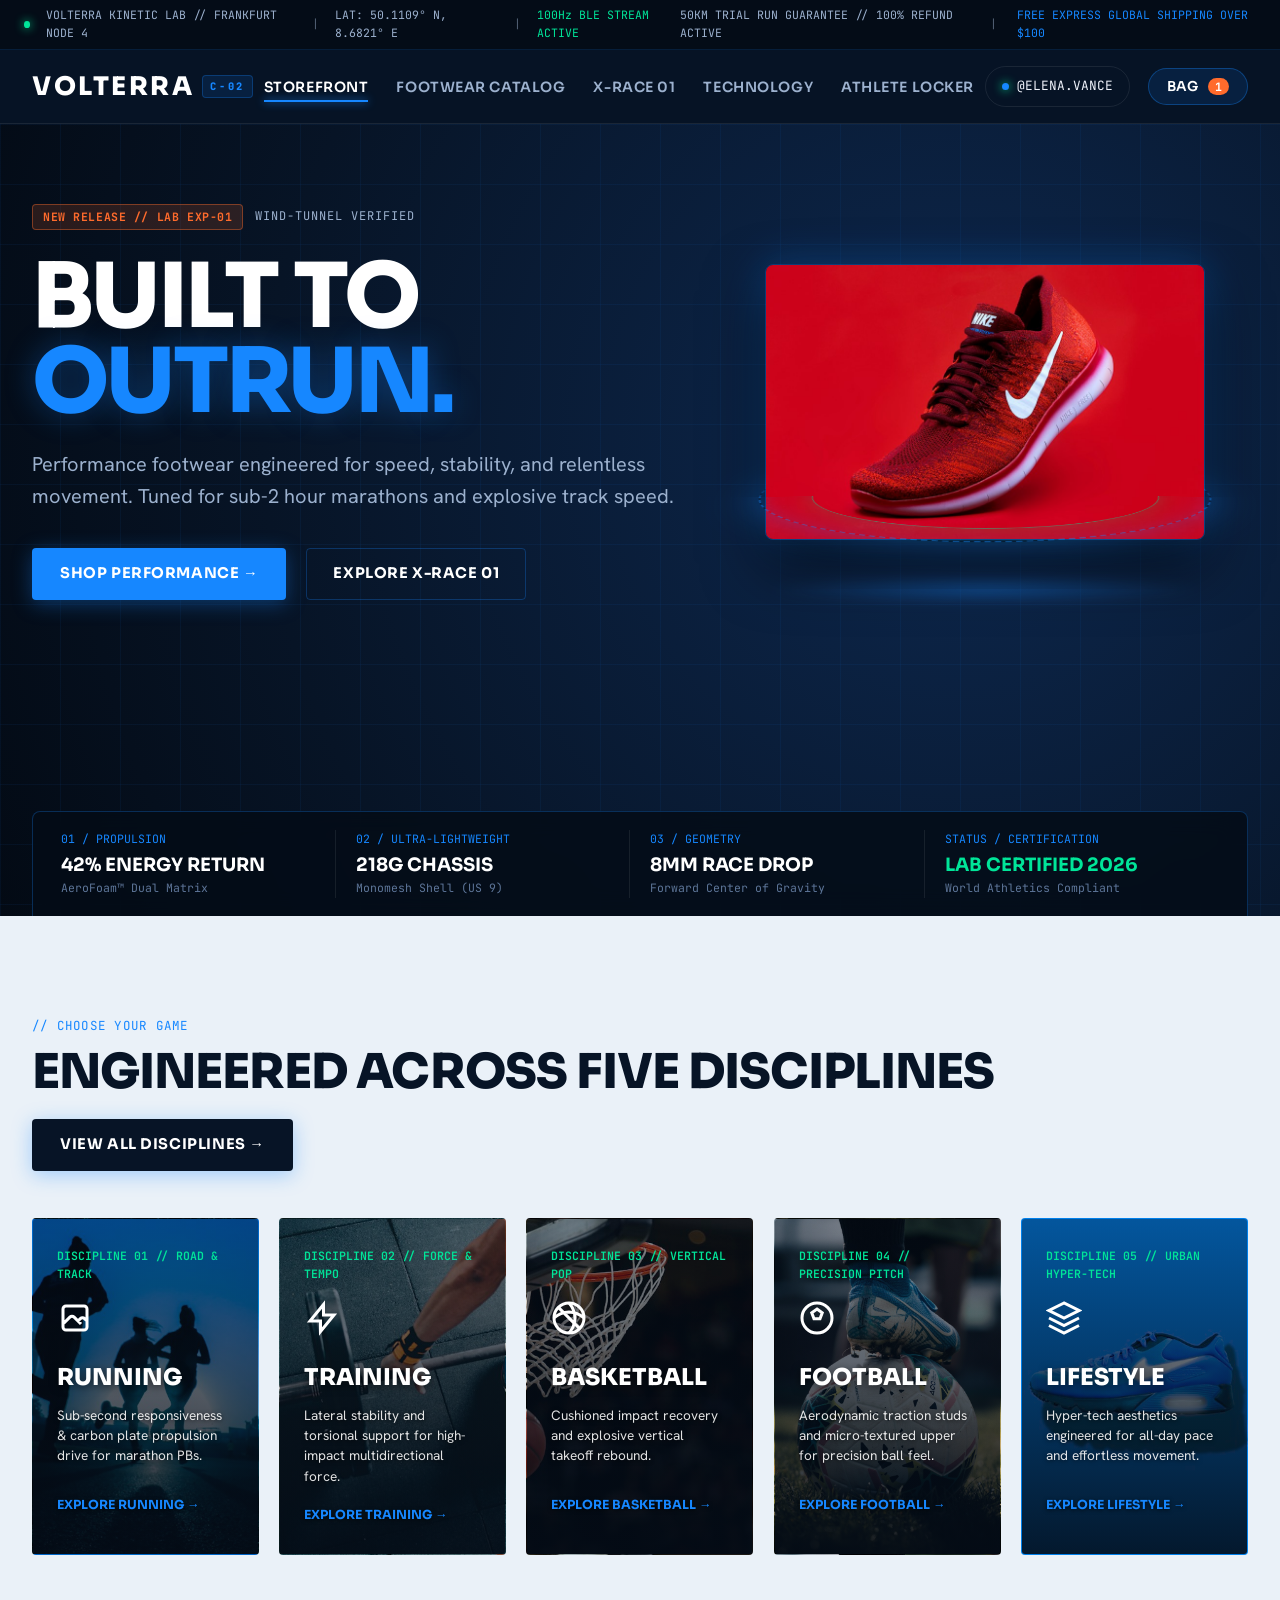
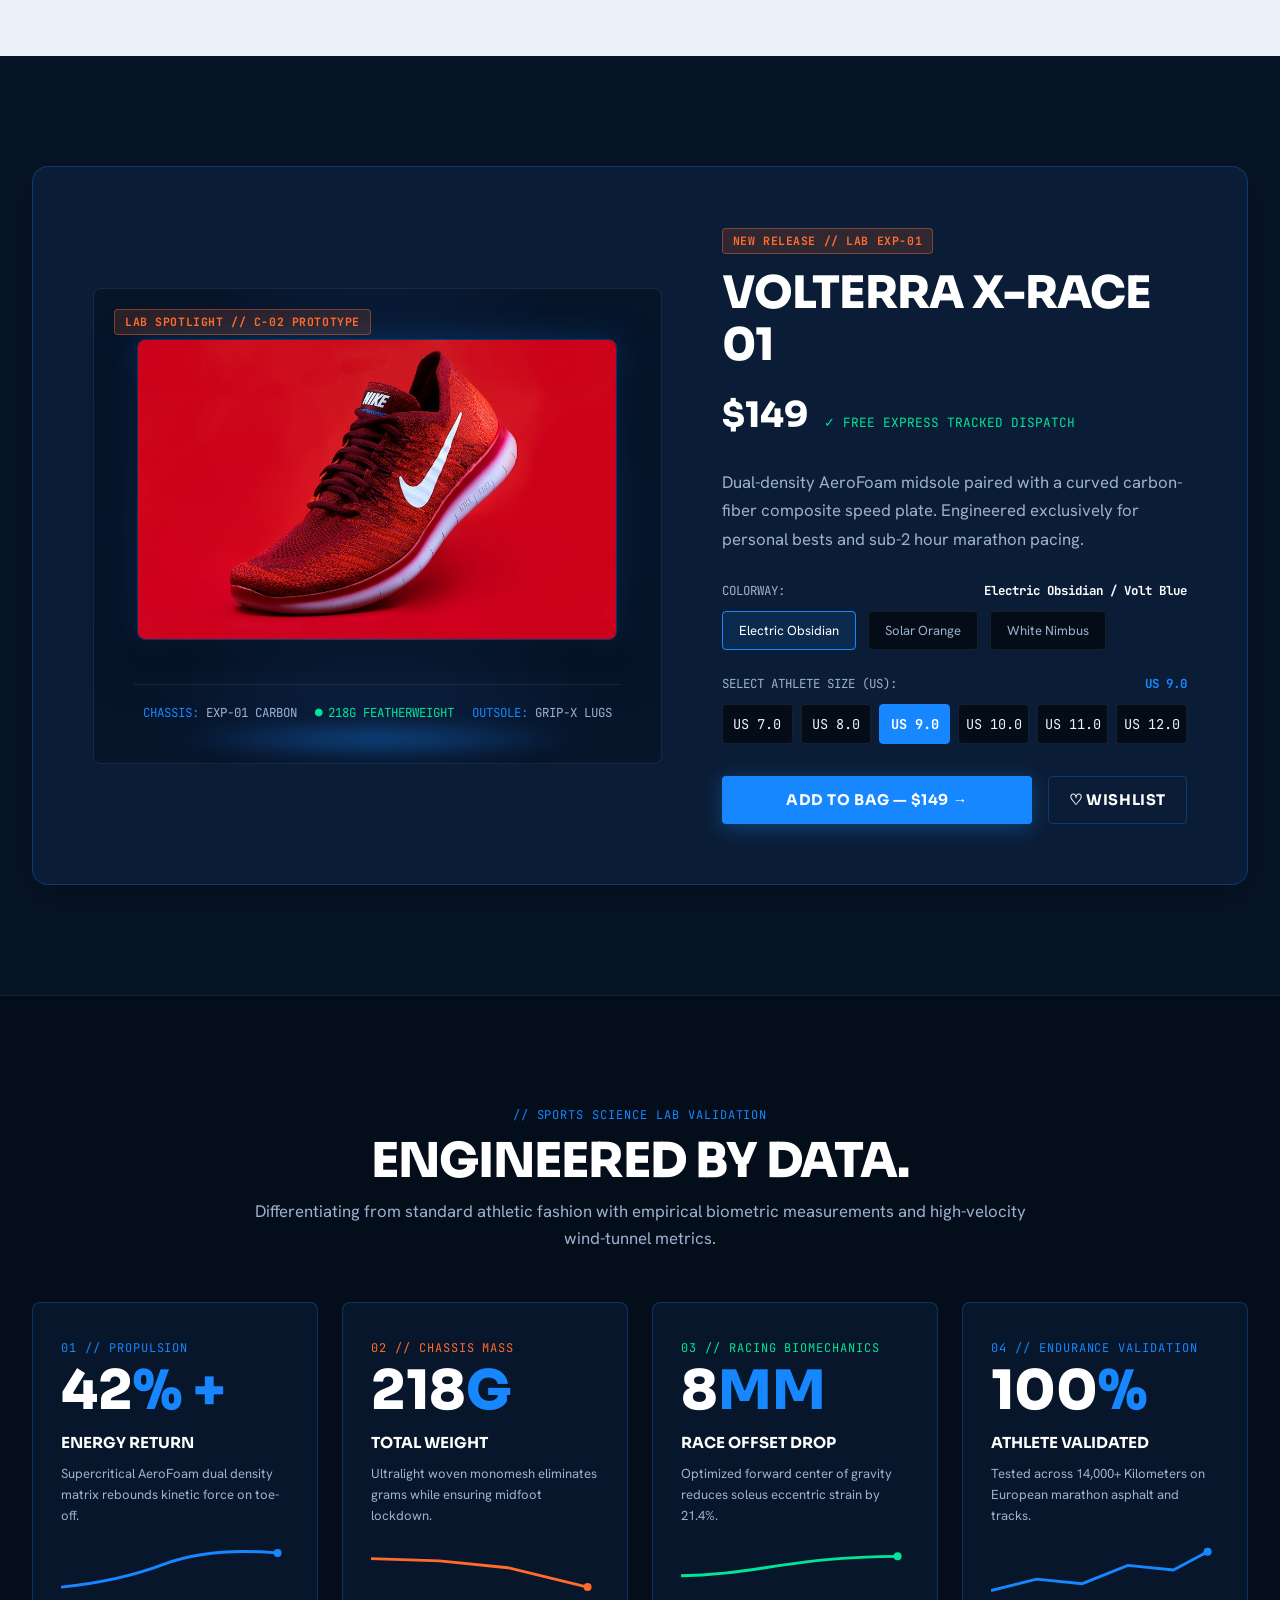
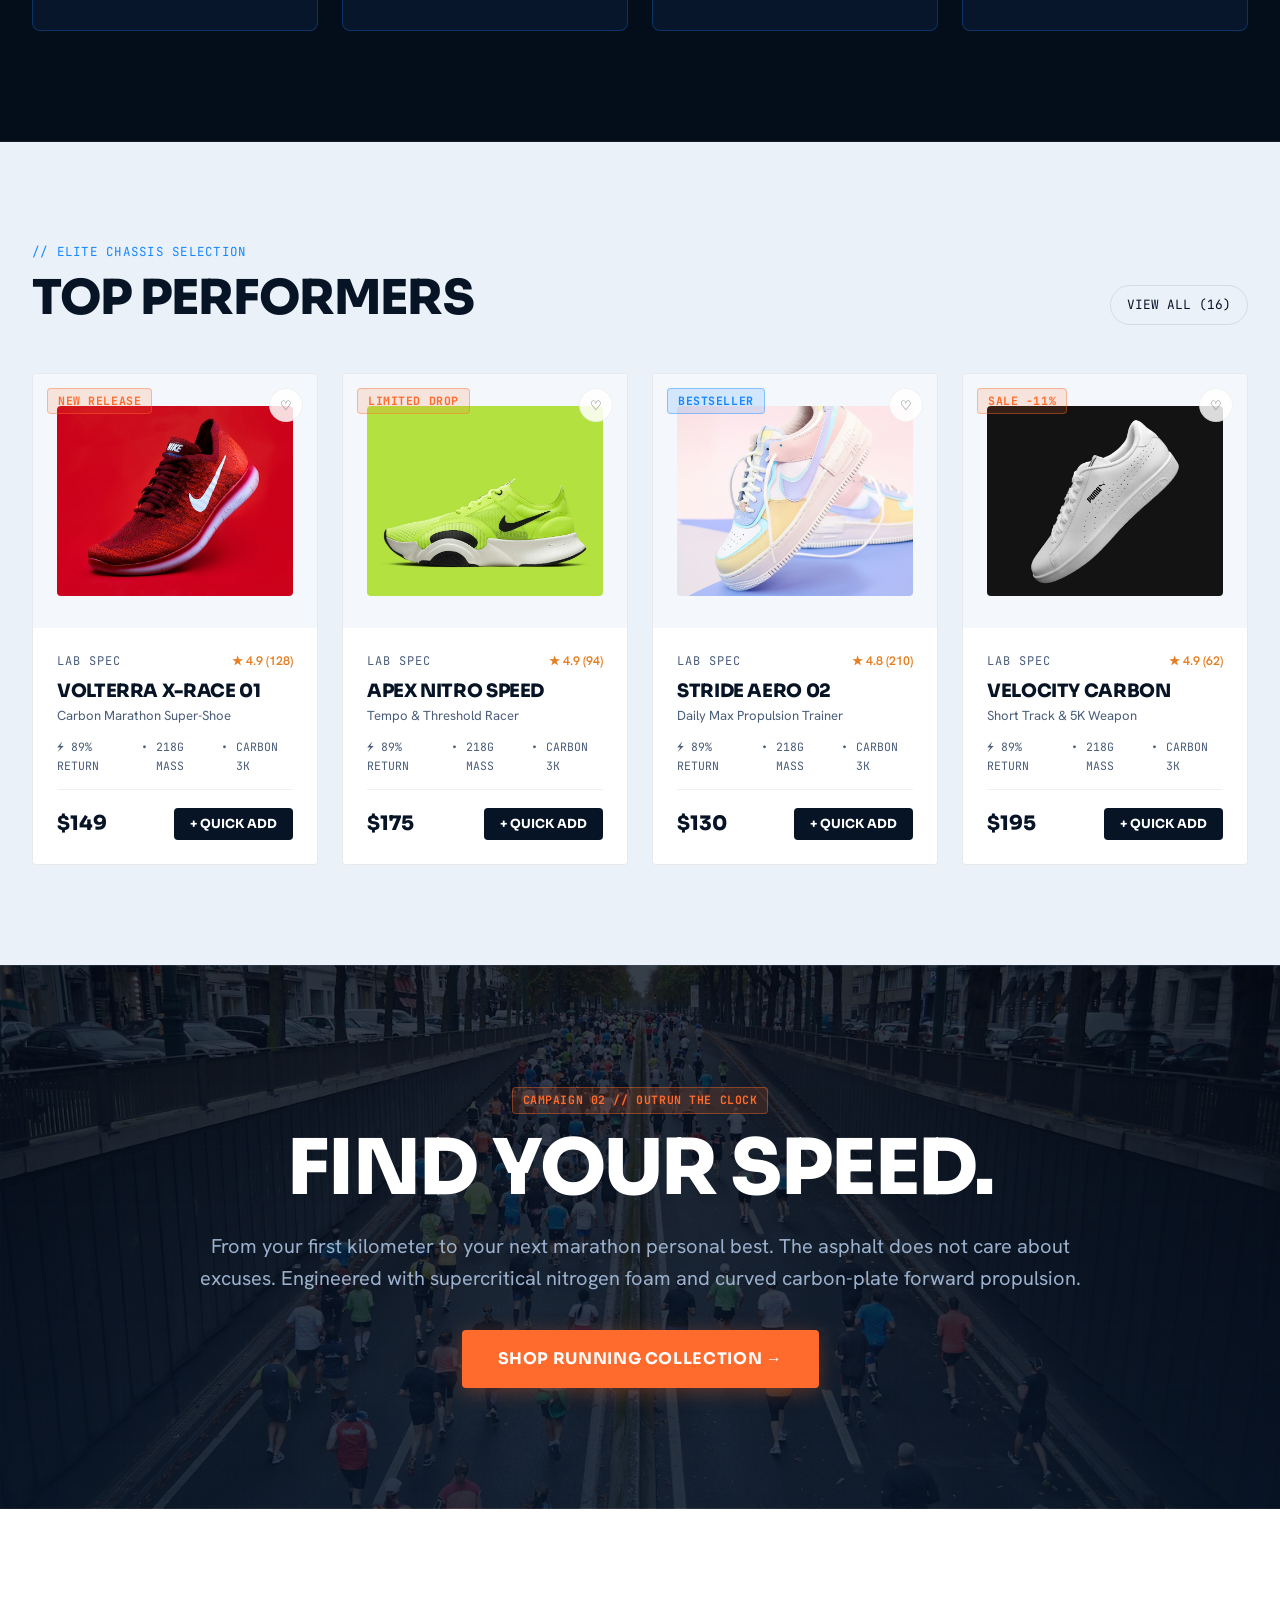
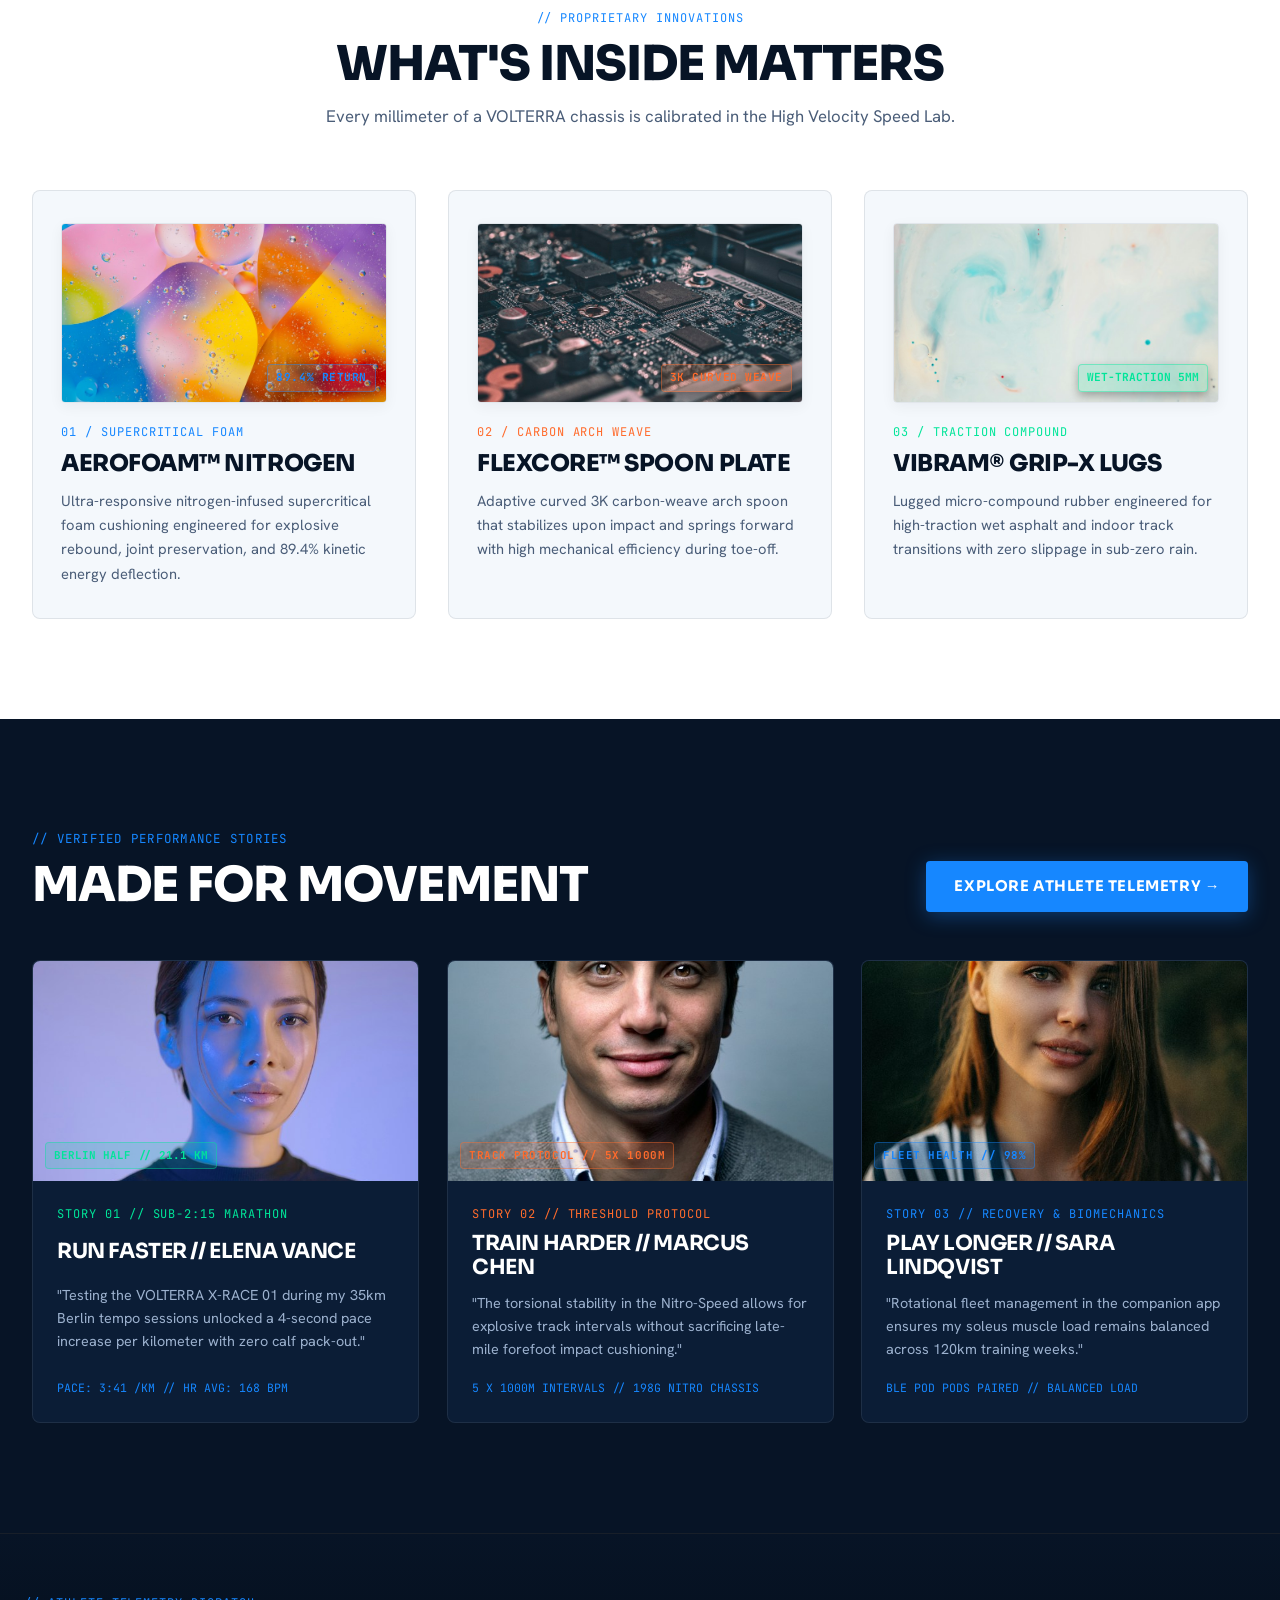
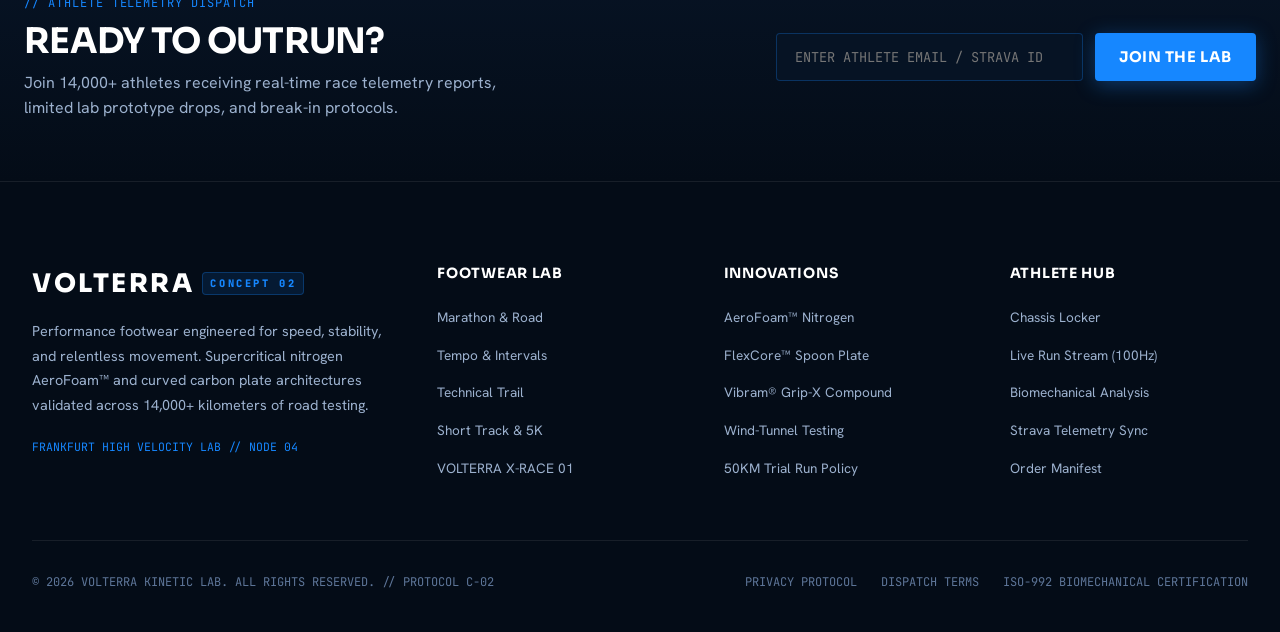
<file: index.html>
<!DOCTYPE html>
<html lang="en">
<head>
  <meta charset="UTF-8">
  <meta name="viewport" content="width=device-width, initial-scale=1.0">
  <title>VOLTERRA // Built To Outrun — Flagship Storefront Concept 02</title>
  <meta name="description" content="VOLTERRA CONCEPT 02: Built to Outrun. Agency-grade performance footwear engineered with supercritical nitrogen foam and curved carbon propulsion plates.">
  <link rel="stylesheet" href="assets/css/style.css">
  <link rel="stylesheet" href="assets/css/telemetry.css">
</head>
<body>

  <!-- Top Telemetry Ticker -->
  <div class="top-telemetry-ticker">
    <div class="ticker-left">
      <span class="pulse-indicator"></span>
      <span>VOLTERRA KINETIC LAB // FRANKFURT NODE 4</span>
      <span style="opacity: 0.5;">|</span>
      <span>LAT: 50.1109° N, 8.6821° E</span>
      <span style="opacity: 0.5;">|</span>
      <span style="color: var(--volt-green);">100Hz BLE STREAM ACTIVE</span>
    </div>
    <div style="display: flex; gap: 20px; align-items: center;">
      <span>50KM TRIAL RUN GUARANTEE // 100% REFUND ACTIVE</span>
      <span style="opacity: 0.5;">|</span>
      <span style="color: var(--electric-blue);">FREE EXPRESS GLOBAL SHIPPING OVER $100</span>
    </div>
  </div>

  <!-- Primary Site Header -->
  <header class="site-header">
    <div class="header-container">
      <div class="brand-logo-wrap">
        <a href="index.html" class="brand-logo" id="brandLogoLink">
          VOLTERRA
          <span class="brand-badge">C-02</span>
        </a>
      </div>

      <nav>
        <ul class="nav-links">
          <li>
            <a href="index.html" class="nav-link active">Storefront</a>
          </li>
          <li>
            <a href="shop.html" class="nav-link ">Footwear Catalog</a>
          </li>
          <li>
            <a href="product.html" class="nav-link ">X-RACE 01</a>
          </li>
          <li>
            <a href="technology.html" class="nav-link ">Technology</a>
          </li>
          <li>
            <a href="locker.html" class="nav-link ">Athlete Locker</a>
          </li>
        </ul>
      </nav>

      <div class="nav-actions">
        <a href="locker.html" class="action-btn" title="Elena Vance Athlete Profile">
          <span class="pulse-indicator" style="background: var(--electric-blue);"></span>
          <span>@ELENA.VANCE</span>
        </a>

        <button type="button" class="cart-toggle-btn" onclick="VOLTERRA_CART.openDrawer()" aria-label="Open Cart Drawer">
          <span>BAG</span>
          <span class="cart-count-badge">0</span>
        </button>
      </div>
    </div>
  </header>

<!-- ==========================================================================
     1. HERO SECTION (Deep Navy / Midnight Atmosphere)
     ========================================================================== -->
<section class="hero-flagship">
  <div class="hero-laser-grid"></div>

  <div class="hero-main-content">
    <div class="hero-typography-block">
      <div class="hero-badge-row">
        <span class="badge-orange">NEW RELEASE // LAB EXP-01</span>
        <span class="mono-tag" style="color: var(--text-secondary);">WIND-TUNNEL VERIFIED</span>
      </div>

      <h1 class="hero-headline">
        BUILT TO<br>
        <span>OUTRUN.</span>
      </h1>

      <p class="hero-tagline">
        Performance footwear engineered for speed, stability, and relentless movement. Tuned for sub-2 hour marathons and explosive track speed.
      </p>

      <div class="hero-cta-group">
        <a href="shop.html" class="btn-primary" id="btnShopPerformance">
          SHOP PERFORMANCE →
        </a>
        <a href="product.html" class="btn-secondary" id="btnExploreCollection">
          EXPLORE X-RACE 01
        </a>
      </div>
    </div>

    <!-- Visual Floating Chassis Stage -->
    <div class="hero-visual-showcase">
      <div class="hero-visual-chassis-stage">
        <div class="pedestal-ring"></div>
        <div class="pedestal-ring-inner"></div>
        <div class="hero-scanline-laser"></div>
        <div class="chassis-floor-reflection"></div>
        <div class="hero-chassis-img-wrap">
          <img src="assets/images/x-race-01.jpg" alt="VOLTERRA X-RACE 01 Carbon Marathon Super-Shoe" class="hero-chassis-img" loading="eager">
        </div>
      </div>
    </div>
  </div>

  <!-- Technical Telemetry HUD Bar -->
  <div class="hero-telemetry-hud-bar">
    <div class="hud-item">
      <div class="hud-index">01 / PROPULSION</div>
      <div class="hud-value">42% ENERGY RETURN</div>
      <div class="hud-sub">AeroFoam™ Dual Matrix</div>
    </div>
    <div class="hud-item">
      <div class="hud-index">02 / ULTRA-LIGHTWEIGHT</div>
      <div class="hud-value">218G CHASSIS</div>
      <div class="hud-sub">Monomesh Shell (US 9)</div>
    </div>
    <div class="hud-item">
      <div class="hud-index">03 / GEOMETRY</div>
      <div class="hud-value">8MM RACE DROP</div>
      <div class="hud-sub">Forward Center of Gravity</div>
    </div>
    <div class="hud-item">
      <div class="hud-index">STATUS / CERTIFICATION</div>
      <div class="hud-value" style="color: var(--volt-green);">LAB CERTIFIED 2026</div>
      <div class="hud-sub">World Athletics Compliant</div>
    </div>
  </div>
</section>

<!-- ==========================================================================
     2. SHOP BY SPORT (Light Blue-Gray #EAF1F8 Rhythm)
     ========================================================================== -->
<section class="section-light-rhythm">
  <div class="section-container">
    
    <div class="section-header-wrap">
      <div>
        <div class="section-subhead-tag">// CHOOSE YOUR GAME</div>
        <h2 class="section-title-dark">ENGINEERED ACROSS FIVE DISCIPLINES</h2>
      </div>
      <a href="shop.html" class="btn-primary" style="background: var(--text-dark-primary);">VIEW ALL DISCIPLINES →</a>
    </div>

    <div class="sports-grid">
      <!-- Sport 1: Running -->
      <a href="shop.html?cat=marathon" class="sport-panel-card" style="background-image: url('assets/images/sport-running.jpg');">
        <div>
          <div class="sport-code">DISCIPLINE 01 // ROAD & TRACK</div>
          <div class="sport-icon-wrap">
            <svg width="36" height="36" viewBox="0 0 24 24" fill="none" stroke="currentColor" stroke-width="2"><path d="M4 16l4.586-4.586a2 2 0 012.828 0L16 16m-2-2l1.586-1.586a2 2 0 012.828 0L20 14m-6-6h.01M6 20h12a2 2 0 002-2V6a2 2 0 00-2-2H6a2 2 0 00-2 2v12a2 2 0 002 2z"/></svg>
          </div>
          <div class="sport-name">RUNNING</div>
          <div class="sport-desc">Sub-second responsiveness & carbon plate propulsion drive for marathon PBs.</div>
        </div>
        <div class="sport-link">EXPLORE RUNNING →</div>
      </a>

      <!-- Sport 2: Training -->
      <a href="shop.html?cat=tempo" class="sport-panel-card" style="background-image: url('assets/images/sport-training.jpg');">
        <div>
          <div class="sport-code">DISCIPLINE 02 // FORCE & TEMPO</div>
          <div class="sport-icon-wrap">
            <svg width="36" height="36" viewBox="0 0 24 24" fill="none" stroke="currentColor" stroke-width="2"><path d="M13 10V3L4 14h7v7l9-11h-7z"/></svg>
          </div>
          <div class="sport-name">TRAINING</div>
          <div class="sport-desc">Lateral stability and torsional support for high-impact multidirectional force.</div>
        </div>
        <div class="sport-link">EXPLORE TRAINING →</div>
      </a>

      <!-- Sport 3: Basketball -->
      <a href="shop.html" class="sport-panel-card" style="background-image: url('assets/images/sport-basketball.jpg');">
        <div>
          <div class="sport-code">DISCIPLINE 03 // VERTICAL POP</div>
          <div class="sport-icon-wrap">
            <svg width="36" height="36" viewBox="0 0 24 24" fill="none" stroke="currentColor" stroke-width="2"><circle cx="12" cy="12" r="10"/><path d="M4.93 4.93l14.14 14.14M12 2a15.3 15.3 0 014 10 15.3 15.3 0 01-4 10M2 12a15.3 15.3 0 0110-4 15.3 15.3 0 0110 4"/></svg>
          </div>
          <div class="sport-name">BASKETBALL</div>
          <div class="sport-desc">Cushioned impact recovery and explosive vertical takeoff rebound.</div>
        </div>
        <div class="sport-link">EXPLORE BASKETBALL →</div>
      </a>

      <!-- Sport 4: Football -->
      <a href="shop.html" class="sport-panel-card" style="background-image: url('assets/images/sport-football.jpg');">
        <div>
          <div class="sport-code">DISCIPLINE 04 // PRECISION PITCH</div>
          <div class="sport-icon-wrap">
            <svg width="36" height="36" viewBox="0 0 24 24" fill="none" stroke="currentColor" stroke-width="2"><circle cx="12" cy="12" r="10"/><path d="M12 6l3.5 2.5-1.5 4h-4l-1.5-4L12 6z"/></svg>
          </div>
          <div class="sport-name">FOOTBALL</div>
          <div class="sport-desc">Aerodynamic traction studs and micro-textured upper for precision ball feel.</div>
        </div>
        <div class="sport-link">EXPLORE FOOTBALL →</div>
      </a>

      <!-- Sport 5: Lifestyle -->
      <a href="shop.html" class="sport-panel-card" style="background-image: url('assets/images/sport-lifestyle.jpg');">
        <div>
          <div class="sport-code">DISCIPLINE 05 // URBAN HYPER-TECH</div>
          <div class="sport-icon-wrap">
            <svg width="36" height="36" viewBox="0 0 24 24" fill="none" stroke="currentColor" stroke-width="2"><path d="M12 2L2 7l10 5 10-5-10-5zM2 17l10 5 10-5M2 12l10 5 10-5"/></svg>
          </div>
          <div class="sport-name">LIFESTYLE</div>
          <div class="sport-desc">Hyper-tech aesthetics engineered for all-day pace and effortless movement.</div>
        </div>
        <div class="sport-link">EXPLORE LIFESTYLE →</div>
      </a>
    </div>

  </div>
</section>

<!-- ==========================================================================
     3. FEATURED DROP: "THE NEW DROP" (Deep Navy Showcase)
     ========================================================================== -->
<section class="section-deep-navy">
  <div class="section-container">
    
    <div class="featured-drop-grid">
      <!-- Product Stage Viewport -->
      <div class="drop-visual-stage">
        <div class="badge-orange mono-tag" style="position: absolute; top: 20px; left: 20px; z-index: 5;">
          LAB SPOTLIGHT // C-02 PROTOTYPE
        </div>
        
        <div class="drop-img-container">
          <img src="assets/images/x-race-01.jpg" alt="VOLTERRA X-RACE 01 Prototype Chassis" class="drop-chassis-img" loading="lazy">
        </div>
        <div class="drop-floor-reflection"></div>

        <div class="drop-telemetry-strip">
          <div><span style="color: var(--electric-blue);">CHASSIS:</span> EXP-01 CARBON</div>
          <div class="drop-meta-pill"><span>●</span> 218G FEATHERWEIGHT</div>
          <div><span style="color: var(--electric-blue);">OUTSOLE:</span> GRIP-X LUGS</div>
        </div>
      </div>

      <!-- Purchasing Matrix & Details -->
      <div class="drop-info-col">
        <div class="badge-orange mono-tag">NEW RELEASE // LAB EXP-01</div>
        <h2>VOLTERRA X-RACE 01</h2>
        
        <div class="drop-price-row">
          <div class="drop-price">$149</div>
          <div class="drop-ship-tag">✓ FREE EXPRESS TRACKED DISPATCH</div>
        </div>

        <p class="drop-description">
          Dual-density AeroFoam midsole paired with a curved carbon-fiber composite speed plate. Engineered exclusively for personal bests and sub-2 hour marathon pacing.
        </p>

        <!-- Colorway Selector -->
        <div class="colorway-selector-block">
          <div class="selector-label-row">
            <span>COLORWAY:</span>
            <span class="selected-color-val" style="color: #ffffff; font-weight: 700;">Electric Obsidian / Volt Blue</span>
          </div>
          <div class="colorway-chips">
            <div class="colorway-chip active" data-color-name="Electric Obsidian / Volt Blue" data-color-hex="#1687ff">Electric Obsidian</div>
            <div class="colorway-chip" data-color-name="Solar Flare Orange" data-color-hex="#ff6b2c">Solar Orange</div>
            <div class="colorway-chip" data-color-name="White Nimbus / Ice Blue" data-color-hex="#c5e0ff">White Nimbus</div>
          </div>
        </div>

        <!-- Size Matrix -->
        <div class="size-selector-block">
          <div class="selector-label-row">
            <span>SELECT ATHLETE SIZE (US):</span>
            <span class="selected-size-val" style="color: var(--electric-blue); font-weight: 700;">US 9.0</span>
          </div>
          <div class="size-matrix-grid">
            <button type="button" class="size-btn">US 7.0</button>
            <button type="button" class="size-btn">US 8.0</button>
            <button type="button" class="size-btn active">US 9.0</button>
            <button type="button" class="size-btn">US 10.0</button>
            <button type="button" class="size-btn">US 11.0</button>
            <button type="button" class="size-btn">US 12.0</button>
          </div>
        </div>

        <!-- CTAs -->
        <div class="drop-actions-row">
          <button type="button" class="btn-primary" style="flex: 1;" onclick="quickAddProduct('x-race-01', 'US M 9.0')">
            ADD TO BAG — $149 →
          </button>
          <button type="button" class="btn-secondary btn-wishlist" style="padding: 14px 20px;">
            ♡ WISHLIST
          </button>
        </div>
      </div>
    </div>

  </div>
</section>

<!-- ==========================================================================
     4. PERFORMANCE DATA SECTION: "ENGINEERED BY DATA"
     ========================================================================== -->
<section class="section-midnight-data">
  <div class="section-container">
    
    <div style="text-align: center; max-width: 780px; margin: 0 auto;">
      <div class="mono-tag" style="color: var(--electric-blue); margin-bottom: 8px;">// SPORTS SCIENCE LAB VALIDATION</div>
      <h2 class="section-title-white">ENGINEERED BY DATA.</h2>
      <p style="color: var(--text-secondary); margin-top: 10px; font-size: 1.05rem;">
        Differentiating from standard athletic fashion with empirical biometric measurements and high-velocity wind-tunnel metrics.
      </p>
    </div>

    <div class="data-stats-grid">
      <div class="data-card">
        <div class="mono-tag" style="color: var(--electric-blue); margin-bottom: 6px;">01 // PROPULSION</div>
        <div class="data-metric-big">42% <span>+</span></div>
        <div class="data-metric-label">ENERGY RETURN</div>
        <div class="data-metric-detail">Supercritical AeroFoam dual density matrix rebounds kinetic force on toe-off.</div>
        <div class="data-graph-snippet">
          <svg viewBox="0 0 200 40" fill="none" width="100%" height="100%"><path d="M0 35 Q 50 30, 90 15 T 190 5" stroke="#1687ff" stroke-width="2.5" fill="none"/><circle cx="190" cy="5" r="3.5" fill="#1687ff"/></svg>
        </div>
      </div>

      <div class="data-card">
        <div class="mono-tag" style="color: var(--energy-orange); margin-bottom: 6px;">02 // CHASSIS MASS</div>
        <div class="data-metric-big">218G</div>
        <div class="data-metric-label">TOTAL WEIGHT</div>
        <div class="data-metric-detail">Ultralight woven monomesh eliminates grams while ensuring midfoot lockdown.</div>
        <div class="data-graph-snippet">
          <svg viewBox="0 0 200 40" fill="none" width="100%" height="100%"><path d="M0 10 L 60 12 L 120 18 L 190 35" stroke="#ff6b2c" stroke-width="2.5" fill="none"/><circle cx="190" cy="35" r="3.5" fill="#ff6b2c"/></svg>
        </div>
      </div>

      <div class="data-card">
        <div class="mono-tag" style="color: var(--volt-green); margin-bottom: 6px;">03 // RACING BIOMECHANICS</div>
        <div class="data-metric-big">8MM</div>
        <div class="data-metric-label">RACE OFFSET DROP</div>
        <div class="data-metric-detail">Optimized forward center of gravity reduces soleus eccentric strain by 21.4%.</div>
        <div class="data-graph-snippet">
          <svg viewBox="0 0 200 40" fill="none" width="100%" height="100%"><path d="M0 25 C 60 25, 100 8, 190 8" stroke="#00e599" stroke-width="2.5" fill="none"/><circle cx="190" cy="8" r="3.5" fill="#00e599"/></svg>
        </div>
      </div>

      <div class="data-card">
        <div class="mono-tag" style="color: var(--electric-blue); margin-bottom: 6px;">04 // ENDURANCE VALIDATION</div>
        <div class="data-metric-big">100%</div>
        <div class="data-metric-label">ATHLETE VALIDATED</div>
        <div class="data-metric-detail">Tested across 14,000+ Kilometers on European marathon asphalt and tracks.</div>
        <div class="data-graph-snippet">
          <svg viewBox="0 0 200 40" fill="none" width="100%" height="100%"><path d="M0 38 L 40 28 L 80 32 L 120 16 L 160 20 L 190 4" stroke="#1687ff" stroke-width="2.5" fill="none"/><circle cx="190" cy="4" r="3.5" fill="#1687ff"/></svg>
        </div>
      </div>
    </div>

  </div>
</section>

<!-- ==========================================================================
     5. TOP PERFORMERS CAROUSEL (Light Blue-Gray Section Rhythm)
     ========================================================================== -->
<section class="section-light-rhythm">
  <div class="section-container">
    
    <div class="section-header-wrap">
      <div>
        <div class="section-subhead-tag">// ELITE CHASSIS SELECTION</div>
        <h2 class="section-title-dark">TOP PERFORMERS</h2>
      </div>

      <div style="display: flex; gap: 8px;">
        <a href="shop.html" class="action-btn" style="color: var(--text-dark-primary); border-color: var(--border-light);">VIEW ALL (16)</a>
      </div>
    </div>

    <div class="product-cards-grid">
            <div class="product-card">
        <div class="product-media-wrap">
          <span class="badge-orange product-badge-float">NEW RELEASE</span>
          <button type="button" class="wishlist-float-btn" aria-label="Add to wishlist">♡</button>
          
          <div class="card-shoe-media">
            <img src="assets/images/x-race-01.jpg" alt="VOLTERRA X-RACE 01" class="product-card-photo" loading="lazy">
          </div>
        </div>

        <div class="product-info-wrap">
          <div class="product-meta-row">
            <span class="mono-tag" style="color: var(--text-dark-secondary);">LAB SPEC</span>
            <span class="product-rating">★ 4.9 (128)</span>
          </div>

          <h3 class="product-title">VOLTERRA X-RACE 01</h3>
          <div class="product-category-sub">Carbon Marathon Super-Shoe</div>

          <div class="product-specs-chip-bar">
            <span>⚡ 89% RETURN</span>
            <span>•</span>
            <span>218G MASS</span>
            <span>•</span>
            <span>CARBON 3K</span>
          </div>

          <div class="product-price-action-row">
            <div class="card-price">$149</div>
            <button type="button" class="card-quick-add-btn" onclick="quickAddProduct('x-race-01', 'US M 9.0')">
              + QUICK ADD
            </button>
          </div>
        </div>
      </div>
            <div class="product-card">
        <div class="product-media-wrap">
          <span class="badge-orange product-badge-float">LIMITED DROP</span>
          <button type="button" class="wishlist-float-btn" aria-label="Add to wishlist">♡</button>
          
          <div class="card-shoe-media">
            <img src="assets/images/apex-nitro.jpg" alt="APEX NITRO SPEED" class="product-card-photo" loading="lazy">
          </div>
        </div>

        <div class="product-info-wrap">
          <div class="product-meta-row">
            <span class="mono-tag" style="color: var(--text-dark-secondary);">LAB SPEC</span>
            <span class="product-rating">★ 4.9 (94)</span>
          </div>

          <h3 class="product-title">APEX NITRO SPEED</h3>
          <div class="product-category-sub">Tempo & Threshold Racer</div>

          <div class="product-specs-chip-bar">
            <span>⚡ 89% RETURN</span>
            <span>•</span>
            <span>218G MASS</span>
            <span>•</span>
            <span>CARBON 3K</span>
          </div>

          <div class="product-price-action-row">
            <div class="card-price">$175</div>
            <button type="button" class="card-quick-add-btn" onclick="quickAddProduct('apex-nitro-speed', 'US M 9.0')">
              + QUICK ADD
            </button>
          </div>
        </div>
      </div>
            <div class="product-card">
        <div class="product-media-wrap">
          <span class="badge-blue product-badge-float">BESTSELLER</span>
          <button type="button" class="wishlist-float-btn" aria-label="Add to wishlist">♡</button>
          
          <div class="card-shoe-media">
            <img src="assets/images/stride-aero.jpg" alt="STRIDE AERO 02" class="product-card-photo" loading="lazy">
          </div>
        </div>

        <div class="product-info-wrap">
          <div class="product-meta-row">
            <span class="mono-tag" style="color: var(--text-dark-secondary);">LAB SPEC</span>
            <span class="product-rating">★ 4.8 (210)</span>
          </div>

          <h3 class="product-title">STRIDE AERO 02</h3>
          <div class="product-category-sub">Daily Max Propulsion Trainer</div>

          <div class="product-specs-chip-bar">
            <span>⚡ 89% RETURN</span>
            <span>•</span>
            <span>218G MASS</span>
            <span>•</span>
            <span>CARBON 3K</span>
          </div>

          <div class="product-price-action-row">
            <div class="card-price">$130</div>
            <button type="button" class="card-quick-add-btn" onclick="quickAddProduct('stride-aero-02', 'US M 9.0')">
              + QUICK ADD
            </button>
          </div>
        </div>
      </div>
            <div class="product-card">
        <div class="product-media-wrap">
          <span class="badge-orange product-badge-float">SALE -11%</span>
          <button type="button" class="wishlist-float-btn" aria-label="Add to wishlist">♡</button>
          
          <div class="card-shoe-media">
            <img src="assets/images/velocity-carbon.jpg" alt="VELOCITY CARBON" class="product-card-photo" loading="lazy">
          </div>
        </div>

        <div class="product-info-wrap">
          <div class="product-meta-row">
            <span class="mono-tag" style="color: var(--text-dark-secondary);">LAB SPEC</span>
            <span class="product-rating">★ 4.9 (62)</span>
          </div>

          <h3 class="product-title">VELOCITY CARBON</h3>
          <div class="product-category-sub">Short Track & 5K Weapon</div>

          <div class="product-specs-chip-bar">
            <span>⚡ 89% RETURN</span>
            <span>•</span>
            <span>218G MASS</span>
            <span>•</span>
            <span>CARBON 3K</span>
          </div>

          <div class="product-price-action-row">
            <div class="card-price">$195</div>
            <button type="button" class="card-quick-add-btn" onclick="quickAddProduct('velocity-carbon-matrix', 'US M 9.0')">
              + QUICK ADD
            </button>
          </div>
        </div>
      </div>
          </div>

  </div>
</section>

<!-- ==========================================================================
     6. EDITORIAL CAMPAIGN BANNER: "FIND YOUR SPEED"
     ========================================================================== -->
<section style="background: linear-gradient(180deg, rgba(3, 10, 23, 0.78) 0%, rgba(7, 20, 38, 0.85) 100%), url('assets/images/campaign-speed.jpg') center/cover no-repeat; padding: 120px 32px; position: relative; overflow: hidden; border-top: 1px solid var(--border-dark); border-bottom: 1px solid var(--border-dark);">
  <div class="hero-laser-grid" style="opacity: 0.3;"></div>
  
  <div class="section-container" style="position: relative; z-index: 10; max-width: 900px; margin: 0 auto; text-align: center;">
    <span class="badge-orange mono-tag" style="margin-bottom: 16px;">CAMPAIGN 02 // OUTRUN THE CLOCK</span>
    <h2 style="font-size: clamp(2.8rem, 6vw, 5rem); font-weight: 900; color: #ffffff; text-transform: uppercase; line-height: 1; margin-bottom: 24px;">
      FIND YOUR SPEED.
    </h2>
    <p style="font-size: 1.25rem; color: var(--text-secondary); line-height: 1.6; margin-bottom: 36px;">
      From your first kilometer to your next marathon personal best. The asphalt does not care about excuses. Engineered with supercritical nitrogen foam and curved carbon-plate forward propulsion.
    </p>
    <a href="shop.html?cat=marathon" class="btn-orange" style="font-size: 1rem; padding: 16px 36px;">
      SHOP RUNNING COLLECTION →
    </a>
  </div>
</section>

<!-- ==========================================================================
     7. TECHNOLOGY SECTION: "WHAT'S INSIDE MATTERS"
     ========================================================================== -->
<section style="background: #ffffff; color: var(--text-dark-primary); padding: 100px 32px;">
  <div class="section-container">
    
    <div style="text-align: center; max-width: 760px; margin: 0 auto 60px;">
      <div class="mono-tag" style="color: var(--electric-blue); margin-bottom: 8px;">// PROPRIETARY INNOVATIONS</div>
      <h2 class="section-title-dark">WHAT'S INSIDE MATTERS</h2>
      <p style="color: var(--text-dark-secondary); margin-top: 12px; font-size: 1.05rem;">
        Every millimeter of a VOLTERRA chassis is calibrated in the High Velocity Speed Lab.
      </p>
    </div>

    <div class="tech-cards-grid">
      
      <!-- Tech 1 -->
      <div style="background: #f4f8fc; border-radius: var(--radius-md); padding: 32px 28px; border: 1px solid var(--border-light); display: flex; flex-direction: column;">
        <div class="tech-card-visual">
          <img src="assets/images/tech-aerofoam.jpg" alt="AeroFoam Supercritical Nitrogen Cushioning" class="tech-card-img" loading="lazy">
          <span class="badge-blue tech-card-metric-badge">89.4% RETURN</span>
        </div>
        <div class="mono-tag" style="color: var(--electric-blue); margin-bottom: 8px;">01 / SUPERCRITICAL FOAM</div>
        <h3 style="font-size: 1.45rem; font-weight: 800; color: var(--text-dark-primary); margin-bottom: 12px;">AEROFOAM™ NITROGEN</h3>
        <p style="color: var(--text-dark-secondary); font-size: 0.92rem; line-height: 1.65;">
          Ultra-responsive nitrogen-infused supercritical foam cushioning engineered for explosive rebound, joint preservation, and 89.4% kinetic energy deflection.
        </p>
      </div>

      <!-- Tech 2 -->
      <div style="background: #f4f8fc; border-radius: var(--radius-md); padding: 32px 28px; border: 1px solid var(--border-light); display: flex; flex-direction: column;">
        <div class="tech-card-visual">
          <img src="assets/images/tech-flexcore.jpg" alt="FlexCore Spoon Plate Carbon Fiber Weave" class="tech-card-img" loading="lazy">
          <span class="badge-orange tech-card-metric-badge">3K CURVED WEAVE</span>
        </div>
        <div class="mono-tag" style="color: var(--energy-orange); margin-bottom: 8px;">02 / CARBON ARCH WEAVE</div>
        <h3 style="font-size: 1.45rem; font-weight: 800; color: var(--text-dark-primary); margin-bottom: 12px;">FLEXCORE™ SPOON PLATE</h3>
        <p style="color: var(--text-dark-secondary); font-size: 0.92rem; line-height: 1.65;">
          Adaptive curved 3K carbon-weave arch spoon that stabilizes upon impact and springs forward with high mechanical efficiency during toe-off.
        </p>
      </div>

      <!-- Tech 3 -->
      <div style="background: #f4f8fc; border-radius: var(--radius-md); padding: 32px 28px; border: 1px solid var(--border-light); display: flex; flex-direction: column;">
        <div class="tech-card-visual">
          <img src="assets/images/tech-gripx.jpg" alt="Vibram Grip-X Outsole Lugs" class="tech-card-img" loading="lazy">
          <span class="badge-volt tech-card-metric-badge">WET-TRACTION 5MM</span>
        </div>
        <div class="mono-tag" style="color: var(--volt-green); margin-bottom: 8px;">03 / TRACTION COMPOUND</div>
        <h3 style="font-size: 1.45rem; font-weight: 800; color: var(--text-dark-primary); margin-bottom: 12px;">VIBRAM® GRIP-X LUGS</h3>
        <p style="color: var(--text-dark-secondary); font-size: 0.92rem; line-height: 1.65;">
          Lugged micro-compound rubber engineered for high-traction wet asphalt and indoor track transitions with zero slippage in sub-zero rain.
        </p>
      </div>

    </div>

  </div>
</section>

<!-- ==========================================================================
     8. ATHLETE STORIES: "MADE FOR MOVEMENT"
     ========================================================================== -->
<section class="section-deep-navy">
  <div class="section-container">
    
    <div class="section-header-wrap">
      <div>
        <div class="section-subhead-tag">// VERIFIED PERFORMANCE STORIES</div>
        <h2 class="section-title-white">MADE FOR MOVEMENT</h2>
      </div>
      <a href="locker.html" class="btn-primary">EXPLORE ATHLETE TELEMETRY →</a>
    </div>

    <div class="athlete-stories-grid">
      
      <!-- Story 1 -->
      <div class="athlete-story-card">
        <div class="story-athlete-photo-wrap">
          <img src="assets/images/athlete-elena.jpg" alt="Elena Vance - Marathon Competitor" class="story-athlete-photo" loading="lazy">
          <span class="badge-volt story-badge-float">BERLIN HALF // 21.1 KM</span>
        </div>
        <div class="story-content-wrap">
          <div class="mono-tag" style="color: var(--volt-green); margin-bottom: 8px;">STORY 01 // SUB-2:15 MARATHON</div>
          <h3 style="font-size: 1.3rem; color: #ffffff; margin-bottom: 12px;">RUN FASTER // ELENA VANCE</h3>
          <p style="color: var(--text-secondary); font-size: 0.9rem; line-height: 1.6; margin-bottom: 18px;">
            "Testing the VOLTERRA X-RACE 01 during my 35km Berlin tempo sessions unlocked a 4-second pace increase per kilometer with zero calf pack-out."
          </p>
          <div style="font-family: var(--font-mono); font-size: 0.72rem; color: var(--electric-blue);">
            PACE: 3:41 /KM // HR AVG: 168 BPM
          </div>
        </div>
      </div>

      <!-- Story 2 -->
      <div class="athlete-story-card">
        <div class="story-athlete-photo-wrap">
          <img src="assets/images/athlete-marcus.jpg" alt="Marcus Chen - Track Specialist" class="story-athlete-photo" loading="lazy">
          <span class="badge-orange story-badge-float">TRACK PROTOCOL // 5X 1000M</span>
        </div>
        <div class="story-content-wrap">
          <div class="mono-tag" style="color: var(--energy-orange); margin-bottom: 8px;">STORY 02 // THRESHOLD PROTOCOL</div>
          <h3 style="font-size: 1.3rem; color: #ffffff; margin-bottom: 12px;">TRAIN HARDER // MARCUS CHEN</h3>
          <p style="color: var(--text-secondary); font-size: 0.9rem; line-height: 1.6; margin-bottom: 18px;">
            "The torsional stability in the Nitro-Speed allows for explosive track intervals without sacrificing late-mile forefoot impact cushioning."
          </p>
          <div style="font-family: var(--font-mono); font-size: 0.72rem; color: var(--electric-blue);">
            5 X 1000M INTERVALS // 198G NITRO CHASSIS
          </div>
        </div>
      </div>

      <!-- Story 3 -->
      <div class="athlete-story-card">
        <div class="story-athlete-photo-wrap">
          <img src="assets/images/athlete-sara.jpg" alt="Sara Lindqvist - Biomechanics Athlete" class="story-athlete-photo" loading="lazy">
          <span class="badge-blue story-badge-float">FLEET HEALTH // 98%</span>
        </div>
        <div class="story-content-wrap">
          <div class="mono-tag" style="color: var(--electric-blue); margin-bottom: 8px;">STORY 03 // RECOVERY & BIOMECHANICS</div>
          <h3 style="font-size: 1.3rem; color: #ffffff; margin-bottom: 12px;">PLAY LONGER // SARA LINDQVIST</h3>
          <p style="color: var(--text-secondary); font-size: 0.9rem; line-height: 1.6; margin-bottom: 18px;">
            "Rotational fleet management in the companion app ensures my soleus muscle load remains balanced across 120km training weeks."
          </p>
          <div style="font-family: var(--font-mono); font-size: 0.72rem; color: var(--electric-blue);">
            BLE POD PODS PAIRED // BALANCED LOAD
          </div>
        </div>
      </div>

    </div>

  </div>
</section>

  <!-- Newsletter & Brand Lab Transition Banner -->
  <section style="background: linear-gradient(180deg, var(--bg-deep-navy) 0%, var(--bg-midnight-dark) 100%); padding: 60px 24px; border-top: 1px solid var(--border-dark);">
    <div class="newsletter-banner-box">
      <div>
        <div class="mono-tag" style="color: var(--electric-blue); margin-bottom: 8px;">// ATHLETE TELEMETRY DISPATCH</div>
        <h2 style="font-size: clamp(1.8rem, 4vw, 2.2rem); color: #ffffff; text-transform: uppercase;">READY TO OUTRUN?</h2>
        <p style="color: var(--text-secondary); max-width: 500px; margin-top: 8px;">
          Join 14,000+ athletes receiving real-time race telemetry reports, limited lab prototype drops, and break-in protocols.
        </p>
      </div>

      <form id="newsletterForm" class="newsletter-form-row">
        <input type="email" placeholder="ENTER ATHLETE EMAIL / STRAVA ID" required style="flex-grow: 1; background: #061324; border: 1px solid var(--border-dark-highlight); color: #ffffff; padding: 14px 18px; border-radius: var(--radius-sm); font-family: var(--font-mono); font-size: 0.85rem;">
        <button type="submit" class="btn-primary" style="padding: 14px 24px; white-space: nowrap;">JOIN THE LAB</button>
      </form>
    </div>
  </section>

  <!-- Master Site Footer -->
  <footer class="site-footer">
    <div class="footer-container">
      <div class="footer-top-grid">
        <div class="footer-brand-bio">
          <div class="brand-logo" style="margin-bottom: 14px;">
            VOLTERRA
            <span class="brand-badge">CONCEPT 02</span>
          </div>
          <p>
            Performance footwear engineered for speed, stability, and relentless movement. Supercritical nitrogen AeroFoam™ and curved carbon plate architectures validated across 14,000+ kilometers of road testing.
          </p>
          <div style="margin-top: 20px; font-family: var(--font-mono); font-size: 0.72rem; color: var(--electric-blue);">
            FRANKFURT HIGH VELOCITY LAB // NODE 04
          </div>
        </div>

        <div>
          <div class="footer-col-title">Footwear Lab</div>
          <ul class="footer-links-list">
            <li><a href="shop.html?cat=marathon">Marathon & Road</a></li>
            <li><a href="shop.html?cat=tempo">Tempo & Intervals</a></li>
            <li><a href="shop.html?cat=trail">Technical Trail</a></li>
            <li><a href="shop.html?cat=track">Short Track & 5K</a></li>
            <li><a href="product.html">VOLTERRA X-RACE 01</a></li>
          </ul>
        </div>

        <div>
          <div class="footer-col-title">Innovations</div>
          <ul class="footer-links-list">
            <li><a href="technology.html#aerofoam">AeroFoam™ Nitrogen</a></li>
            <li><a href="technology.html#flexcore">FlexCore™ Spoon Plate</a></li>
            <li><a href="technology.html#gripx">Vibram® Grip-X Compound</a></li>
            <li><a href="technology.html#windtunnel">Wind-Tunnel Testing</a></li>
            <li><a href="technology.html#guarantee">50KM Trial Run Policy</a></li>
          </ul>
        </div>

        <div>
          <div class="footer-col-title">Athlete Hub</div>
          <ul class="footer-links-list">
            <li><a href="locker.html?tab=locker">Chassis Locker</a></li>
            <li><a href="locker.html?tab=activerun">Live Run Stream (100Hz)</a></li>
            <li><a href="locker.html?tab=postrun">Biomechanical Analysis</a></li>
            <li><a href="locker.html?tab=strava">Strava Telemetry Sync</a></li>
            <li><a href="checkout.html">Order Manifest</a></li>
          </ul>
        </div>
      </div>

      <div class="footer-bottom-row">
        <div>© 2026 VOLTERRA KINETIC LAB. ALL RIGHTS RESERVED. // PROTOCOL C-02</div>
        <div style="display: flex; gap: 24px;">
          <span>PRIVACY PROTOCOL</span>
          <span>DISPATCH TERMS</span>
          <span>ISO-992 BIOMECHANICAL CERTIFICATION</span>
        </div>
      </div>
    </div>
  </footer>

  <!-- Mobile Bottom App Navigation Bar -->
  <nav class="mobile-bottom-nav" aria-label="Mobile Navigation">
    <a href="index.html" class="mob-nav-item active">
      <svg viewBox="0 0 24 24" fill="none" stroke="currentColor" stroke-width="2"><path d="M3 9l9-7 9 7v11a2 2 0 0 1-2 2H5a2 2 0 0 1-2-2z"/><polyline points="9 22 9 12 15 12 15 22"/></svg>
      <span>Store</span>
    </a>
    <a href="shop.html" class="mob-nav-item ">
      <svg viewBox="0 0 24 24" fill="none" stroke="currentColor" stroke-width="2"><rect x="2" y="3" width="20" height="14" rx="2" ry="2"/><line x1="8" y1="21" x2="16" y2="21"/><line x1="12" y1="17" x2="12" y2="21"/></svg>
      <span>Catalog</span>
    </a>
    <a href="product.html" class="mob-nav-item ">
      <svg viewBox="0 0 24 24" fill="none" stroke="currentColor" stroke-width="2"><circle cx="12" cy="12" r="10"/><polyline points="12 6 12 12 16 14"/></svg>
      <span>X-Race</span>
    </a>
    <a href="locker.html" class="mob-nav-item ">
      <svg viewBox="0 0 24 24" fill="none" stroke="currentColor" stroke-width="2"><path d="M20 21v-2a4 4 0 0 0-4-4H8a4 4 0 0 0-4 4v2"/><circle cx="12" cy="7" r="4"/></svg>
      <span>Locker</span>
    </a>
    <button type="button" class="mob-nav-item" style="background: none; border: none; cursor: pointer;" onclick="VOLTERRA_CART.openDrawer()">
      <svg viewBox="0 0 24 24" fill="none" stroke="currentColor" stroke-width="2"><circle cx="9" cy="21" r="1"/><circle cx="20" cy="21" r="1"/><path d="M1 1h4l2.68 13.39a2 2 0 0 0 2 1.61h9.72a2 2 0 0 0 2-1.61L23 6H6"/></svg>
      <span>Bag (<span class="cart-count-badge">0</span>)</span>
    </button>
  </nav>

  <!-- Include Cart Drawer & Scripts -->
  <!-- Slide-over Cart Drawer Backdrop -->
<div class="cart-backdrop" id="cartBackdrop">
  <div class="cart-drawer-panel" id="cartDrawerPanel">
    
    <div class="drawer-header">
      <div class="drawer-title">
        <span>BAG / TELEMETRY INDEX</span>
        <span class="badge-blue mono-tag">C-02</span>
      </div>
      <button type="button" class="drawer-close-btn" onclick="VOLTERRA_CART.closeDrawer()" aria-label="Close Bag">✕</button>
    </div>

    <!-- Free Shipping Progress Meter -->
    <div class="free-ship-meter-wrap">
      <div class="meter-text" id="freeShipText">
        <span>⚡ FREE EXPRESS DISPATCH UNLOCKED ($149 / $100 QUALIFIED)</span>
      </div>
      <div class="meter-progress-track">
        <div class="meter-progress-fill" id="freeShipFill" style="width: 100%;"></div>
      </div>
    </div>

    <!-- Cart Items Scroll List -->
    <div class="drawer-items-list" id="drawerItemsList">
      <!-- Injected dynamically by VOLTERRA_CART.updateUI() -->
    </div>

    <!-- Recommended Add-ons -->
    <div style="padding: 16px 24px; background: rgba(4, 12, 23, 0.6); border-top: 1px solid var(--border-dark);">
      <div style="font-family: var(--font-mono); font-size: 0.72rem; color: var(--text-secondary); margin-bottom: 8px;">
        RECOMMENDED RACE DAY ACCESSORIES:
      </div>
      <div style="display: flex; gap: 8px;">
        <button type="button" class="action-btn" style="padding: 6px 12px; font-size: 0.72rem;" onclick="VOLTERRA_CART.addItem({id:'socks', title:'PRO CARBON SOCKS', price:24.00, colors:[{name:'Stealth Carbon', hex:'#1687ff'}]})">
          + PRO SOCKS ($24)
        </button>
        <button type="button" class="action-btn" style="padding: 6px 12px; font-size: 0.72rem;" onclick="VOLTERRA_CART.addItem({id:'flask', title:'SPEED NUTRITION FLASK', price:18.00, colors:[{name:'Aero Cyan', hex:'#00e599'}]})">
          + FLASK ($18)
        </button>
      </div>
    </div>

    <!-- Drawer Footer -->
    <div class="drawer-footer">
      <div class="drawer-summary-row">
        <span>Telemetry Subtotal</span>
        <span id="drawerSubtotal">$0.00</span>
      </div>
      <div class="drawer-summary-row">
        <span>Express Tracked Dispatch</span>
        <span style="color: var(--volt-green);">FREE</span>
      </div>
      <div class="drawer-total-row">
        <span>Total Due</span>
        <span id="drawerTotal">$0.00 USD</span>
      </div>

      <a href="checkout.html" class="btn-primary drawer-checkout-btn">
        PROCEED TO SECURE CHECKOUT →
      </a>

      <div style="margin-top: 14px; text-align: center; font-family: var(--font-mono); font-size: 0.68rem; color: var(--text-muted); display: flex; justify-content: space-around;">
        <span>🔒 256-BIT ENCRYPTION</span>
        <span>50KM TRIAL GUARANTEE</span>
        <span>FREE RETURNS</span>
      </div>
    </div>

  </div>
</div>

  <script src="assets/js/products-data.js"></script>
  <script src="assets/js/cart.js"></script>
  <script src="assets/js/main.js"></script>
  <script src="assets/js/3d-effects.js"></script>
</body>
</html>
</file>
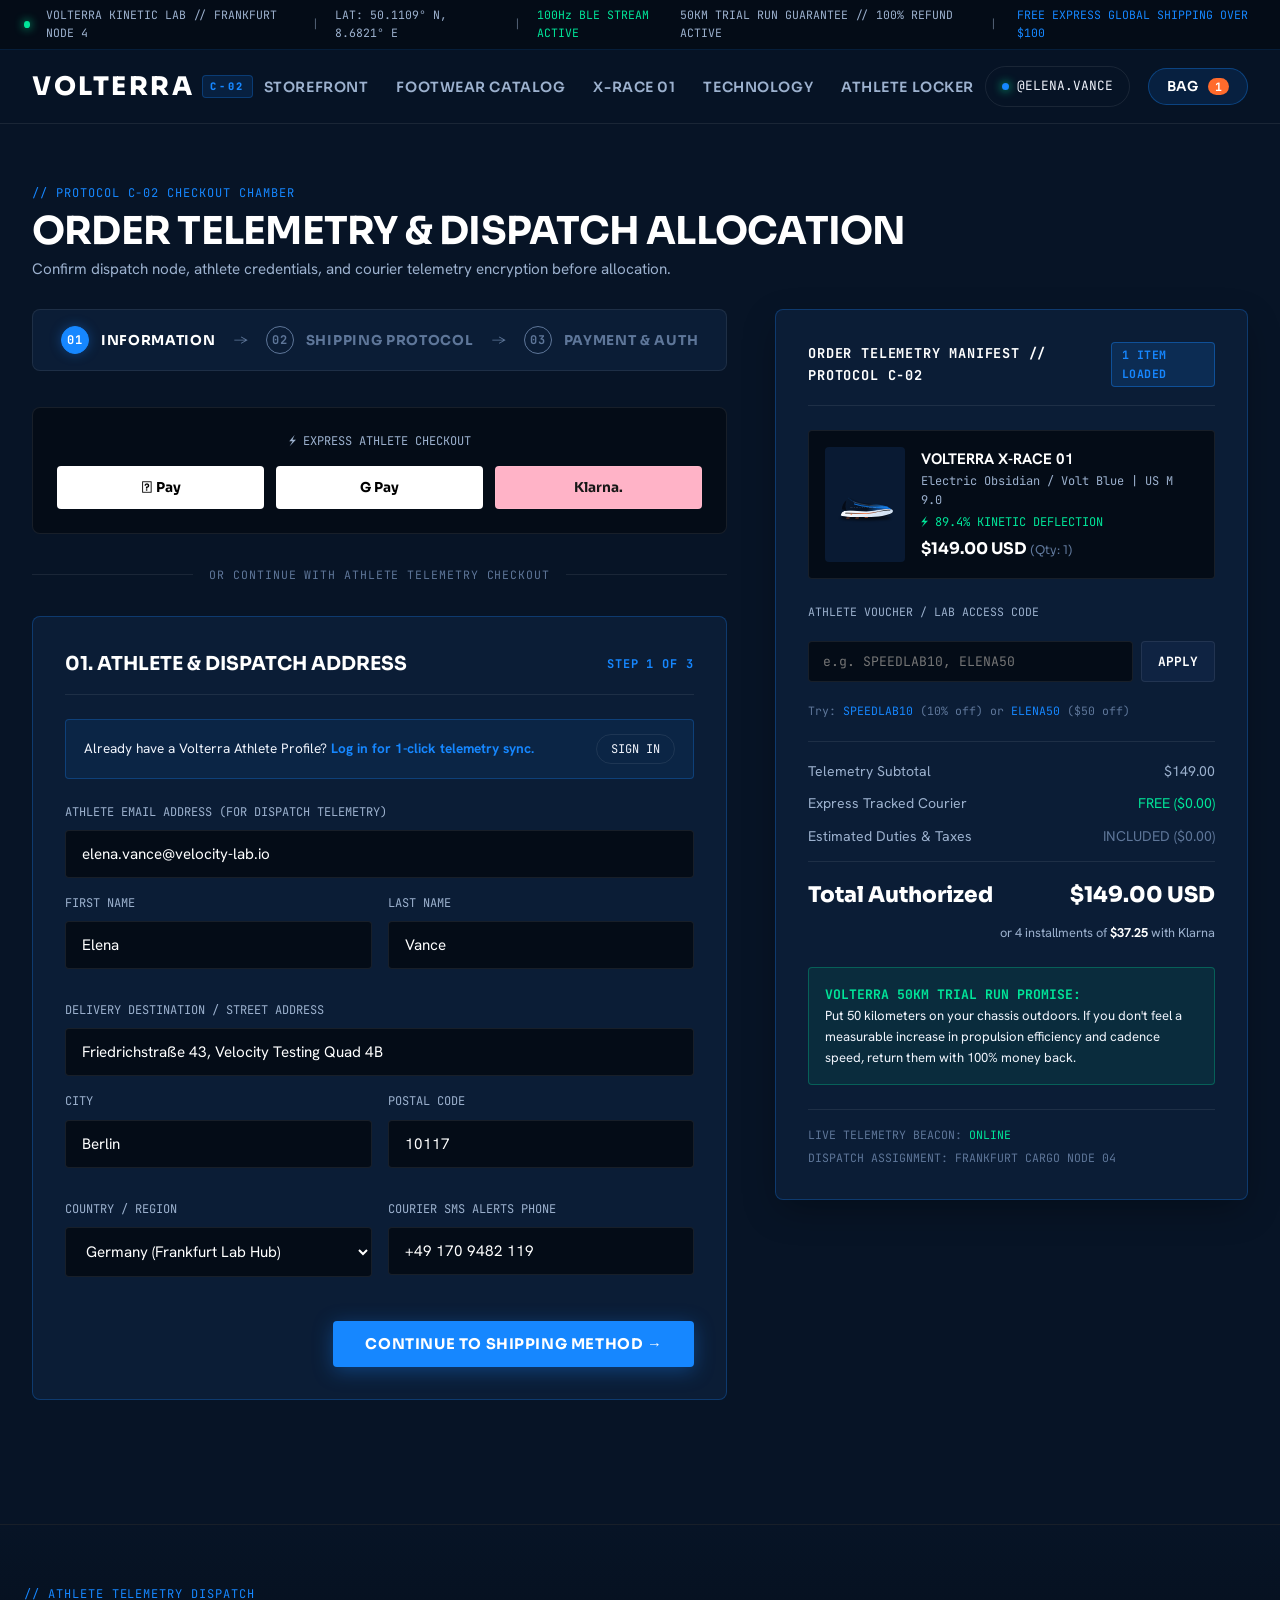
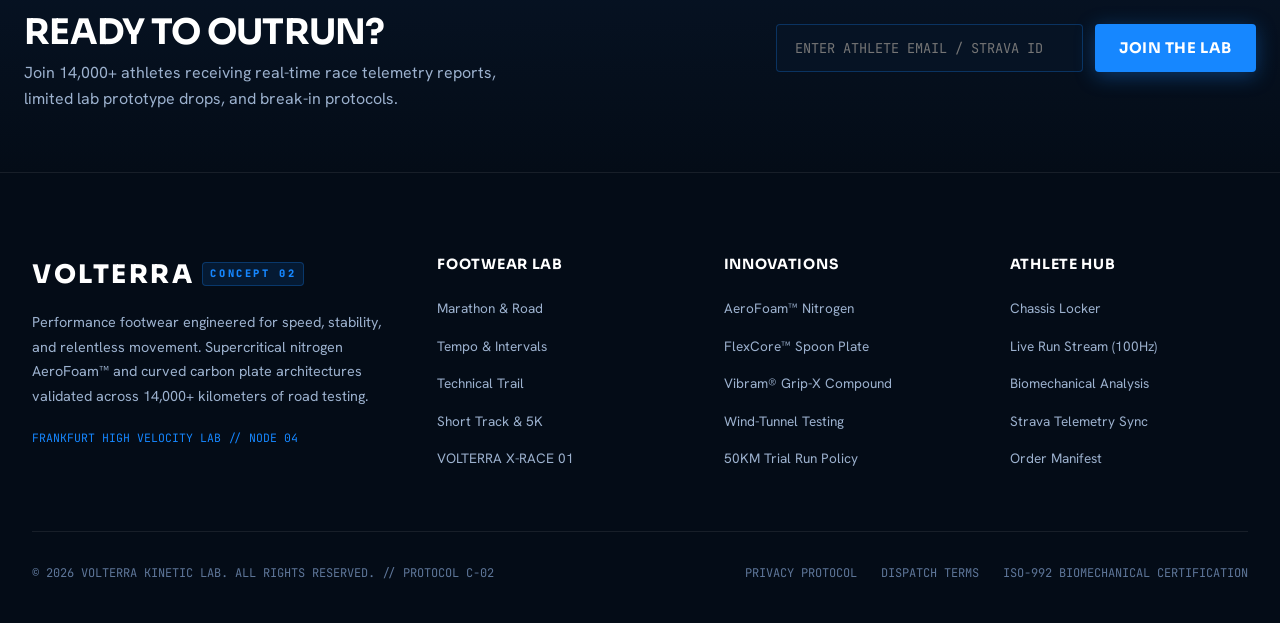
<file: checkout.html>
<!DOCTYPE html>
<html lang="en">
<head>
  <meta charset="UTF-8">
  <meta name="viewport" content="width=device-width, initial-scale=1.0">
  <title>VOLTERRA // Multi-Step Checkout (Order Telemetry)</title>
  <meta name="description" content="VOLTERRA CONCEPT 02: Built to Outrun. Agency-grade performance footwear engineered with supercritical nitrogen foam and curved carbon propulsion plates.">
  <link rel="stylesheet" href="assets/css/style.css">
  <link rel="stylesheet" href="assets/css/telemetry.css">
</head>
<body>

  <!-- Top Telemetry Ticker -->
  <div class="top-telemetry-ticker">
    <div class="ticker-left">
      <span class="pulse-indicator"></span>
      <span>VOLTERRA KINETIC LAB // FRANKFURT NODE 4</span>
      <span style="opacity: 0.5;">|</span>
      <span>LAT: 50.1109° N, 8.6821° E</span>
      <span style="opacity: 0.5;">|</span>
      <span style="color: var(--volt-green);">100Hz BLE STREAM ACTIVE</span>
    </div>
    <div style="display: flex; gap: 20px; align-items: center;">
      <span>50KM TRIAL RUN GUARANTEE // 100% REFUND ACTIVE</span>
      <span style="opacity: 0.5;">|</span>
      <span style="color: var(--electric-blue);">FREE EXPRESS GLOBAL SHIPPING OVER $100</span>
    </div>
  </div>

  <!-- Primary Site Header -->
  <header class="site-header">
    <div class="header-container">
      <div class="brand-logo-wrap">
        <a href="index.html" class="brand-logo" id="brandLogoLink">
          VOLTERRA
          <span class="brand-badge">C-02</span>
        </a>
      </div>

      <nav>
        <ul class="nav-links">
          <li>
            <a href="index.html" class="nav-link ">Storefront</a>
          </li>
          <li>
            <a href="shop.html" class="nav-link ">Footwear Catalog</a>
          </li>
          <li>
            <a href="product.html" class="nav-link ">X-RACE 01</a>
          </li>
          <li>
            <a href="technology.html" class="nav-link ">Technology</a>
          </li>
          <li>
            <a href="locker.html" class="nav-link ">Athlete Locker</a>
          </li>
        </ul>
      </nav>

      <div class="nav-actions">
        <a href="locker.html" class="action-btn" title="Elena Vance Athlete Profile">
          <span class="pulse-indicator" style="background: var(--electric-blue);"></span>
          <span>@ELENA.VANCE</span>
        </a>

        <button type="button" class="cart-toggle-btn" onclick="VOLTERRA_CART.openDrawer()" aria-label="Open Cart Drawer">
          <span>BAG</span>
          <span class="cart-count-badge">0</span>
        </button>
      </div>
    </div>
  </header>

<main class="checkout-wrapper">
  
  <div style="margin-bottom: 28px;">
    <div class="mono-tag" style="color: var(--electric-blue); margin-bottom: 6px;">
      // PROTOCOL C-02 CHECKOUT CHAMBER
    </div>
    <h1 style="font-size: clamp(1.8rem, 4vw, 2.4rem); color: #ffffff; text-transform: uppercase;">
      ORDER TELEMETRY & DISPATCH ALLOCATION
    </h1>
    <p style="color: var(--text-secondary); font-size: 0.95rem; margin-top: 4px;">
      Confirm dispatch node, athlete credentials, and courier telemetry encryption before allocation.
    </p>
  </div>

  <div class="checkout-grid">
    
    <!-- LEFT COLUMN: Multi-Step Flow (60%) -->
    <div class="checkout-main-flow">
      
      <!-- Stepper Progress Header -->
      <div class="checkout-stepper">
        <div class="step-indicator active" id="stepIndicator1" onclick="setCheckoutStep(1)" style="cursor: pointer;">
          <div class="step-num-pill">01</div>
          <span>Information</span>
        </div>
        <div class="step-arrow-divider">→</div>
        
        <div class="step-indicator" id="stepIndicator2" onclick="setCheckoutStep(2)" style="cursor: pointer;">
          <div class="step-num-pill">02</div>
          <span>Shipping Protocol</span>
        </div>
        <div class="step-arrow-divider">→</div>
        
        <div class="step-indicator" id="stepIndicator3" onclick="setCheckoutStep(3)" style="cursor: pointer;">
          <div class="step-num-pill">03</div>
          <span>Payment & Auth</span>
        </div>
      </div>

      <!-- Express 1-Click Checkout -->
      <div class="express-checkout-box">
        <div class="express-checkout-title">⚡ EXPRESS ATHLETE CHECKOUT</div>
        <div class="express-btns-grid">
          <button type="button" class="express-btn" onclick="VOLTERRA_CART.showToast('AUTHENTICATING APPLE PAY...'); setTimeout(() => setCheckoutStep(2), 700);">
             Pay
          </button>
          <button type="button" class="express-btn" onclick="VOLTERRA_CART.showToast('AUTHENTICATING GOOGLE PAY...'); setTimeout(() => setCheckoutStep(2), 700);">
            G Pay
          </button>
          <button type="button" class="express-btn klarna" onclick="VOLTERRA_CART.showToast('AUTHENTICATING KLARNA...'); setTimeout(() => setCheckoutStep(2), 700);">
            Klarna.
          </button>
        </div>
      </div>

      <div class="divider-with-text">
        <span>OR CONTINUE WITH ATHLETE TELEMETRY CHECKOUT</span>
      </div>

      <!-- STEP 1: ATHLETE & SHIPPING INFORMATION -->
      <div id="checkoutSection1" class="form-card">
        <div class="form-card-title">
          <span>01. ATHLETE & DISPATCH ADDRESS</span>
          <span class="mono-tag" style="color: var(--electric-blue); font-size: 0.75rem;">STEP 1 OF 3</span>
        </div>

        <div style="background: rgba(22, 135, 255, 0.08); border: 1px solid var(--border-dark-highlight); padding: 14px 18px; border-radius: var(--radius-sm); margin-bottom: 24px; display: flex; justify-content: space-between; align-items: center; flex-wrap: wrap; gap: 12px;">
          <div style="font-size: 0.85rem; color: var(--text-primary-light);">
            Already have a Volterra Athlete Profile? <strong style="color: var(--electric-blue);">Log in for 1-click telemetry sync.</strong>
          </div>
          <button type="button" class="action-btn" style="padding: 6px 14px; font-size: 0.75rem;">SIGN IN</button>
        </div>

        <form onsubmit="event.preventDefault(); setCheckoutStep(2);">
          <div class="form-field full">
            <label class="field-label" for="fieldEmail">Athlete Email Address (For Dispatch Telemetry)</label>
            <input type="email" id="fieldEmail" class="field-input" value="elena.vance@velocity-lab.io" required placeholder="runner@domain.com">
          </div>

          <div class="form-group-row">
            <div class="form-field">
              <label class="field-label" for="fieldFirstName">First Name</label>
              <input type="text" id="fieldFirstName" class="field-input" value="Elena" required>
            </div>
            <div class="form-field">
              <label class="field-label" for="fieldLastName">Last Name</label>
              <input type="text" id="fieldLastName" class="field-input" value="Vance" required>
            </div>
          </div>

          <div class="form-field full">
            <label class="field-label" for="fieldAddress">Delivery Destination / Street Address</label>
            <input type="text" id="fieldAddress" class="field-input" value="Friedrichstraße 43, Velocity Testing Quad 4B" required>
          </div>

          <div class="form-group-row">
            <div class="form-field">
              <label class="field-label" for="fieldCity">City</label>
              <input type="text" id="fieldCity" class="field-input" value="Berlin" required>
            </div>
            <div class="form-field">
              <label class="field-label" for="fieldPostal">Postal Code</label>
              <input type="text" id="fieldPostal" class="field-input" value="10117" required>
            </div>
          </div>

          <div class="form-group-row">
            <div class="form-field">
              <label class="field-label" for="fieldCountry">Country / Region</label>
              <select id="fieldCountry" class="field-select">
                <option value="Germany" selected>Germany (Frankfurt Lab Hub)</option>
                <option value="United States">United States (Oregon Speed Lab)</option>
                <option value="United Kingdom">United Kingdom</option>
                <option value="France">France</option>
                <option value="Switzerland">Switzerland</option>
                <option value="Japan">Japan</option>
              </select>
            </div>
            <div class="form-field">
              <label class="field-label" for="fieldPhone">Courier SMS Alerts Phone</label>
              <input type="tel" id="fieldPhone" class="field-input" value="+49 170 9482 119" placeholder="+49 ...">
            </div>
          </div>

          <div class="checkout-actions-row" style="justify-content: flex-end;">
            <button type="submit" class="btn-primary" style="padding: 14px 32px;">
              CONTINUE TO SHIPPING METHOD →
            </button>
          </div>
        </form>
      </div>

      <!-- STEP 2: SHIPPING PROTOCOL -->
      <div id="checkoutSection2" class="form-card" style="display: none;">
        <div class="form-card-title">
          <span>02. DISPATCH & COURIER PROTOCOL</span>
          <span class="mono-tag" style="color: var(--electric-blue); font-size: 0.75rem;">STEP 2 OF 3</span>
        </div>

        <div style="margin-bottom: 24px;">
          <!-- Option 1: Standard Tracked Free -->
          <div class="selection-tile shipping-tile selected" onclick="selectShippingOption(0.00, 'Priority Express Laboratory Dispatch (24-48h)', this)">
            <div class="selection-tile-left">
              <input type="radio" name="shippingRadio" checked style="accent-color: var(--electric-blue);">
              <div>
                <div class="tile-title">Priority Express Laboratory Dispatch (24–48h)</div>
                <div class="tile-sub">Guaranteed 24-48h arrival with live GPS tracking beacon from Frankfurt Hub</div>
              </div>
            </div>
            <div class="tile-price" style="color: var(--volt-green);">FREE</div>
          </div>

          <!-- Option 2: Expedited Same Day -->
          <div class="selection-tile shipping-tile" onclick="selectShippingOption(18.00, 'Lab Expedited Courier (Guaranteed Next-Day by 10:00 AM)', this)">
            <div class="selection-tile-left">
              <input type="radio" name="shippingRadio" style="accent-color: var(--electric-blue);">
              <div>
                <div class="tile-title">Lab Expedited Courier (Next-Day by 10:00 AM)</div>
                <div class="tile-sub">High-velocity priority flight routing with temperature-stabilized courier pouch</div>
              </div>
            </div>
            <div class="tile-price">$18.00</div>
          </div>
        </div>

        <div class="checkout-actions-row">
          <button type="button" class="btn-secondary" onclick="setCheckoutStep(1)">
            ← BACK TO ADDRESS
          </button>
          <button type="button" class="btn-primary" onclick="setCheckoutStep(3)" style="padding: 14px 32px;">
            CONTINUE TO PAYMENT →
          </button>
        </div>
      </div>

      <!-- STEP 3: PAYMENT METHOD & REVIEW -->
      <div id="checkoutSection3" class="form-card" style="display: none;">
        <div class="form-card-title">
          <span>03. SECURE TELEMETRY PAYMENT</span>
          <span class="mono-tag" style="color: var(--volt-green); font-size: 0.75rem;">256-BIT ENCRYPTED</span>
        </div>

        <!-- Payment Selector Tiles -->
        <div class="selection-tile payment-tile selected" onclick="selectPaymentMethod('cc', this)">
          <div class="selection-tile-left">
            <input type="radio" name="paymentRadio" checked style="accent-color: var(--electric-blue);">
            <div>
              <div class="tile-title">Credit / Debit Card</div>
              <div class="tile-sub">Visa, Mastercard, American Express with 3D Secure</div>
            </div>
          </div>
          <div style="font-family: var(--font-mono); font-size: 0.8rem; color: var(--text-secondary);">💳 ENCRYPTED</div>
        </div>

        <div id="paymentDetail_cc" class="payment-detail-box" style="background: var(--bg-midnight-dark); border: 1px solid var(--border-dark); border-radius: var(--radius-sm); padding: 20px; margin-bottom: 16px;">
          <div class="form-field full">
            <label class="field-label" for="ccNumber">Card Number</label>
            <input type="text" id="ccNumber" class="field-input" value="•••• •••• •••• 8812" placeholder="4242 4242 4242 4242">
          </div>
          <div class="form-group-row">
            <div class="form-field">
              <label class="field-label" for="ccExpiry">Expiry Date</label>
              <input type="text" id="ccExpiry" class="field-input" value="10/28" placeholder="MM/YY">
            </div>
            <div class="form-field">
              <label class="field-label" for="ccCvc">Security CVC</label>
              <input type="text" id="ccCvc" class="field-input" value="•••" placeholder="CVC">
            </div>
          </div>
          <div class="form-field full">
            <label class="field-label" for="ccName">Name on Card</label>
            <input type="text" id="ccName" class="field-input" value="Elena Vance">
          </div>
        </div>

        <div class="selection-tile payment-tile" onclick="selectPaymentMethod('klarna', this)">
          <div class="selection-tile-left">
            <input type="radio" name="paymentRadio" style="accent-color: var(--electric-blue);">
            <div>
              <div class="tile-title">Klarna. Pay in 4 Interest-Free Installments</div>
              <div class="tile-sub">Split total into 4 bi-weekly payments with zero APR</div>
            </div>
          </div>
          <div style="font-family: var(--font-mono); font-size: 0.8rem; color: #ffb3c7;">KLARNA</div>
        </div>

        <div class="selection-tile payment-tile" onclick="selectPaymentMethod('paypal', this)">
          <div class="selection-tile-left">
            <input type="radio" name="paymentRadio" style="accent-color: var(--electric-blue);">
            <div>
              <div class="tile-title">PayPal Direct</div>
              <div class="tile-sub">Safe instant checkout using linked PayPal wallet</div>
            </div>
          </div>
          <div style="font-family: var(--font-mono); font-size: 0.8rem; color: #0079c1;">PAYPAL</div>
        </div>

        <div style="margin: 20px 0; display: flex; align-items: center; gap: 10px;">
          <input type="checkbox" id="billingCheck" checked style="accent-color: var(--electric-blue);">
          <label for="billingCheck" style="font-size: 0.85rem; color: var(--text-secondary);">Billing address matches shipping destination</label>
        </div>

        <div class="checkout-actions-row">
          <button type="button" class="btn-secondary" onclick="setCheckoutStep(2)">
            ← BACK TO SHIPPING
          </button>
          
          <button type="button" class="btn-primary" onclick="processOrder(event)" style="padding: 16px 28px; font-size: 0.95rem;">
            COMPLETE ORDER & INITIATE DISPATCH — <span id="btnFinalAmount">$149.00 USD</span> →
          </button>
        </div>

        <div class="trust-badges-bar">
          <div>🔒 256-BIT LAB ENCRYPTION</div>
          <div>⚡ 50KM TRIAL GUARANTEE</div>
          <div>🌍 30-DAY GLOBAL RETURNS</div>
        </div>
      </div>

    </div>

    <!-- RIGHT COLUMN: Order Telemetry & Manifest (Sticky Sidebar 40%) -->
    <aside class="order-manifest-sidebar">
      
      <div class="manifest-header">
        <div class="manifest-title">ORDER TELEMETRY MANIFEST // PROTOCOL C-02</div>
        <span class="badge-blue mono-tag">1 ITEM LOADED</span>
      </div>

      <!-- Loaded Items from Cart -->
      <div id="manifestItemsContainer">
        <!-- Rendered by updateCheckoutManifest() in checkout.js -->
      </div>

      <!-- Telemetry Voucher / Lab Code -->
      <div style="margin: 24px 0 16px;">
        <div style="font-family: var(--font-mono); font-size: 0.72rem; color: var(--text-secondary); margin-bottom: 6px;">
          ATHLETE VOUCHER / LAB ACCESS CODE
        </div>
        <div class="voucher-input-group">
          <input type="text" id="checkoutVoucherInput" class="voucher-input" placeholder="e.g. SPEEDLAB10, ELENA50">
          <button type="button" class="voucher-btn" onclick="applyVoucherFromCheckout()">APPLY</button>
        </div>
        <div style="font-size: 0.72rem; color: var(--text-muted); font-family: var(--font-mono);">
          Try: <span style="color: var(--electric-blue); cursor: pointer;" onclick="document.getElementById('checkoutVoucherInput').value='SPEEDLAB10'; applyVoucherFromCheckout();">SPEEDLAB10</span> (10% off) or <span style="color: var(--electric-blue); cursor: pointer;" onclick="document.getElementById('checkoutVoucherInput').value='ELENA50'; applyVoucherFromCheckout();">ELENA50</span> ($50 off)
        </div>
      </div>

      <!-- Cost Summary -->
      <div class="manifest-cost-summary">
        <div class="cost-row">
          <span>Telemetry Subtotal</span>
          <span id="manifestSubtotal">$149.00</span>
        </div>
        
        <div class="cost-row" id="manifestDiscountRow" style="display: none; color: var(--volt-green);">
          <span>Lab Protocol Discount</span>
          <span id="manifestDiscount">-$0.00</span>
        </div>

        <div class="cost-row">
          <span>Express Tracked Courier</span>
          <span id="manifestShipping" style="color: var(--volt-green);">FREE ($0.00)</span>
        </div>

        <div class="cost-row">
          <span>Estimated Duties & Taxes</span>
          <span style="color: var(--text-muted);">INCLUDED ($0.00)</span>
        </div>

        <div class="cost-row total">
          <span>Total Authorized</span>
          <span id="manifestTotal" style="color: #ffffff;">$149.00 USD</span>
        </div>
        
        <div style="font-size: 0.8rem; color: var(--text-secondary); text-align: right; margin-top: 4px;">
          or 4 installments of <strong id="klarnaInstallment" style="color: #ffffff;">$37.25</strong> with Klarna
        </div>
      </div>

      <!-- 50KM Guarantee Callout Box -->
      <div class="guarantee-callout-box">
        <strong style="color: var(--volt-green); font-family: var(--font-mono);">VOLTERRA 50KM TRIAL RUN PROMISE:</strong><br>
        Put 50 kilometers on your chassis outdoors. If you don't feel a measurable increase in propulsion efficiency and cadence speed, return them with 100% money back.
      </div>

      <!-- Support Info -->
      <div style="margin-top: 24px; padding-top: 16px; border-top: 1px solid var(--border-dark); font-family: var(--font-mono); font-size: 0.72rem; color: var(--text-muted);">
        <div>LIVE TELEMETRY BEACON: <span style="color: var(--volt-green);">ONLINE</span></div>
        <div style="margin-top: 4px;">DISPATCH ASSIGNMENT: FRANKFURT CARGO NODE 04</div>
      </div>

    </aside>

  </div>

</main>

<script src="assets/js/checkout.js"></script>

  <!-- Newsletter & Brand Lab Transition Banner -->
  <section style="background: linear-gradient(180deg, var(--bg-deep-navy) 0%, var(--bg-midnight-dark) 100%); padding: 60px 24px; border-top: 1px solid var(--border-dark);">
    <div class="newsletter-banner-box">
      <div>
        <div class="mono-tag" style="color: var(--electric-blue); margin-bottom: 8px;">// ATHLETE TELEMETRY DISPATCH</div>
        <h2 style="font-size: clamp(1.8rem, 4vw, 2.2rem); color: #ffffff; text-transform: uppercase;">READY TO OUTRUN?</h2>
        <p style="color: var(--text-secondary); max-width: 500px; margin-top: 8px;">
          Join 14,000+ athletes receiving real-time race telemetry reports, limited lab prototype drops, and break-in protocols.
        </p>
      </div>

      <form id="newsletterForm" class="newsletter-form-row">
        <input type="email" placeholder="ENTER ATHLETE EMAIL / STRAVA ID" required style="flex-grow: 1; background: #061324; border: 1px solid var(--border-dark-highlight); color: #ffffff; padding: 14px 18px; border-radius: var(--radius-sm); font-family: var(--font-mono); font-size: 0.85rem;">
        <button type="submit" class="btn-primary" style="padding: 14px 24px; white-space: nowrap;">JOIN THE LAB</button>
      </form>
    </div>
  </section>

  <!-- Master Site Footer -->
  <footer class="site-footer">
    <div class="footer-container">
      <div class="footer-top-grid">
        <div class="footer-brand-bio">
          <div class="brand-logo" style="margin-bottom: 14px;">
            VOLTERRA
            <span class="brand-badge">CONCEPT 02</span>
          </div>
          <p>
            Performance footwear engineered for speed, stability, and relentless movement. Supercritical nitrogen AeroFoam™ and curved carbon plate architectures validated across 14,000+ kilometers of road testing.
          </p>
          <div style="margin-top: 20px; font-family: var(--font-mono); font-size: 0.72rem; color: var(--electric-blue);">
            FRANKFURT HIGH VELOCITY LAB // NODE 04
          </div>
        </div>

        <div>
          <div class="footer-col-title">Footwear Lab</div>
          <ul class="footer-links-list">
            <li><a href="shop.html?cat=marathon">Marathon & Road</a></li>
            <li><a href="shop.html?cat=tempo">Tempo & Intervals</a></li>
            <li><a href="shop.html?cat=trail">Technical Trail</a></li>
            <li><a href="shop.html?cat=track">Short Track & 5K</a></li>
            <li><a href="product.html">VOLTERRA X-RACE 01</a></li>
          </ul>
        </div>

        <div>
          <div class="footer-col-title">Innovations</div>
          <ul class="footer-links-list">
            <li><a href="technology.html#aerofoam">AeroFoam™ Nitrogen</a></li>
            <li><a href="technology.html#flexcore">FlexCore™ Spoon Plate</a></li>
            <li><a href="technology.html#gripx">Vibram® Grip-X Compound</a></li>
            <li><a href="technology.html#windtunnel">Wind-Tunnel Testing</a></li>
            <li><a href="technology.html#guarantee">50KM Trial Run Policy</a></li>
          </ul>
        </div>

        <div>
          <div class="footer-col-title">Athlete Hub</div>
          <ul class="footer-links-list">
            <li><a href="locker.html?tab=locker">Chassis Locker</a></li>
            <li><a href="locker.html?tab=activerun">Live Run Stream (100Hz)</a></li>
            <li><a href="locker.html?tab=postrun">Biomechanical Analysis</a></li>
            <li><a href="locker.html?tab=strava">Strava Telemetry Sync</a></li>
            <li><a href="checkout.html">Order Manifest</a></li>
          </ul>
        </div>
      </div>

      <div class="footer-bottom-row">
        <div>© 2026 VOLTERRA KINETIC LAB. ALL RIGHTS RESERVED. // PROTOCOL C-02</div>
        <div style="display: flex; gap: 24px;">
          <span>PRIVACY PROTOCOL</span>
          <span>DISPATCH TERMS</span>
          <span>ISO-992 BIOMECHANICAL CERTIFICATION</span>
        </div>
      </div>
    </div>
  </footer>

  <!-- Mobile Bottom App Navigation Bar -->
  <nav class="mobile-bottom-nav" aria-label="Mobile Navigation">
    <a href="index.html" class="mob-nav-item ">
      <svg viewBox="0 0 24 24" fill="none" stroke="currentColor" stroke-width="2"><path d="M3 9l9-7 9 7v11a2 2 0 0 1-2 2H5a2 2 0 0 1-2-2z"/><polyline points="9 22 9 12 15 12 15 22"/></svg>
      <span>Store</span>
    </a>
    <a href="shop.html" class="mob-nav-item ">
      <svg viewBox="0 0 24 24" fill="none" stroke="currentColor" stroke-width="2"><rect x="2" y="3" width="20" height="14" rx="2" ry="2"/><line x1="8" y1="21" x2="16" y2="21"/><line x1="12" y1="17" x2="12" y2="21"/></svg>
      <span>Catalog</span>
    </a>
    <a href="product.html" class="mob-nav-item ">
      <svg viewBox="0 0 24 24" fill="none" stroke="currentColor" stroke-width="2"><circle cx="12" cy="12" r="10"/><polyline points="12 6 12 12 16 14"/></svg>
      <span>X-Race</span>
    </a>
    <a href="locker.html" class="mob-nav-item ">
      <svg viewBox="0 0 24 24" fill="none" stroke="currentColor" stroke-width="2"><path d="M20 21v-2a4 4 0 0 0-4-4H8a4 4 0 0 0-4 4v2"/><circle cx="12" cy="7" r="4"/></svg>
      <span>Locker</span>
    </a>
    <button type="button" class="mob-nav-item" style="background: none; border: none; cursor: pointer;" onclick="VOLTERRA_CART.openDrawer()">
      <svg viewBox="0 0 24 24" fill="none" stroke="currentColor" stroke-width="2"><circle cx="9" cy="21" r="1"/><circle cx="20" cy="21" r="1"/><path d="M1 1h4l2.68 13.39a2 2 0 0 0 2 1.61h9.72a2 2 0 0 0 2-1.61L23 6H6"/></svg>
      <span>Bag (<span class="cart-count-badge">0</span>)</span>
    </button>
  </nav>

  <!-- Include Cart Drawer & Scripts -->
  <!-- Slide-over Cart Drawer Backdrop -->
<div class="cart-backdrop" id="cartBackdrop">
  <div class="cart-drawer-panel" id="cartDrawerPanel">
    
    <div class="drawer-header">
      <div class="drawer-title">
        <span>BAG / TELEMETRY INDEX</span>
        <span class="badge-blue mono-tag">C-02</span>
      </div>
      <button type="button" class="drawer-close-btn" onclick="VOLTERRA_CART.closeDrawer()" aria-label="Close Bag">✕</button>
    </div>

    <!-- Free Shipping Progress Meter -->
    <div class="free-ship-meter-wrap">
      <div class="meter-text" id="freeShipText">
        <span>⚡ FREE EXPRESS DISPATCH UNLOCKED ($149 / $100 QUALIFIED)</span>
      </div>
      <div class="meter-progress-track">
        <div class="meter-progress-fill" id="freeShipFill" style="width: 100%;"></div>
      </div>
    </div>

    <!-- Cart Items Scroll List -->
    <div class="drawer-items-list" id="drawerItemsList">
      <!-- Injected dynamically by VOLTERRA_CART.updateUI() -->
    </div>

    <!-- Recommended Add-ons -->
    <div style="padding: 16px 24px; background: rgba(4, 12, 23, 0.6); border-top: 1px solid var(--border-dark);">
      <div style="font-family: var(--font-mono); font-size: 0.72rem; color: var(--text-secondary); margin-bottom: 8px;">
        RECOMMENDED RACE DAY ACCESSORIES:
      </div>
      <div style="display: flex; gap: 8px;">
        <button type="button" class="action-btn" style="padding: 6px 12px; font-size: 0.72rem;" onclick="VOLTERRA_CART.addItem({id:'socks', title:'PRO CARBON SOCKS', price:24.00, colors:[{name:'Stealth Carbon', hex:'#1687ff'}]})">
          + PRO SOCKS ($24)
        </button>
        <button type="button" class="action-btn" style="padding: 6px 12px; font-size: 0.72rem;" onclick="VOLTERRA_CART.addItem({id:'flask', title:'SPEED NUTRITION FLASK', price:18.00, colors:[{name:'Aero Cyan', hex:'#00e599'}]})">
          + FLASK ($18)
        </button>
      </div>
    </div>

    <!-- Drawer Footer -->
    <div class="drawer-footer">
      <div class="drawer-summary-row">
        <span>Telemetry Subtotal</span>
        <span id="drawerSubtotal">$0.00</span>
      </div>
      <div class="drawer-summary-row">
        <span>Express Tracked Dispatch</span>
        <span style="color: var(--volt-green);">FREE</span>
      </div>
      <div class="drawer-total-row">
        <span>Total Due</span>
        <span id="drawerTotal">$0.00 USD</span>
      </div>

      <a href="checkout.html" class="btn-primary drawer-checkout-btn">
        PROCEED TO SECURE CHECKOUT →
      </a>

      <div style="margin-top: 14px; text-align: center; font-family: var(--font-mono); font-size: 0.68rem; color: var(--text-muted); display: flex; justify-content: space-around;">
        <span>🔒 256-BIT ENCRYPTION</span>
        <span>50KM TRIAL GUARANTEE</span>
        <span>FREE RETURNS</span>
      </div>
    </div>

  </div>
</div>

  <script src="assets/js/products-data.js"></script>
  <script src="assets/js/cart.js"></script>
  <script src="assets/js/main.js"></script>
  <script src="assets/js/3d-effects.js"></script>
</body>
</html>
</file>
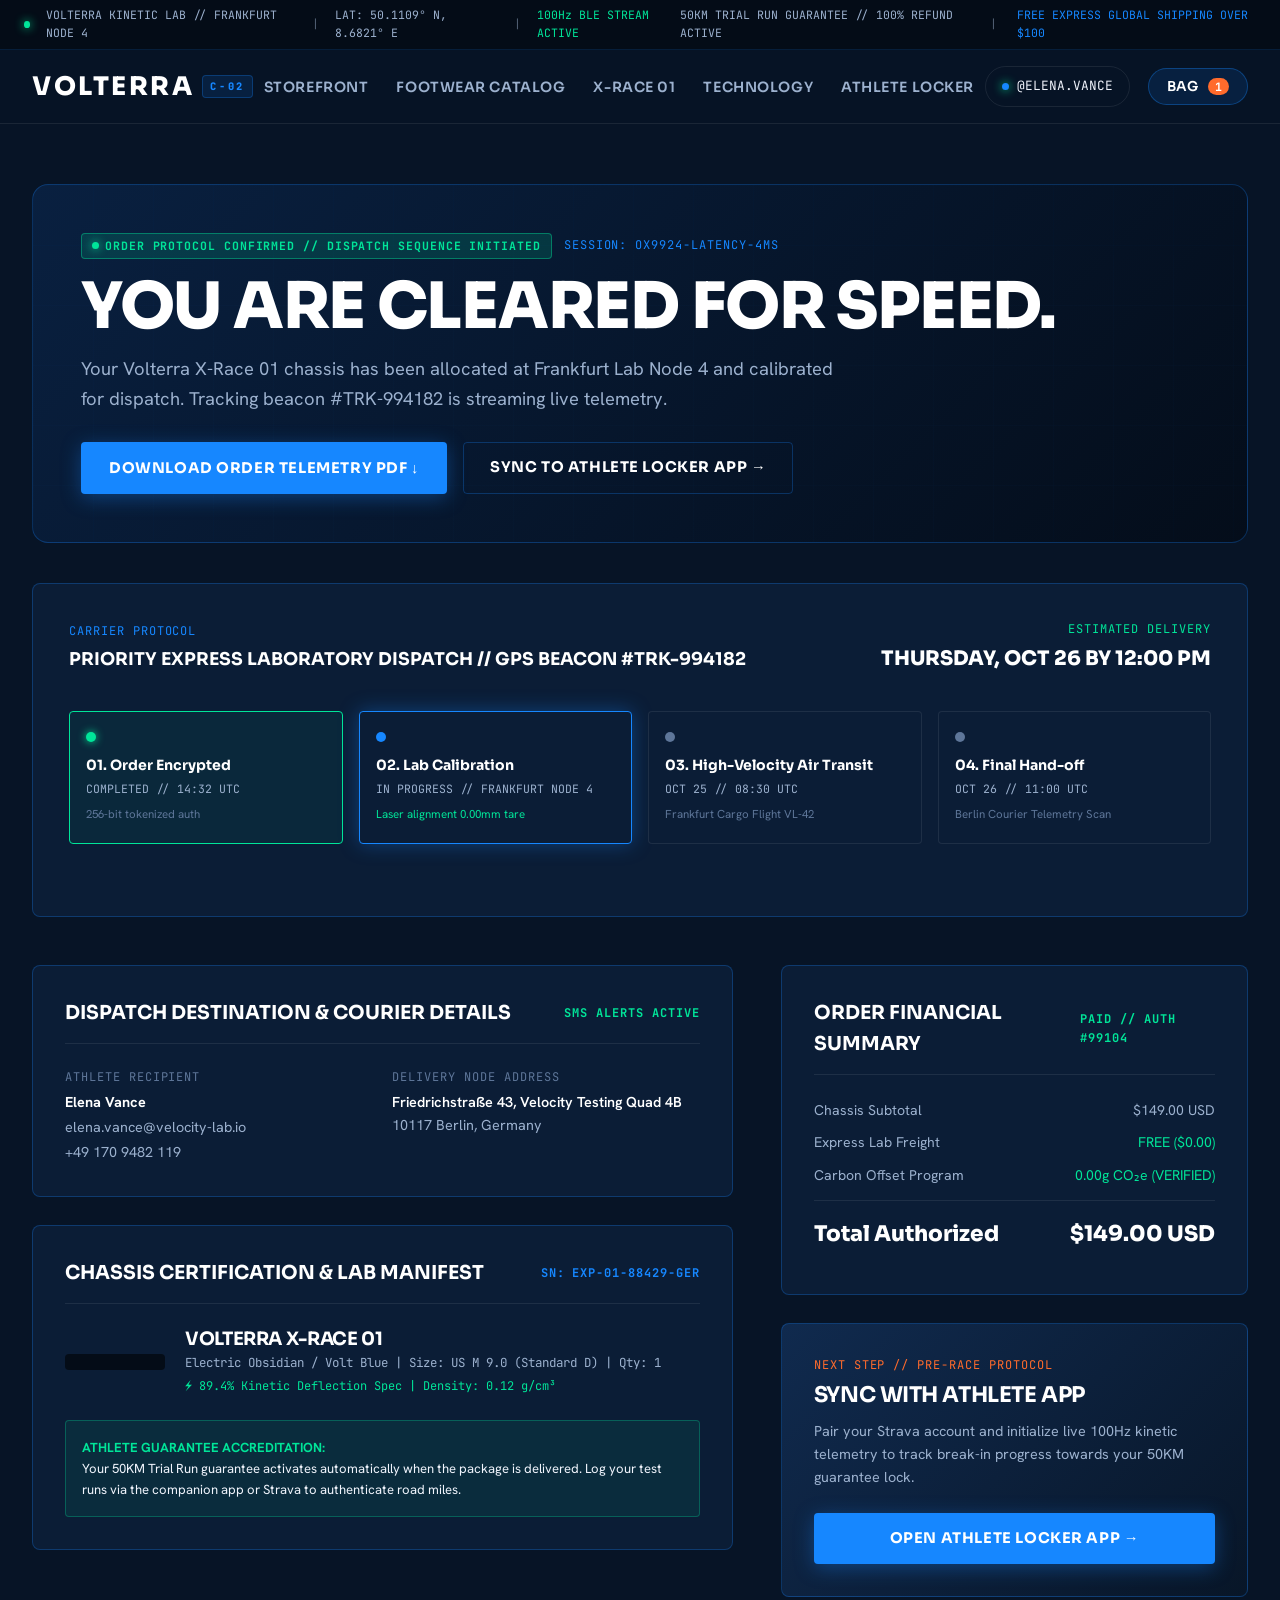
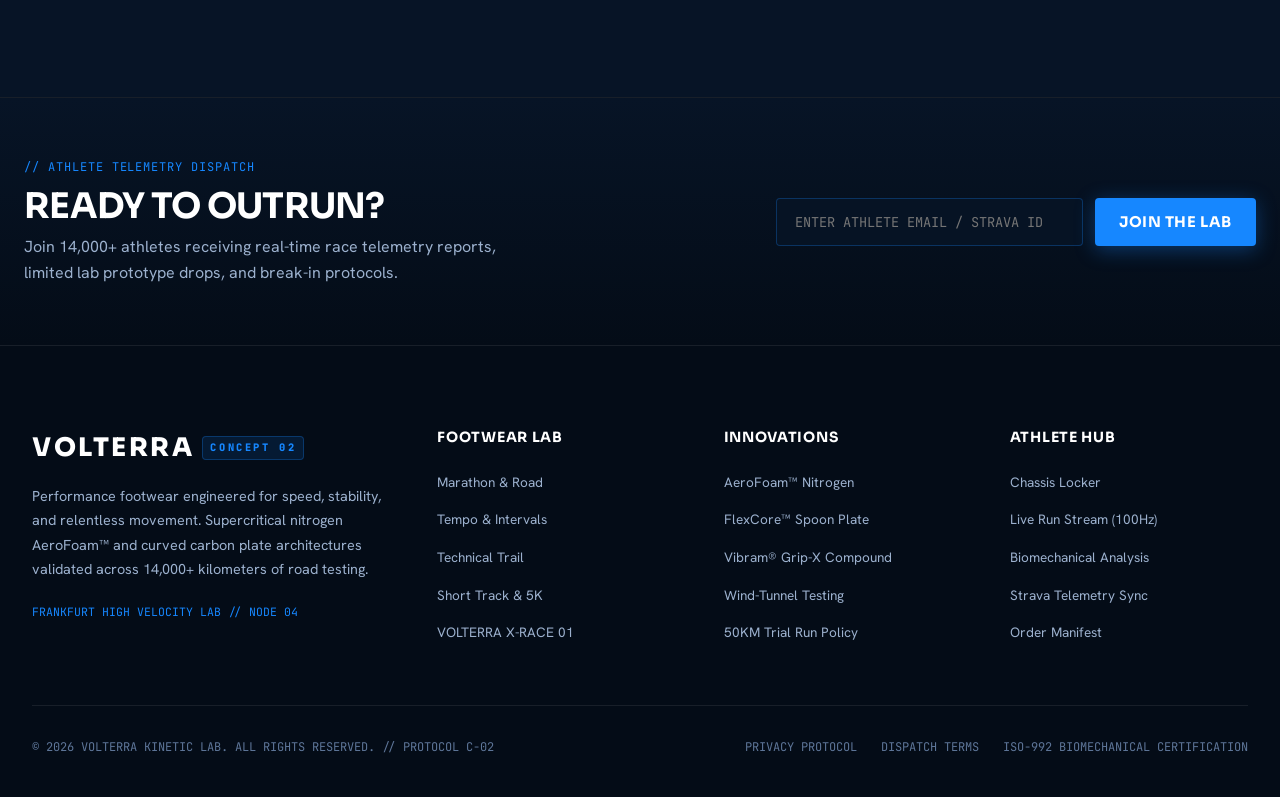
<file: confirmation.html>
<!DOCTYPE html>
<html lang="en">
<head>
  <meta charset="UTF-8">
  <meta name="viewport" content="width=device-width, initial-scale=1.0">
  <title>VOLTERRA // Order Confirmation &amp; Dispatch Telemetry — Order #VLT-89210-DE</title>
  <meta name="description" content="VOLTERRA CONCEPT 02: Built to Outrun. Agency-grade performance footwear engineered with supercritical nitrogen foam and curved carbon propulsion plates.">
  <link rel="stylesheet" href="assets/css/style.css">
  <link rel="stylesheet" href="assets/css/telemetry.css">
</head>
<body>

  <!-- Top Telemetry Ticker -->
  <div class="top-telemetry-ticker">
    <div class="ticker-left">
      <span class="pulse-indicator"></span>
      <span>VOLTERRA KINETIC LAB // FRANKFURT NODE 4</span>
      <span style="opacity: 0.5;">|</span>
      <span>LAT: 50.1109° N, 8.6821° E</span>
      <span style="opacity: 0.5;">|</span>
      <span style="color: var(--volt-green);">100Hz BLE STREAM ACTIVE</span>
    </div>
    <div style="display: flex; gap: 20px; align-items: center;">
      <span>50KM TRIAL RUN GUARANTEE // 100% REFUND ACTIVE</span>
      <span style="opacity: 0.5;">|</span>
      <span style="color: var(--electric-blue);">FREE EXPRESS GLOBAL SHIPPING OVER $100</span>
    </div>
  </div>

  <!-- Primary Site Header -->
  <header class="site-header">
    <div class="header-container">
      <div class="brand-logo-wrap">
        <a href="index.html" class="brand-logo" id="brandLogoLink">
          VOLTERRA
          <span class="brand-badge">C-02</span>
        </a>
      </div>

      <nav>
        <ul class="nav-links">
          <li>
            <a href="index.html" class="nav-link ">Storefront</a>
          </li>
          <li>
            <a href="shop.html" class="nav-link ">Footwear Catalog</a>
          </li>
          <li>
            <a href="product.html" class="nav-link ">X-RACE 01</a>
          </li>
          <li>
            <a href="technology.html" class="nav-link ">Technology</a>
          </li>
          <li>
            <a href="locker.html" class="nav-link ">Athlete Locker</a>
          </li>
        </ul>
      </nav>

      <div class="nav-actions">
        <a href="locker.html" class="action-btn" title="Elena Vance Athlete Profile">
          <span class="pulse-indicator" style="background: var(--electric-blue);"></span>
          <span>@ELENA.VANCE</span>
        </a>

        <button type="button" class="cart-toggle-btn" onclick="VOLTERRA_CART.openDrawer()" aria-label="Open Cart Drawer">
          <span>BAG</span>
          <span class="cart-count-badge">0</span>
        </button>
      </div>
    </div>
  </header>

<main class="tech-page-container">

  <!-- Hero Confirmation Banner -->
  <div class="dispatch-hero-banner">
    <div class="hero-laser-grid" style="opacity: 0.3;"></div>

    <div style="position: relative; z-index: 10;">
      <div style="display: flex; gap: 12px; align-items: center; margin-bottom: 16px;">
        <span class="badge-volt mono-tag">
          <span class="pulse-indicator"></span>
          ORDER PROTOCOL CONFIRMED // DISPATCH SEQUENCE INITIATED
        </span>
        <span class="mono-tag" style="color: var(--electric-blue); font-size: 0.75rem;">
          SESSION: OX9924-LATENCY-4MS
        </span>
      </div>

      <h1 style="font-size: clamp(2.6rem, 5vw, 4.4rem); font-weight: 900; color: #ffffff; text-transform: uppercase; line-height: 1; margin-bottom: 16px;">
        YOU ARE CLEARED FOR SPEED.
      </h1>

      <p style="color: var(--text-secondary); font-size: 1.15rem; max-width: 760px; line-height: 1.6; margin-bottom: 28px;">
        Your Volterra X-Race 01 chassis has been allocated at Frankfurt Lab Node 4 and calibrated for dispatch. Tracking beacon #TRK-994182 is streaming live telemetry.
      </p>

      <div style="display: flex; gap: 16px; flex-wrap: wrap;">
        <button type="button" class="btn-primary" onclick="VOLTERRA_CART.showToast('GENERATING TELEMETRY PDF MANIFEST...');">
          DOWNLOAD ORDER TELEMETRY PDF ↓
        </button>
        <a href="locker.html" class="btn-secondary">
          SYNC TO ATHLETE LOCKER APP →
        </a>
      </div>
    </div>
  </div>

  <!-- Live Dispatch Telemetry Radar & Progress Stepper -->
  <div style="background: var(--bg-navy-surface); border: 1px solid var(--border-dark-highlight); border-radius: var(--radius-md); padding: 36px; margin-bottom: 48px;">
    
    <div style="display: flex; justify-content: space-between; align-items: center; flex-wrap: wrap; gap: 16px; margin-bottom: 24px;">
      <div>
        <div class="mono-tag" style="color: var(--electric-blue); margin-bottom: 4px;">CARRIER PROTOCOL</div>
        <div style="font-family: var(--font-headline); font-size: 1.1rem; font-weight: 700; color: #ffffff;">
          PRIORITY EXPRESS LABORATORY DISPATCH // GPS BEACON #TRK-994182
        </div>
      </div>

      <div style="text-align: right;">
        <div class="mono-tag" style="color: var(--volt-green); margin-bottom: 4px;">ESTIMATED DELIVERY</div>
        <div style="font-family: var(--font-headline); font-size: 1.25rem; font-weight: 800; color: #ffffff;">
          THURSDAY, OCT 26 BY 12:00 PM
        </div>
      </div>
    </div>

    <!-- 4-Node Stepper -->
    <div class="dispatch-radar-track">
      <!-- Node 1 -->
      <div class="dispatch-node completed">
        <div class="node-status-dot"></div>
        <div class="node-title">01. Order Encrypted</div>
        <div class="node-sub">COMPLETED // 14:32 UTC</div>
        <div style="font-size: 0.72rem; color: var(--text-muted); margin-top: 6px;">256-bit tokenized auth</div>
      </div>

      <!-- Node 2 -->
      <div class="dispatch-node active">
        <div class="node-status-dot"></div>
        <div class="node-title">02. Lab Calibration</div>
        <div class="node-sub">IN PROGRESS // FRANKFURT NODE 4</div>
        <div style="font-size: 0.72rem; color: var(--volt-green); margin-top: 6px;">Laser alignment 0.00mm tare</div>
      </div>

      <!-- Node 3 -->
      <div class="dispatch-node">
        <div class="node-status-dot"></div>
        <div class="node-title">03. High-Velocity Air Transit</div>
        <div class="node-sub">OCT 25 // 08:30 UTC</div>
        <div style="font-size: 0.72rem; color: var(--text-muted); margin-top: 6px;">Frankfurt Cargo Flight VL-42</div>
      </div>

      <!-- Node 4 -->
      <div class="dispatch-node">
        <div class="node-status-dot"></div>
        <div class="node-title">04. Final Hand-off</div>
        <div class="node-sub">OCT 26 // 11:00 UTC</div>
        <div style="font-size: 0.72rem; color: var(--text-muted); margin-top: 6px;">Berlin Courier Telemetry Scan</div>
      </div>
    </div>

  </div>

  <!-- Two-Column Breakdown -->
  <div class="confirmation-grid">
    
    <!-- LEFT: Destination & Lab Manifest -->
    <div>
      <div class="form-card" style="margin-bottom: 28px;">
        <div class="form-card-title">
          <span>DISPATCH DESTINATION & COURIER DETAILS</span>
          <span class="mono-tag" style="color: var(--volt-green);">SMS ALERTS ACTIVE</span>
        </div>

        <div class="confirmation-details-grid">
          <div>
            <div class="mono-tag" style="color: var(--text-muted); margin-bottom: 4px;">ATHLETE RECIPIENT</div>
            <strong style="color: #ffffff;">Elena Vance</strong>
            <div style="color: var(--text-secondary); margin-top: 2px;">elena.vance@velocity-lab.io</div>
            <div style="color: var(--text-secondary); margin-top: 2px;">+49 170 9482 119</div>
          </div>

          <div>
            <div class="mono-tag" style="color: var(--text-muted); margin-bottom: 4px;">DELIVERY NODE ADDRESS</div>
            <div style="color: #ffffff; font-weight: 600;">Friedrichstraße 43, Velocity Testing Quad 4B</div>
            <div style="color: var(--text-secondary);">10117 Berlin, Germany</div>
          </div>
        </div>
      </div>

      <!-- Chassis Certification Manifest -->
      <div class="form-card">
        <div class="form-card-title">
          <span>CHASSIS CERTIFICATION & LAB MANIFEST</span>
          <span class="mono-tag" style="color: var(--electric-blue);">SN: EXP-01-88429-GER</span>
        </div>

        <div style="display: grid; grid-template-columns: 100px 1fr; gap: 20px; align-items: center; margin-bottom: 20px;">
          <div style="background: var(--bg-midnight-dark); border-radius: var(--radius-sm); padding: 8px;">
            <script>
              document.write(getShoeSvg('#1687ff', '#ff6b2c'));
            </script>
          </div>

          <div>
            <h3 style="color: #ffffff; font-size: 1.15rem; margin-bottom: 4px;">VOLTERRA X-RACE 01</h3>
            <div style="font-family: var(--font-mono); font-size: 0.78rem; color: var(--text-secondary);">
              Electric Obsidian / Volt Blue | Size: US M 9.0 (Standard D) | Qty: 1
            </div>
            <div style="font-family: var(--font-mono); font-size: 0.75rem; color: var(--volt-green); margin-top: 4px;">
              ⚡ 89.4% Kinetic Deflection Spec | Density: 0.12 g/cm³
            </div>
          </div>
        </div>

        <div class="guarantee-callout-box">
          <strong style="color: var(--volt-green);">ATHLETE GUARANTEE ACCREDITATION:</strong><br>
          Your 50KM Trial Run guarantee activates automatically when the package is delivered. Log your test runs via the companion app or Strava to authenticate road miles.
        </div>
      </div>
    </div>

    <!-- RIGHT: Financial Summary & Athlete Companion Integration -->
    <aside>
      <div class="form-card" style="margin-bottom: 28px;">
        <div class="form-card-title">
          <span>ORDER FINANCIAL SUMMARY</span>
          <span class="mono-tag" style="color: var(--volt-green);">PAID // AUTH #99104</span>
        </div>

        <div class="cost-row">
          <span>Chassis Subtotal</span>
          <span>$149.00 USD</span>
        </div>
        <div class="cost-row">
          <span>Express Lab Freight</span>
          <span style="color: var(--volt-green);">FREE ($0.00)</span>
        </div>
        <div class="cost-row">
          <span>Carbon Offset Program</span>
          <span style="color: var(--volt-green);">0.00g CO₂e (VERIFIED)</span>
        </div>
        <div class="cost-row total">
          <span>Total Authorized</span>
          <span style="color: #ffffff;">$149.00 USD</span>
        </div>
      </div>

      <!-- App Integration Card -->
      <div style="background: linear-gradient(135deg, #102a4e 0%, #081628 100%); border: 1px solid var(--border-dark-highlight); border-radius: var(--radius-md); padding: 32px;">
        <div class="mono-tag" style="color: var(--energy-orange); margin-bottom: 8px;">NEXT STEP // PRE-RACE PROTOCOL</div>
        <h3 style="font-size: 1.35rem; color: #ffffff; text-transform: uppercase; margin-bottom: 12px;">
          SYNC WITH ATHLETE APP
        </h3>
        <p style="color: var(--text-secondary); font-size: 0.9rem; line-height: 1.6; margin-bottom: 24px;">
          Pair your Strava account and initialize live 100Hz kinetic telemetry to track break-in progress towards your 50KM guarantee lock.
        </p>

        <a href="locker.html" class="btn-primary" style="width: 100%; text-align: center; justify-content: center;">
          OPEN ATHLETE LOCKER APP →
        </a>
      </div>
    </aside>

  </div>

</main>

  <!-- Newsletter & Brand Lab Transition Banner -->
  <section style="background: linear-gradient(180deg, var(--bg-deep-navy) 0%, var(--bg-midnight-dark) 100%); padding: 60px 24px; border-top: 1px solid var(--border-dark);">
    <div class="newsletter-banner-box">
      <div>
        <div class="mono-tag" style="color: var(--electric-blue); margin-bottom: 8px;">// ATHLETE TELEMETRY DISPATCH</div>
        <h2 style="font-size: clamp(1.8rem, 4vw, 2.2rem); color: #ffffff; text-transform: uppercase;">READY TO OUTRUN?</h2>
        <p style="color: var(--text-secondary); max-width: 500px; margin-top: 8px;">
          Join 14,000+ athletes receiving real-time race telemetry reports, limited lab prototype drops, and break-in protocols.
        </p>
      </div>

      <form id="newsletterForm" class="newsletter-form-row">
        <input type="email" placeholder="ENTER ATHLETE EMAIL / STRAVA ID" required style="flex-grow: 1; background: #061324; border: 1px solid var(--border-dark-highlight); color: #ffffff; padding: 14px 18px; border-radius: var(--radius-sm); font-family: var(--font-mono); font-size: 0.85rem;">
        <button type="submit" class="btn-primary" style="padding: 14px 24px; white-space: nowrap;">JOIN THE LAB</button>
      </form>
    </div>
  </section>

  <!-- Master Site Footer -->
  <footer class="site-footer">
    <div class="footer-container">
      <div class="footer-top-grid">
        <div class="footer-brand-bio">
          <div class="brand-logo" style="margin-bottom: 14px;">
            VOLTERRA
            <span class="brand-badge">CONCEPT 02</span>
          </div>
          <p>
            Performance footwear engineered for speed, stability, and relentless movement. Supercritical nitrogen AeroFoam™ and curved carbon plate architectures validated across 14,000+ kilometers of road testing.
          </p>
          <div style="margin-top: 20px; font-family: var(--font-mono); font-size: 0.72rem; color: var(--electric-blue);">
            FRANKFURT HIGH VELOCITY LAB // NODE 04
          </div>
        </div>

        <div>
          <div class="footer-col-title">Footwear Lab</div>
          <ul class="footer-links-list">
            <li><a href="shop.html?cat=marathon">Marathon & Road</a></li>
            <li><a href="shop.html?cat=tempo">Tempo & Intervals</a></li>
            <li><a href="shop.html?cat=trail">Technical Trail</a></li>
            <li><a href="shop.html?cat=track">Short Track & 5K</a></li>
            <li><a href="product.html">VOLTERRA X-RACE 01</a></li>
          </ul>
        </div>

        <div>
          <div class="footer-col-title">Innovations</div>
          <ul class="footer-links-list">
            <li><a href="technology.html#aerofoam">AeroFoam™ Nitrogen</a></li>
            <li><a href="technology.html#flexcore">FlexCore™ Spoon Plate</a></li>
            <li><a href="technology.html#gripx">Vibram® Grip-X Compound</a></li>
            <li><a href="technology.html#windtunnel">Wind-Tunnel Testing</a></li>
            <li><a href="technology.html#guarantee">50KM Trial Run Policy</a></li>
          </ul>
        </div>

        <div>
          <div class="footer-col-title">Athlete Hub</div>
          <ul class="footer-links-list">
            <li><a href="locker.html?tab=locker">Chassis Locker</a></li>
            <li><a href="locker.html?tab=activerun">Live Run Stream (100Hz)</a></li>
            <li><a href="locker.html?tab=postrun">Biomechanical Analysis</a></li>
            <li><a href="locker.html?tab=strava">Strava Telemetry Sync</a></li>
            <li><a href="checkout.html">Order Manifest</a></li>
          </ul>
        </div>
      </div>

      <div class="footer-bottom-row">
        <div>© 2026 VOLTERRA KINETIC LAB. ALL RIGHTS RESERVED. // PROTOCOL C-02</div>
        <div style="display: flex; gap: 24px;">
          <span>PRIVACY PROTOCOL</span>
          <span>DISPATCH TERMS</span>
          <span>ISO-992 BIOMECHANICAL CERTIFICATION</span>
        </div>
      </div>
    </div>
  </footer>

  <!-- Mobile Bottom App Navigation Bar -->
  <nav class="mobile-bottom-nav" aria-label="Mobile Navigation">
    <a href="index.html" class="mob-nav-item ">
      <svg viewBox="0 0 24 24" fill="none" stroke="currentColor" stroke-width="2"><path d="M3 9l9-7 9 7v11a2 2 0 0 1-2 2H5a2 2 0 0 1-2-2z"/><polyline points="9 22 9 12 15 12 15 22"/></svg>
      <span>Store</span>
    </a>
    <a href="shop.html" class="mob-nav-item ">
      <svg viewBox="0 0 24 24" fill="none" stroke="currentColor" stroke-width="2"><rect x="2" y="3" width="20" height="14" rx="2" ry="2"/><line x1="8" y1="21" x2="16" y2="21"/><line x1="12" y1="17" x2="12" y2="21"/></svg>
      <span>Catalog</span>
    </a>
    <a href="product.html" class="mob-nav-item ">
      <svg viewBox="0 0 24 24" fill="none" stroke="currentColor" stroke-width="2"><circle cx="12" cy="12" r="10"/><polyline points="12 6 12 12 16 14"/></svg>
      <span>X-Race</span>
    </a>
    <a href="locker.html" class="mob-nav-item ">
      <svg viewBox="0 0 24 24" fill="none" stroke="currentColor" stroke-width="2"><path d="M20 21v-2a4 4 0 0 0-4-4H8a4 4 0 0 0-4 4v2"/><circle cx="12" cy="7" r="4"/></svg>
      <span>Locker</span>
    </a>
    <button type="button" class="mob-nav-item" style="background: none; border: none; cursor: pointer;" onclick="VOLTERRA_CART.openDrawer()">
      <svg viewBox="0 0 24 24" fill="none" stroke="currentColor" stroke-width="2"><circle cx="9" cy="21" r="1"/><circle cx="20" cy="21" r="1"/><path d="M1 1h4l2.68 13.39a2 2 0 0 0 2 1.61h9.72a2 2 0 0 0 2-1.61L23 6H6"/></svg>
      <span>Bag (<span class="cart-count-badge">0</span>)</span>
    </button>
  </nav>

  <!-- Include Cart Drawer & Scripts -->
  <!-- Slide-over Cart Drawer Backdrop -->
<div class="cart-backdrop" id="cartBackdrop">
  <div class="cart-drawer-panel" id="cartDrawerPanel">
    
    <div class="drawer-header">
      <div class="drawer-title">
        <span>BAG / TELEMETRY INDEX</span>
        <span class="badge-blue mono-tag">C-02</span>
      </div>
      <button type="button" class="drawer-close-btn" onclick="VOLTERRA_CART.closeDrawer()" aria-label="Close Bag">✕</button>
    </div>

    <!-- Free Shipping Progress Meter -->
    <div class="free-ship-meter-wrap">
      <div class="meter-text" id="freeShipText">
        <span>⚡ FREE EXPRESS DISPATCH UNLOCKED ($149 / $100 QUALIFIED)</span>
      </div>
      <div class="meter-progress-track">
        <div class="meter-progress-fill" id="freeShipFill" style="width: 100%;"></div>
      </div>
    </div>

    <!-- Cart Items Scroll List -->
    <div class="drawer-items-list" id="drawerItemsList">
      <!-- Injected dynamically by VOLTERRA_CART.updateUI() -->
    </div>

    <!-- Recommended Add-ons -->
    <div style="padding: 16px 24px; background: rgba(4, 12, 23, 0.6); border-top: 1px solid var(--border-dark);">
      <div style="font-family: var(--font-mono); font-size: 0.72rem; color: var(--text-secondary); margin-bottom: 8px;">
        RECOMMENDED RACE DAY ACCESSORIES:
      </div>
      <div style="display: flex; gap: 8px;">
        <button type="button" class="action-btn" style="padding: 6px 12px; font-size: 0.72rem;" onclick="VOLTERRA_CART.addItem({id:'socks', title:'PRO CARBON SOCKS', price:24.00, colors:[{name:'Stealth Carbon', hex:'#1687ff'}]})">
          + PRO SOCKS ($24)
        </button>
        <button type="button" class="action-btn" style="padding: 6px 12px; font-size: 0.72rem;" onclick="VOLTERRA_CART.addItem({id:'flask', title:'SPEED NUTRITION FLASK', price:18.00, colors:[{name:'Aero Cyan', hex:'#00e599'}]})">
          + FLASK ($18)
        </button>
      </div>
    </div>

    <!-- Drawer Footer -->
    <div class="drawer-footer">
      <div class="drawer-summary-row">
        <span>Telemetry Subtotal</span>
        <span id="drawerSubtotal">$0.00</span>
      </div>
      <div class="drawer-summary-row">
        <span>Express Tracked Dispatch</span>
        <span style="color: var(--volt-green);">FREE</span>
      </div>
      <div class="drawer-total-row">
        <span>Total Due</span>
        <span id="drawerTotal">$0.00 USD</span>
      </div>

      <a href="checkout.html" class="btn-primary drawer-checkout-btn">
        PROCEED TO SECURE CHECKOUT →
      </a>

      <div style="margin-top: 14px; text-align: center; font-family: var(--font-mono); font-size: 0.68rem; color: var(--text-muted); display: flex; justify-content: space-around;">
        <span>🔒 256-BIT ENCRYPTION</span>
        <span>50KM TRIAL GUARANTEE</span>
        <span>FREE RETURNS</span>
      </div>
    </div>

  </div>
</div>

  <script src="assets/js/products-data.js"></script>
  <script src="assets/js/cart.js"></script>
  <script src="assets/js/main.js"></script>
  <script src="assets/js/3d-effects.js"></script>
</body>
</html>
</file>
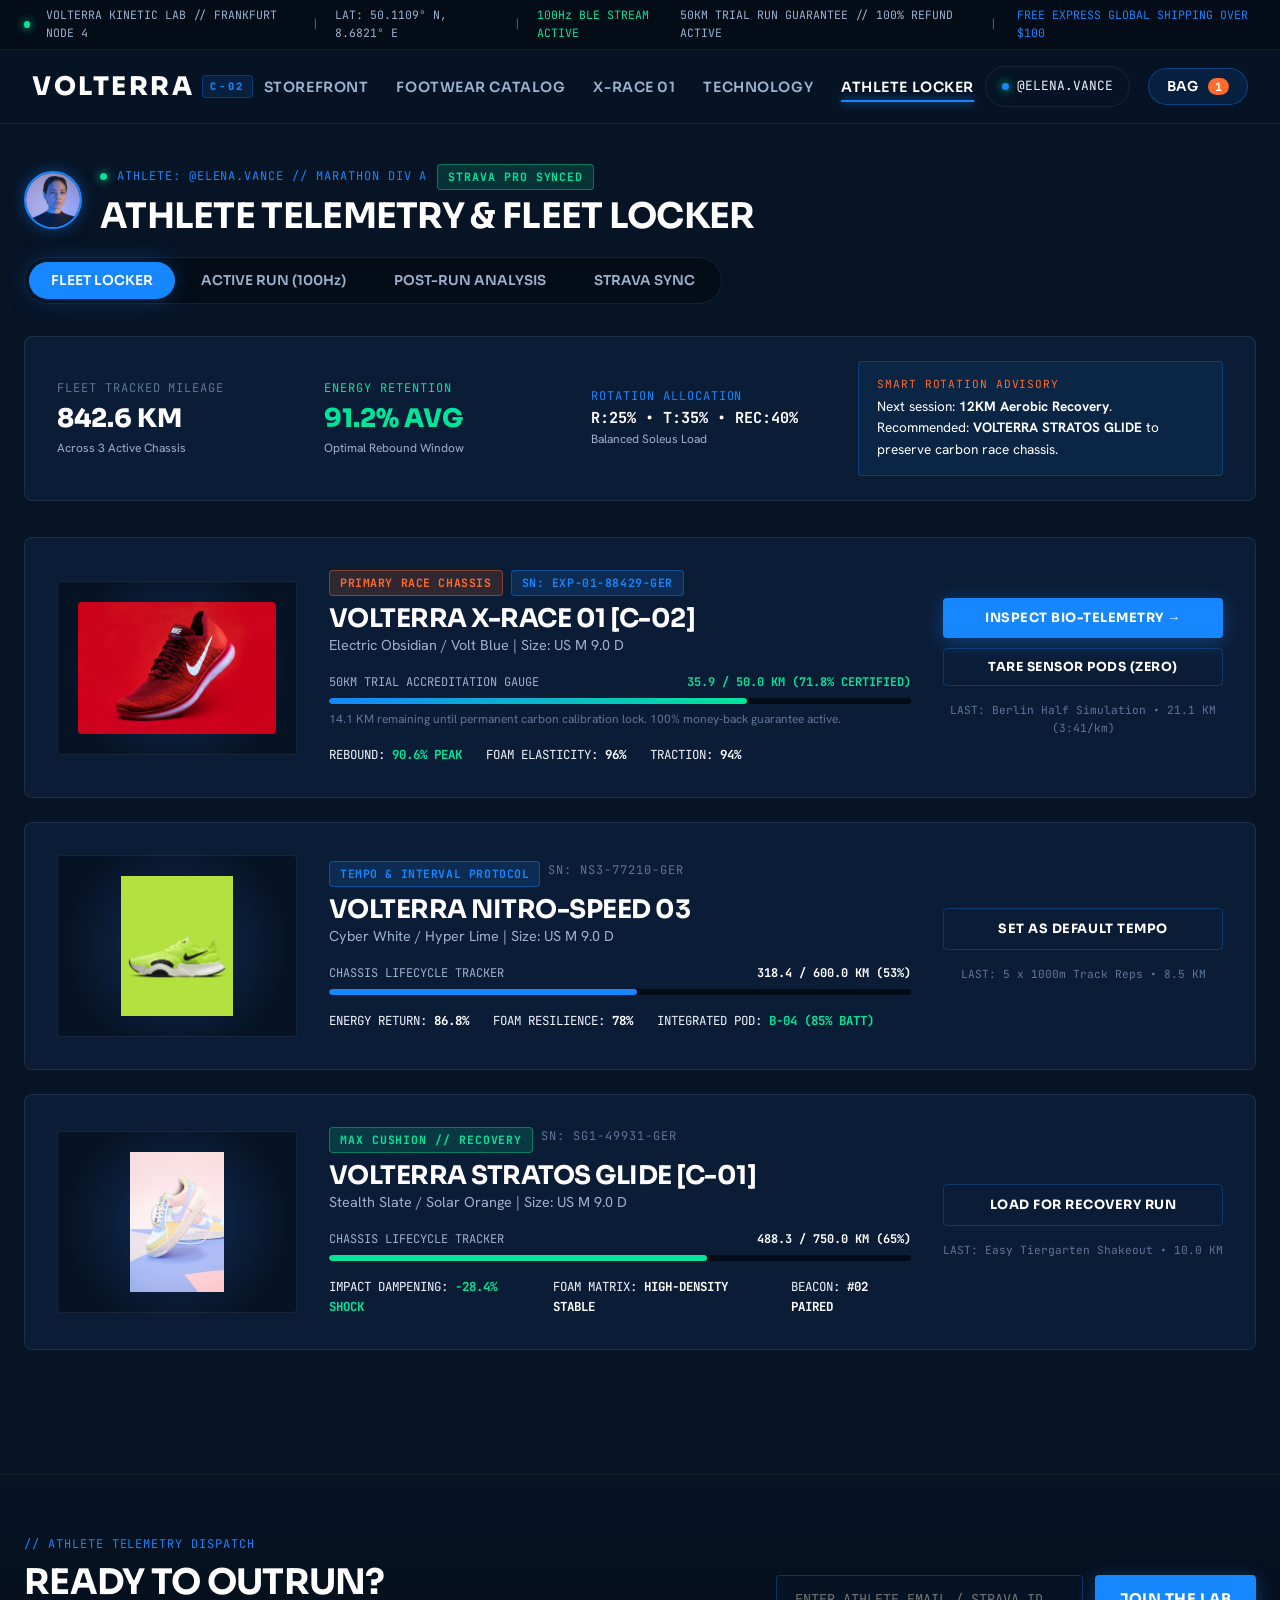
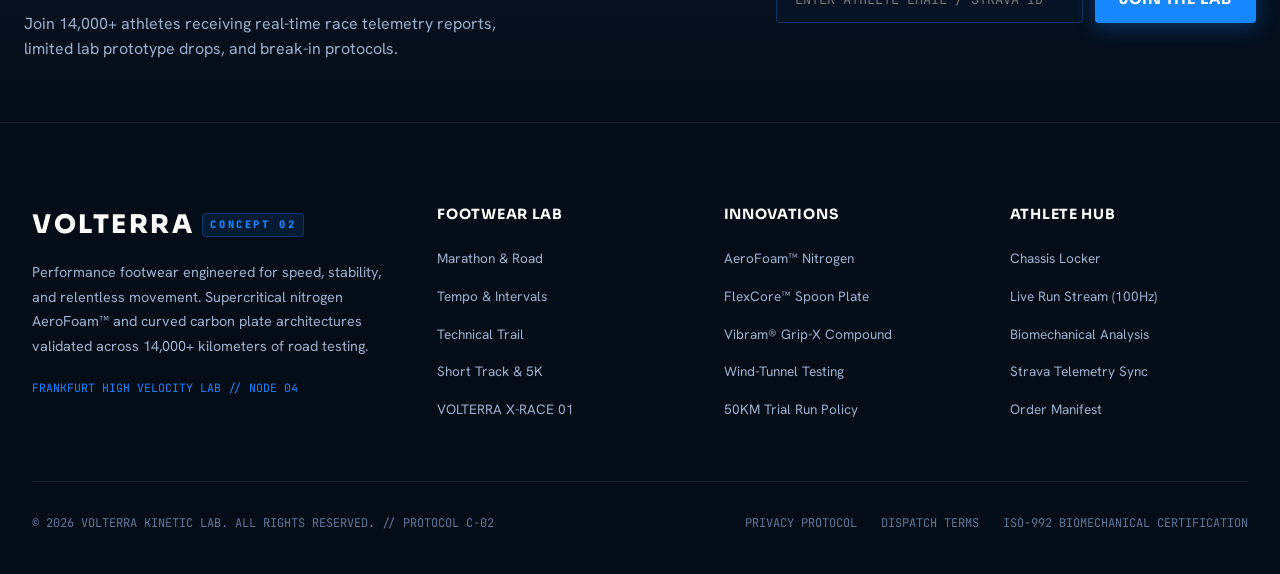
<file: locker.html>
<!DOCTYPE html>
<html lang="en">
<head>
  <meta charset="UTF-8">
  <meta name="viewport" content="width=device-width, initial-scale=1.0">
  <title>VOLTERRA // Athlete Companion App &amp; Biomechanics Lab</title>
  <meta name="description" content="VOLTERRA CONCEPT 02: Built to Outrun. Agency-grade performance footwear engineered with supercritical nitrogen foam and curved carbon propulsion plates.">
  <link rel="stylesheet" href="assets/css/style.css">
  <link rel="stylesheet" href="assets/css/telemetry.css">
</head>
<body>

  <!-- Top Telemetry Ticker -->
  <div class="top-telemetry-ticker">
    <div class="ticker-left">
      <span class="pulse-indicator"></span>
      <span>VOLTERRA KINETIC LAB // FRANKFURT NODE 4</span>
      <span style="opacity: 0.5;">|</span>
      <span>LAT: 50.1109° N, 8.6821° E</span>
      <span style="opacity: 0.5;">|</span>
      <span style="color: var(--volt-green);">100Hz BLE STREAM ACTIVE</span>
    </div>
    <div style="display: flex; gap: 20px; align-items: center;">
      <span>50KM TRIAL RUN GUARANTEE // 100% REFUND ACTIVE</span>
      <span style="opacity: 0.5;">|</span>
      <span style="color: var(--electric-blue);">FREE EXPRESS GLOBAL SHIPPING OVER $100</span>
    </div>
  </div>

  <!-- Primary Site Header -->
  <header class="site-header">
    <div class="header-container">
      <div class="brand-logo-wrap">
        <a href="index.html" class="brand-logo" id="brandLogoLink">
          VOLTERRA
          <span class="brand-badge">C-02</span>
        </a>
      </div>

      <nav>
        <ul class="nav-links">
          <li>
            <a href="index.html" class="nav-link ">Storefront</a>
          </li>
          <li>
            <a href="shop.html" class="nav-link ">Footwear Catalog</a>
          </li>
          <li>
            <a href="product.html" class="nav-link ">X-RACE 01</a>
          </li>
          <li>
            <a href="technology.html" class="nav-link ">Technology</a>
          </li>
          <li>
            <a href="locker.html" class="nav-link active">Athlete Locker</a>
          </li>
        </ul>
      </nav>

      <div class="nav-actions">
        <a href="locker.html" class="action-btn" title="Elena Vance Athlete Profile">
          <span class="pulse-indicator" style="background: var(--electric-blue);"></span>
          <span>@ELENA.VANCE</span>
        </a>

        <button type="button" class="cart-toggle-btn" onclick="VOLTERRA_CART.openDrawer()" aria-label="Open Cart Drawer">
          <span>BAG</span>
          <span class="cart-count-badge">0</span>
        </button>
      </div>
    </div>
  </header>

<main class="locker-container">

  <!-- Athlete Context & Locker Header Bar -->
  <!-- Athlete Context & Locker Header Bar -->
  <div class="locker-header-bar">
    <div style="display: flex; align-items: center; gap: 18px;">
      <img src="assets/images/athlete-elena.jpg" alt="Elena Vance" style="width: 58px; height: 58px; border-radius: 50%; object-fit: cover; border: 2px solid var(--electric-blue); box-shadow: 0 0 15px rgba(22, 135, 255, 0.4);">
      <div>
        <div style="display: flex; align-items: center; gap: 10px; margin-bottom: 6px;">
          <span class="pulse-indicator"></span>
          <span class="mono-tag" style="color: var(--electric-blue);">
            ATHLETE: @ELENA.VANCE // MARATHON DIV A
          </span>
          <span class="badge-volt mono-tag">STRAVA PRO SYNCED</span>
        </div>
        <h1 style="font-size: 2.2rem; color: #ffffff; text-transform: uppercase;">
          ATHLETE TELEMETRY & FLEET LOCKER
        </h1>
      </div>
    </div>

    <!-- Navigation Tabs Navigation -->
    <div class="locker-tabs-nav">
      <button type="button" class="locker-tab-btn active" id="tabBtn_locker" onclick="switchLockerTab('locker')">
        FLEET LOCKER
      </button>
      <button type="button" class="locker-tab-btn" id="tabBtn_activerun" onclick="switchLockerTab('activerun')">
        ACTIVE RUN (100Hz)
      </button>
      <button type="button" class="locker-tab-btn" id="tabBtn_postrun" onclick="switchLockerTab('postrun')">
        POST-RUN ANALYSIS
      </button>
      <button type="button" class="locker-tab-btn" id="tabBtn_strava" onclick="switchLockerTab('strava')">
        STRAVA SYNC
      </button>
    </div>
  </div>

  <!-- ==========================================================================
       TAB 1: FLEET LOCKER (SCREEN 7)
       ========================================================================== -->
  <div id="tabContent_locker" class="locker-tab-content active">
    
    <!-- Fleet Summary & Rotation Matrix -->
    <div class="fleet-summary-bar">
      <div>
        <div class="mono-tag" style="color: var(--text-muted);">FLEET TRACKED MILEAGE</div>
        <div style="font-family: var(--font-headline); font-size: 1.6rem; font-weight: 800; color: #ffffff;">842.6 KM</div>
        <div style="font-size: 0.75rem; color: var(--text-secondary);">Across 3 Active Chassis</div>
      </div>

      <div>
        <div class="mono-tag" style="color: var(--volt-green);">ENERGY RETENTION</div>
        <div style="font-family: var(--font-headline); font-size: 1.6rem; font-weight: 800; color: var(--volt-green);">91.2% AVG</div>
        <div style="font-size: 0.75rem; color: var(--text-secondary);">Optimal Rebound Window</div>
      </div>

      <div>
        <div class="mono-tag" style="color: var(--electric-blue);">ROTATION ALLOCATION</div>
        <div style="font-family: var(--font-mono); font-size: 0.95rem; font-weight: 700; color: #ffffff;">
          R:25% • T:35% • REC:40%
        </div>
        <div style="font-size: 0.75rem; color: var(--text-secondary);">Balanced Soleus Load</div>
      </div>

      <div style="background: rgba(22, 135, 255, 0.08); border: 1px solid var(--border-dark-highlight); border-radius: var(--radius-sm); padding: 14px 18px;">
        <div class="mono-tag" style="color: var(--energy-orange); font-size: 0.7rem; margin-bottom: 2px;">SMART ROTATION ADVISORY</div>
        <div style="font-size: 0.85rem; color: #ffffff;">
          Next session: <strong>12KM Aerobic Recovery</strong>. Recommended: <strong>VOLTERRA STRATOS GLIDE</strong> to preserve carbon race chassis.
        </div>
      </div>
    </div>

    <!-- Active Rotation Footwear Cards -->

    <!-- Card 1: VOLTERRA X-RACE 01 (Primary Race Chassis) -->
    <div class="chassis-fleet-card">
      <div class="chassis-media-box">
        <img src="assets/images/x-race-01.jpg" alt="VOLTERRA X-RACE 01" style="width: 100%; max-height: 140px; object-fit: contain; border-radius: 4px;">
      </div>

      <div>
        <div style="display: flex; gap: 8px; margin-bottom: 8px;">
          <span class="badge-orange mono-tag">PRIMARY RACE CHASSIS</span>
          <span class="badge-blue mono-tag">SN: EXP-01-88429-GER</span>
        </div>

        <h3 style="font-size: 1.6rem; color: #ffffff; text-transform: uppercase;">
          VOLTERRA X-RACE 01 [C-02]
        </h3>
        <div style="color: var(--text-secondary); font-size: 0.9rem; margin-bottom: 16px;">
          Electric Obsidian / Volt Blue | Size: US M 9.0 D
        </div>

        <!-- 50KM Break-In Protocol Gauge -->
        <div class="break-in-progress-wrap">
          <div class="progress-header">
            <span>50KM TRIAL ACCREDITATION GAUGE</span>
            <strong style="color: var(--volt-green);">35.9 / 50.0 KM (71.8% CERTIFIED)</strong>
          </div>
          <div class="progress-track">
            <div class="progress-fill" style="width: 71.8%;"></div>
          </div>
          <div style="font-size: 0.75rem; color: var(--text-muted); margin-top: 6px;">
            14.1 KM remaining until permanent carbon calibration lock. 100% money-back guarantee active.
          </div>
        </div>

        <div style="display: flex; gap: 24px; font-family: var(--font-mono); font-size: 0.78rem; margin-top: 14px;">
          <div>REBOUND: <strong style="color: var(--volt-green);">90.6% PEAK</strong></div>
          <div>FOAM ELASTICITY: <strong style="color: #ffffff;">96%</strong></div>
          <div>TRACTION: <strong style="color: #ffffff;">94%</strong></div>
        </div>
      </div>

      <div style="display: flex; flex-direction: column; gap: 10px;">
        <button type="button" class="btn-primary" style="padding: 12px; font-size: 0.8rem;" onclick="openDeepDiveModal()">
          INSPECT BIO-TELEMETRY →
        </button>
        <button type="button" class="btn-secondary" style="padding: 10px; font-size: 0.78rem;" onclick="openCalibrationModal()">
          TARE SENSOR PODS (ZERO)
        </button>
        <div style="font-family: var(--font-mono); font-size: 0.7rem; color: var(--text-muted); text-align: center; margin-top: 6px;">
          LAST: Berlin Half Simulation • 21.1 KM (3:41/km)
        </div>
      </div>
    </div>

    <!-- Card 2: NITRO-SPEED 03 (Tempo & Threshold) -->
    <div class="chassis-fleet-card">
      <div class="chassis-media-box">
        <img src="assets/images/apex-nitro.jpg" alt="VOLTERRA NITRO-SPEED 03" style="width: 100%; max-height: 140px; object-fit: contain; border-radius: 4px;">
      </div>

      <div>
        <div style="display: flex; gap: 8px; margin-bottom: 8px;">
          <span class="badge-blue mono-tag">TEMPO & INTERVAL PROTOCOL</span>
          <span class="mono-tag" style="color: var(--text-muted);">SN: NS3-77210-GER</span>
        </div>

        <h3 style="font-size: 1.6rem; color: #ffffff; text-transform: uppercase;">
          VOLTERRA NITRO-SPEED 03
        </h3>
        <div style="color: var(--text-secondary); font-size: 0.9rem; margin-bottom: 16px;">
          Cyber White / Hyper Lime | Size: US M 9.0 D
        </div>

        <div class="break-in-progress-wrap">
          <div class="progress-header">
            <span>CHASSIS LIFECYCLE TRACKER</span>
            <strong style="color: #ffffff;">318.4 / 600.0 KM (53%)</strong>
          </div>
          <div class="progress-track">
            <div class="progress-fill" style="width: 53%; background: var(--electric-blue);"></div>
          </div>
        </div>

        <div style="display: flex; gap: 24px; font-family: var(--font-mono); font-size: 0.78rem; margin-top: 14px;">
          <div>ENERGY RETURN: <strong style="color: #ffffff;">86.8%</strong></div>
          <div>FOAM RESILIENCE: <strong style="color: #ffffff;">78%</strong></div>
          <div>INTEGRATED POD: <strong style="color: var(--volt-green);">B-04 (85% BATT)</strong></div>
        </div>
      </div>

      <div style="display: flex; flex-direction: column; gap: 10px;">
        <button type="button" class="btn-secondary" style="padding: 12px; font-size: 0.8rem;" onclick="VOLTERRA_CART.showToast('CHASSIS SET AS TEMPO DEFAULT')">
          SET AS DEFAULT TEMPO
        </button>
        <div style="font-family: var(--font-mono); font-size: 0.7rem; color: var(--text-muted); text-align: center; margin-top: 6px;">
          LAST: 5 x 1000m Track Reps • 8.5 KM
        </div>
      </div>
    </div>

    <!-- Card 3: STRATOS GLIDE (Recovery Chassis) -->
    <div class="chassis-fleet-card">
      <div class="chassis-media-box">
        <img src="assets/images/stride-aero.jpg" alt="VOLTERRA STRATOS GLIDE" style="width: 100%; max-height: 140px; object-fit: contain; border-radius: 4px;">
      </div>

      <div>
        <div style="display: flex; gap: 8px; margin-bottom: 8px;">
          <span class="badge-volt mono-tag">MAX CUSHION // RECOVERY</span>
          <span class="mono-tag" style="color: var(--text-muted);">SN: SG1-49931-GER</span>
        </div>

        <h3 style="font-size: 1.6rem; color: #ffffff; text-transform: uppercase;">
          VOLTERRA STRATOS GLIDE [C-01]
        </h3>
        <div style="color: var(--text-secondary); font-size: 0.9rem; margin-bottom: 16px;">
          Stealth Slate / Solar Orange | Size: US M 9.0 D
        </div>

        <div class="break-in-progress-wrap">
          <div class="progress-header">
            <span>CHASSIS LIFECYCLE TRACKER</span>
            <strong style="color: #ffffff;">488.3 / 750.0 KM (65%)</strong>
          </div>
          <div class="progress-track">
            <div class="progress-fill" style="width: 65%; background: var(--volt-green);"></div>
          </div>
        </div>

        <div style="display: flex; gap: 24px; font-family: var(--font-mono); font-size: 0.78rem; margin-top: 14px;">
          <div>IMPACT DAMPENING: <strong style="color: var(--volt-green);">-28.4% SHOCK</strong></div>
          <div>FOAM MATRIX: <strong style="color: #ffffff;">HIGH-DENSITY STABLE</strong></div>
          <div>BEACON: <strong style="color: #ffffff;">#02 PAIRED</strong></div>
        </div>
      </div>

      <div style="display: flex; flex-direction: column; gap: 10px;">
        <button type="button" class="btn-secondary" style="padding: 12px; font-size: 0.8rem;" onclick="VOLTERRA_CART.showToast('STRATOS GLIDE SELECTED FOR RECOVERY')">
          LOAD FOR RECOVERY RUN
        </button>
        <div style="font-family: var(--font-mono); font-size: 0.7rem; color: var(--text-muted); text-align: center; margin-top: 6px;">
          LAST: Easy Tiergarten Shakeout • 10.0 KM
        </div>
      </div>
    </div>

  </div>

  <!-- ==========================================================================
       TAB 2: ACTIVE RUN LIVE TELEMETRY (SCREEN 13)
       ========================================================================== -->
  <div id="tabContent_activerun" class="locker-tab-content">
    
    <div class="live-run-cockpit">
      <div class="hero-laser-grid" style="opacity: 0.4;"></div>

      <div style="display: flex; justify-content: space-between; align-items: center; flex-wrap: wrap; gap: 16px; margin-bottom: 24px; position: relative; z-index: 10;">
        <div style="display: flex; align-items: center; gap: 12px;">
          <span class="badge-orange mono-tag">
            <span class="pulse-indicator" style="background: var(--energy-orange);"></span>
            REC ● LIVE KINETIC STREAM (100Hz)
          </span>
          <span class="mono-tag" style="color: var(--electric-blue);">0.3M RTK GPS LOCK</span>
        </div>

        <div class="mono-tag" style="color: var(--volt-green);">
          MOUNTED: VOLTERRA X-RACE 01 [EXP-01-88429-GER] (98% BATT)
        </div>
      </div>

      <!-- Live Digital Pacing Display -->
      <div style="position: relative; z-index: 10;">
        <div class="mono-tag" style="color: var(--text-muted);">CURRENT KINETIC PACE</div>
        <div class="live-pace-display" id="livePaceVal">
          3:38 <span>/KM</span>
        </div>
        <div class="badge-volt mono-tag" style="font-size: 0.85rem;">
          PACE DELTA: -0:04 VS 3:42 TARGET // PACE GOAL EXCEEDED
        </div>
      </div>

      <!-- Live Telemetry Matrix -->
      <div class="live-metrics-quad" style="position: relative; z-index: 10;">
        <div class="live-metric-box">
          <div class="mono-tag" style="color: var(--text-muted);">DISTANCE</div>
          <div style="font-family: var(--font-headline); font-size: 2.2rem; font-weight: 800; color: #ffffff;">14.82 <span style="font-size: 1rem; color: var(--electric-blue);">KM</span></div>
          <div style="font-size: 0.72rem; color: var(--text-secondary);">Target: 21.10 KM Half</div>
        </div>

        <div class="live-metric-box">
          <div class="mono-tag" style="color: var(--text-muted);">ELAPSED DURATION</div>
          <div style="font-family: var(--font-mono); font-size: 2.2rem; font-weight: 800; color: #ffffff;" id="liveRunTimer">00:53:51</div>
          <div style="font-size: 0.72rem; color: var(--text-secondary);">Split #14 Active</div>
        </div>

        <div class="live-metric-box">
          <div class="mono-tag" style="color: var(--text-muted);">GROUND CONTACT (GCT)</div>
          <div style="font-family: var(--font-headline); font-size: 2.2rem; font-weight: 800; color: var(--volt-green);">164 <span style="font-size: 1rem;">MS</span></div>
          <div style="font-size: 0.72rem; color: var(--text-secondary);">Flight Efficiency: OPTIMAL</div>
        </div>

        <div class="live-metric-box">
          <div class="mono-tag" style="color: var(--text-muted);">HEART RATE (CADENCE)</div>
          <div style="font-family: var(--font-headline); font-size: 2.2rem; font-weight: 800; color: var(--energy-orange);">168 <span style="font-size: 1rem;">BPM</span></div>
          <div style="font-size: 0.72rem; color: var(--text-secondary);">186 SPM Cadence Lock</div>
        </div>
      </div>

      <!-- Interactive Tiergarten Loop Vector Trace Map -->
      <div style="position: relative; z-index: 10; background: var(--bg-navy-surface); border: 1px solid var(--border-dark); border-radius: var(--radius-md); padding: 24px; margin: 30px 0;">
        <div style="display: flex; justify-content: space-between; margin-bottom: 12px; font-family: var(--font-mono); font-size: 0.75rem;">
          <span style="color: var(--electric-blue);">GPS ROUTE: BERLIN TIERGARTEN LOOP / STRASSE DES 17. JUNI</span>
          <span style="color: var(--volt-green);">KM 14.8 / 21.1 KM</span>
        </div>
        <svg viewBox="0 0 600 80" width="100%" height="80">
          <path d="M 20 40 Q 150 10, 280 45 T 450 30 T 580 40" stroke="rgba(22, 135, 255, 0.25)" stroke-width="4" fill="none" stroke-linecap="round"/>
          <path d="M 20 40 Q 150 10, 280 45 T 420 32" stroke="#1687ff" stroke-width="4" fill="none" stroke-linecap="round"/>
          <circle cx="420" cy="32" r="6" fill="#00e599" />
          <circle cx="420" cy="32" r="12" stroke="#00e599" stroke-width="1.5" opacity="0.6">
            <animate attributeName="r" values="6;16;6" dur="2s" repeatCount="indefinite"/>
          </circle>
        </svg>
      </div>

      <!-- Mid-Run Controls -->
      <div class="run-controls-row" style="position: relative; z-index: 10;">
        <button type="button" class="btn-secondary" id="btnPauseRun" onclick="toggleRunTimer()" style="padding: 16px 36px; font-size: 1rem;">
          ❚❚ PAUSE RUN
        </button>
        <button type="button" class="action-btn" onclick="recordLap()" style="padding: 16px 28px; font-size: 0.9rem;">
          ⏱ LAP SPLIT (KM)
        </button>
        <button type="button" class="btn-orange" onclick="finishRunSession()" style="padding: 16px 36px; font-size: 1rem;">
          FINISH RUN PROTOCOL →
        </button>
      </div>

    </div>

  </div>

  <!-- ==========================================================================
       TAB 3: POST-RUN BIOMECHANICAL ANALYSIS (SCREEN 9)
       ========================================================================== -->
  <div id="tabContent_postrun" class="locker-tab-content">
    
    <div style="background: var(--bg-navy-surface); border: 1px solid var(--border-dark-highlight); border-radius: var(--radius-lg); padding: 48px; margin-bottom: 40px;">
      
      <div class="locker-header-summary">
        <div>
          <span class="badge-volt mono-tag">RUN PROTOCOL COMPLETED // 100HZ STREAM FUSED</span>
          <h2 style="font-size: 2.2rem; color: #ffffff; text-transform: uppercase; margin: 8px 0 4px;">
            BERLIN HALF MARATHON SIMULATION // TIERGARTEN LOOP
          </h2>
          <div style="color: var(--text-secondary); font-size: 0.9rem;">
            Elena Vance · Completed 10:34 AM CEST · 14°C Dry Asphalt · Chassis: VOLTERRA X-RACE 01
          </div>
        </div>

        <div style="text-align: right;">
          <div class="mono-tag" style="color: var(--volt-green);">CHASSIS EFFICIENCY SCORE</div>
          <div style="font-family: var(--font-headline); font-size: 2.6rem; font-weight: 900; color: var(--volt-green);">
            94.8 <span style="font-size: 1.1rem; color: #ffffff;">/ 100</span>
          </div>
        </div>
      </div>

      <!-- 4 Primary Metrics -->
      <div class="locker-metrics-grid">
        <div style="background: var(--bg-midnight-dark); border: 1px solid var(--border-dark); border-radius: var(--radius-sm); padding: 24px;">
          <div class="mono-tag" style="color: var(--text-muted);">DISTANCE</div>
          <div style="font-family: var(--font-headline); font-size: 2.2rem; font-weight: 800; color: #ffffff;">21.10 KM</div>
          <div style="font-size: 0.75rem; color: var(--volt-green);">Official Half Marathon</div>
        </div>

        <div style="background: var(--bg-midnight-dark); border: 1px solid var(--border-dark); border-radius: var(--radius-sm); padding: 24px;">
          <div class="mono-tag" style="color: var(--text-muted);">OFFICIAL TIME</div>
          <div style="font-family: var(--font-headline); font-size: 2.2rem; font-weight: 800; color: #ffffff;">01:17:42</div>
          <div style="font-size: 0.75rem; color: var(--electric-blue);">Personal Best (PB)</div>
        </div>

        <div style="background: var(--bg-midnight-dark); border: 1px solid var(--border-dark); border-radius: var(--radius-sm); padding: 24px;">
          <div class="mono-tag" style="color: var(--text-muted);">AVERAGE PACE</div>
          <div style="font-family: var(--font-headline); font-size: 2.2rem; font-weight: 800; color: var(--volt-green);">3:41 /KM</div>
          <div style="font-size: 0.75rem; color: var(--text-secondary);">-0:01 vs 3:42 Target</div>
        </div>

        <div style="background: var(--bg-midnight-dark); border: 1px solid var(--border-dark); border-radius: var(--radius-sm); padding: 24px;">
          <div class="mono-tag" style="color: var(--text-muted);">ENERGY EXPENDITURE</div>
          <div style="font-family: var(--font-headline); font-size: 2.2rem; font-weight: 800; color: #ffffff;">1,384 KCAL</div>
          <div style="font-size: 0.75rem; color: var(--energy-orange);">166 BPM Avg HR</div>
        </div>
      </div>

      <!-- Biomechanical Deep-Dive Cards -->
      <div class="locker-biomech-grid">
        <div style="background: rgba(22, 135, 255, 0.08); border: 1px solid var(--border-dark-highlight); border-radius: var(--radius-sm); padding: 20px;">
          <div class="mono-tag" style="color: var(--electric-blue); margin-bottom: 4px;">ENERGY RETURN</div>
          <div style="font-size: 1.6rem; font-weight: 800; color: #ffffff;">90.6%</div>
          <div style="font-size: 0.75rem; color: var(--text-secondary); margin-top: 4px;">+1.2% over factory bench baseline 89.4%</div>
        </div>

        <div style="background: rgba(0, 229, 153, 0.08); border: 1px solid rgba(0, 229, 153, 0.3); border-radius: var(--radius-sm); padding: 20px;">
          <div class="mono-tag" style="color: var(--volt-green); margin-bottom: 4px;">GROUND CONTACT (GCT)</div>
          <div style="font-size: 1.6rem; font-weight: 800; color: #ffffff;">161 MS</div>
          <div style="font-size: 0.75rem; color: var(--text-secondary); margin-top: 4px;">50.1% L / 49.9% R Balance (Ultra-Symmetric)</div>
        </div>

        <div style="background: rgba(255, 107, 44, 0.08); border: 1px solid rgba(255, 107, 44, 0.3); border-radius: var(--radius-sm); padding: 20px;">
          <div class="mono-tag" style="color: var(--energy-orange); margin-bottom: 4px;">VERTICAL OSCILLATION</div>
          <div style="font-size: 1.6rem; font-weight: 800; color: #ffffff;">6.2 CM</div>
          <div style="font-size: 0.75rem; color: var(--text-secondary); margin-top: 4px;">Elite propulsion window (&lt;6.5cm)</div>
        </div>

        <div style="background: rgba(22, 135, 255, 0.08); border: 1px solid var(--border-dark-highlight); border-radius: var(--radius-sm); padding: 20px;">
          <div class="mono-tag" style="color: var(--electric-blue); margin-bottom: 4px;">SOLEUS STRAIN DAMPENING</div>
          <div style="font-size: 1.6rem; font-weight: 800; color: #ffffff;">-21.4% LOAD</div>
          <div style="font-size: 0.75rem; color: var(--text-secondary); margin-top: 4px;">Reduced eccentric calf pack-out</div>
        </div>
      </div>

    </div>

  </div>

  <!-- ==========================================================================
       TAB 4: STRAVA TELEMETRY SYNC (SCREEN 3)
       ========================================================================== -->
  <div id="tabContent_strava" class="locker-tab-content">
    
    <div style="background: var(--bg-navy-surface); border: 1px solid var(--border-dark-highlight); border-radius: var(--radius-lg); padding: 48px; max-width: 900px; margin: 0 auto;">
      
      <div style="display: flex; justify-content: space-between; align-items: center; margin-bottom: 32px; padding-bottom: 20px; border-bottom: 1px solid var(--border-dark);">
        <div>
          <span class="badge-orange mono-tag" style="background: rgba(252, 76, 2, 0.15); color: var(--strava-orange); border-color: rgba(252, 76, 2, 0.4);">
            STRAVA PRO PIPELINE
          </span>
          <h2 style="font-size: 2rem; color: #ffffff; text-transform: uppercase; margin-top: 6px;">
            STRAVA TELEMETRY SYNC CHAMBER
          </h2>
        </div>

        <div style="display: flex; align-items: center; gap: 8px;">
          <span class="pulse-indicator"></span>
          <span class="mono-tag" style="color: var(--volt-green);">STATUS: SYNCED & STREAMING</span>
        </div>
      </div>

      <!-- Athlete Credentials Binding Capsule -->
      <div style="background: var(--bg-midnight-dark); border: 1px solid var(--border-dark); border-radius: var(--radius-sm); padding: 24px; margin-bottom: 32px;">
        <div style="display: flex; justify-content: space-between; align-items: center;">
          <div>
            <div style="color: #ffffff; font-weight: 700; font-size: 1.1rem;">@elena.vance // Marathon Div A</div>
            <div style="color: var(--text-secondary); font-size: 0.82rem; font-family: var(--font-mono); margin-top: 2px;">
              STRAVA PRO ATHLETE ID: #STR-8820491 • BERLIN, GERMANY
            </div>
          </div>
          <span class="badge-blue mono-tag">DISPATCH LINKED</span>
        </div>
      </div>

      <!-- 4 Data Pipeline Toggles -->
      <div style="display: flex; flex-direction: column; gap: 14px; margin-bottom: 36px;">
        <div class="selection-tile selected">
          <div>
            <div class="tile-title">Auto-Log Volterra Footwear Gear ID</div>
            <div class="tile-sub">Binds chassis serial number #EXP-01-88429-GER to every Strava road upload</div>
          </div>
          <span style="color: var(--volt-green); font-family: var(--font-mono); font-size: 0.8rem;">ENABLED</span>
        </div>

        <div class="selection-tile selected">
          <div>
            <div class="tile-title">Kinetic Rebound & Cadence Telemetry</div>
            <div class="tile-sub">Injects 100Hz ground contact time & stiffness into Strava stream FIT files</div>
          </div>
          <span style="color: var(--volt-green); font-family: var(--font-mono); font-size: 0.8rem;">ENABLED</span>
        </div>

        <div class="selection-tile selected">
          <div>
            <div class="tile-title">Automated 50KM Trial Compliance Reporting</div>
            <div class="tile-sub">Accredits authenticated GPS mileage towards the 50KM risk-free money back guarantee</div>
          </div>
          <span style="color: var(--volt-green); font-family: var(--font-mono); font-size: 0.8rem;">ENABLED</span>
        </div>
      </div>

      <div style="display: flex; gap: 16px;">
        <button type="button" class="btn-primary" style="flex: 1;" onclick="VOLTERRA_CART.showToast('FORCE SYNCED WITH STRAVA PRO API');">
          FORCE SYNC STRAVA TELEMETRY ↻
        </button>
        <button type="button" class="btn-secondary" onclick="openCalibrationModal()">
          SENSOR ZERO TARE
        </button>
      </div>

    </div>

  </div>

  <!-- ==========================================================================
       MODAL 1: POD ZERO CALIBRATION & OSCILLOSCOPE (SCREEN 8)
       ========================================================================== -->
  <div class="telemetry-modal-backdrop" id="calibrationModal">
    <div class="telemetry-modal-sheet">
      
      <div class="modal-header-row">
        <div>
          <span class="badge-blue mono-tag">DIAGNOSTIC PROTOCOL ISO-992</span>
          <h3 style="font-size: 1.6rem; color: #ffffff; text-transform: uppercase; margin-top: 4px;">
            POD ZERO CALIBRATION & DRIFT TARE
          </h3>
        </div>
        <button type="button" class="modal-close-btn" onclick="closeCalibrationModal()">✕</button>
      </div>

      <div style="font-family: var(--font-mono); font-size: 0.78rem; color: var(--text-secondary); margin-bottom: 20px;">
        LINKED CHASSIS: VOLTERRA X-RACE 01 [EXP-01-88429-GER] • DUAL 6-AXIS IMU SENSORS
      </div>

      <!-- Real-Time 3-Axis Oscilloscope Waveform -->
      <div>
        <div class="mono-tag" style="color: var(--electric-blue); margin-bottom: 6px;">
          LIVE 3-AXIS ACCELEROMETER NOISE WAVE (100Hz RAW)
        </div>
        <div class="oscilloscope-box">
          <canvas id="oscilloscopeCanvas" class="oscilloscope-canvas"></canvas>
        </div>
      </div>

      <!-- Checklist -->
      <div class="locker-tare-checklist">
        <div style="background: var(--bg-midnight-dark); padding: 14px; border-radius: var(--radius-sm); border: 1px solid var(--border-dark);">
          <div style="color: var(--volt-green); font-size: 0.85rem; font-weight: 700;">✓ SURFACE LEVELED</div>
          <div style="font-size: 0.72rem; color: var(--text-muted); margin-top: 2px;">Resting flat horizontally</div>
        </div>

        <div style="background: var(--bg-midnight-dark); padding: 14px; border-radius: var(--radius-sm); border: 1px solid var(--border-dark);">
          <div style="color: var(--volt-green); font-size: 0.85rem; font-weight: 700;">✓ TARE UNLOADED</div>
          <div style="font-size: 0.72rem; color: var(--text-muted); margin-top: 2px;">Zero foot weight load</div>
        </div>

        <div style="background: var(--bg-midnight-dark); padding: 14px; border-radius: var(--radius-sm); border: 1px solid var(--border-dark);">
          <div style="color: var(--volt-green); font-size: 0.85rem; font-weight: 700;">✓ THERMAL BALANCED</div>
          <div style="font-size: 0.72rem; color: var(--text-muted); margin-top: 2px;">21.4°C ambient stable</div>
        </div>
      </div>

      <!-- Execution Button -->
      <button type="button" id="btnExecuteTare" class="btn-primary" style="width: 100%; padding: 16px; font-size: 0.95rem;" onclick="executeZeroTare()">
        EXECUTE ZERO TARE & SAVE TO FLASH MEMORY →
      </button>

    </div>
  </div>

  <!-- ==========================================================================
       MODAL 2: X-RACE 01 TELEMETRY DEEP-DIVE MODAL (SCREEN 11)
       ========================================================================== -->
  <div class="telemetry-modal-backdrop" id="deepDiveModal">
    <div class="telemetry-modal-sheet">
      
      <div class="modal-header-row">
        <div>
          <span class="badge-orange mono-tag">CHASSIS DEEP-DIVE // LAB REPORT</span>
          <h3 style="font-size: 1.6rem; color: #ffffff; text-transform: uppercase; margin-top: 4px;">
            VOLTERRA X-RACE 01 [C-02 PROTOTYPE]
          </h3>
        </div>
        <button type="button" class="modal-close-btn" onclick="closeDeepDiveModal()">✕</button>
      </div>

      <div class="locker-modal-info">
        <script>
          document.write(getShoeSvg('#1687ff', '#ff6b2c'));
        </script>
        <div>
          <div style="font-family: var(--font-mono); font-size: 0.78rem; color: var(--text-secondary);">
            SERIAL NUMBER: <strong>EXP-01-88429-GER</strong>
          </div>
          <div style="font-size: 0.85rem; color: #ffffff; margin-top: 4px;">
            Stack: 39.5mm WA Legal • Tare Weight: 218g • Spoon Stiffness: Level 4
          </div>
          <div style="color: var(--volt-green); font-family: var(--font-mono); font-size: 0.75rem; margin-top: 4px;">
            ✓ FOAM DEGRADATION: 0.0% PACK-OUT (NOMINAL REBOUND)
          </div>
        </div>
      </div>

      <!-- Bilateral Balance -->
      <div class="locker-modal-stats">
        <div style="background: var(--bg-midnight-dark); padding: 18px; border-radius: var(--radius-sm); border: 1px solid var(--border-dark);">
          <div class="mono-tag" style="color: var(--electric-blue);">BILATERAL GCT SYMMETRY</div>
          <div style="font-family: var(--font-headline); font-size: 1.5rem; font-weight: 700; color: #ffffff; margin-top: 4px;">
            50.1% L / 49.9% R
          </div>
          <div style="font-size: 0.75rem; color: var(--text-secondary);">161ms Left vs 162ms Right</div>
        </div>

        <div style="background: var(--bg-midnight-dark); padding: 18px; border-radius: var(--radius-sm); border: 1px solid var(--border-dark);">
          <div class="mono-tag" style="color: var(--volt-green);">PRONATION ANGLE</div>
          <div style="font-family: var(--font-headline); font-size: 1.5rem; font-weight: 700; color: #ffffff; margin-top: 4px;">
            -3.2° L / -3.0° R
          </div>
          <div style="font-size: 0.75rem; color: var(--text-secondary);">Neutral Strike Zone Confirmed</div>
        </div>
      </div>

      <button type="button" class="btn-primary" style="width: 100%; padding: 14px;" onclick="closeDeepDiveModal(); VOLTERRA_CART.showToast('TELEMETRY FIT EXPORTED (.PDF)');">
        EXPORT FULL BIO-TELEMETRY FIT REPORT ↓
      </button>

    </div>
  </div>

</main>

<script src="assets/js/locker.js"></script>

  <!-- Newsletter & Brand Lab Transition Banner -->
  <section style="background: linear-gradient(180deg, var(--bg-deep-navy) 0%, var(--bg-midnight-dark) 100%); padding: 60px 24px; border-top: 1px solid var(--border-dark);">
    <div class="newsletter-banner-box">
      <div>
        <div class="mono-tag" style="color: var(--electric-blue); margin-bottom: 8px;">// ATHLETE TELEMETRY DISPATCH</div>
        <h2 style="font-size: clamp(1.8rem, 4vw, 2.2rem); color: #ffffff; text-transform: uppercase;">READY TO OUTRUN?</h2>
        <p style="color: var(--text-secondary); max-width: 500px; margin-top: 8px;">
          Join 14,000+ athletes receiving real-time race telemetry reports, limited lab prototype drops, and break-in protocols.
        </p>
      </div>

      <form id="newsletterForm" class="newsletter-form-row">
        <input type="email" placeholder="ENTER ATHLETE EMAIL / STRAVA ID" required style="flex-grow: 1; background: #061324; border: 1px solid var(--border-dark-highlight); color: #ffffff; padding: 14px 18px; border-radius: var(--radius-sm); font-family: var(--font-mono); font-size: 0.85rem;">
        <button type="submit" class="btn-primary" style="padding: 14px 24px; white-space: nowrap;">JOIN THE LAB</button>
      </form>
    </div>
  </section>

  <!-- Master Site Footer -->
  <footer class="site-footer">
    <div class="footer-container">
      <div class="footer-top-grid">
        <div class="footer-brand-bio">
          <div class="brand-logo" style="margin-bottom: 14px;">
            VOLTERRA
            <span class="brand-badge">CONCEPT 02</span>
          </div>
          <p>
            Performance footwear engineered for speed, stability, and relentless movement. Supercritical nitrogen AeroFoam™ and curved carbon plate architectures validated across 14,000+ kilometers of road testing.
          </p>
          <div style="margin-top: 20px; font-family: var(--font-mono); font-size: 0.72rem; color: var(--electric-blue);">
            FRANKFURT HIGH VELOCITY LAB // NODE 04
          </div>
        </div>

        <div>
          <div class="footer-col-title">Footwear Lab</div>
          <ul class="footer-links-list">
            <li><a href="shop.html?cat=marathon">Marathon & Road</a></li>
            <li><a href="shop.html?cat=tempo">Tempo & Intervals</a></li>
            <li><a href="shop.html?cat=trail">Technical Trail</a></li>
            <li><a href="shop.html?cat=track">Short Track & 5K</a></li>
            <li><a href="product.html">VOLTERRA X-RACE 01</a></li>
          </ul>
        </div>

        <div>
          <div class="footer-col-title">Innovations</div>
          <ul class="footer-links-list">
            <li><a href="technology.html#aerofoam">AeroFoam™ Nitrogen</a></li>
            <li><a href="technology.html#flexcore">FlexCore™ Spoon Plate</a></li>
            <li><a href="technology.html#gripx">Vibram® Grip-X Compound</a></li>
            <li><a href="technology.html#windtunnel">Wind-Tunnel Testing</a></li>
            <li><a href="technology.html#guarantee">50KM Trial Run Policy</a></li>
          </ul>
        </div>

        <div>
          <div class="footer-col-title">Athlete Hub</div>
          <ul class="footer-links-list">
            <li><a href="locker.html?tab=locker">Chassis Locker</a></li>
            <li><a href="locker.html?tab=activerun">Live Run Stream (100Hz)</a></li>
            <li><a href="locker.html?tab=postrun">Biomechanical Analysis</a></li>
            <li><a href="locker.html?tab=strava">Strava Telemetry Sync</a></li>
            <li><a href="checkout.html">Order Manifest</a></li>
          </ul>
        </div>
      </div>

      <div class="footer-bottom-row">
        <div>© 2026 VOLTERRA KINETIC LAB. ALL RIGHTS RESERVED. // PROTOCOL C-02</div>
        <div style="display: flex; gap: 24px;">
          <span>PRIVACY PROTOCOL</span>
          <span>DISPATCH TERMS</span>
          <span>ISO-992 BIOMECHANICAL CERTIFICATION</span>
        </div>
      </div>
    </div>
  </footer>

  <!-- Mobile Bottom App Navigation Bar -->
  <nav class="mobile-bottom-nav" aria-label="Mobile Navigation">
    <a href="index.html" class="mob-nav-item ">
      <svg viewBox="0 0 24 24" fill="none" stroke="currentColor" stroke-width="2"><path d="M3 9l9-7 9 7v11a2 2 0 0 1-2 2H5a2 2 0 0 1-2-2z"/><polyline points="9 22 9 12 15 12 15 22"/></svg>
      <span>Store</span>
    </a>
    <a href="shop.html" class="mob-nav-item ">
      <svg viewBox="0 0 24 24" fill="none" stroke="currentColor" stroke-width="2"><rect x="2" y="3" width="20" height="14" rx="2" ry="2"/><line x1="8" y1="21" x2="16" y2="21"/><line x1="12" y1="17" x2="12" y2="21"/></svg>
      <span>Catalog</span>
    </a>
    <a href="product.html" class="mob-nav-item ">
      <svg viewBox="0 0 24 24" fill="none" stroke="currentColor" stroke-width="2"><circle cx="12" cy="12" r="10"/><polyline points="12 6 12 12 16 14"/></svg>
      <span>X-Race</span>
    </a>
    <a href="locker.html" class="mob-nav-item active">
      <svg viewBox="0 0 24 24" fill="none" stroke="currentColor" stroke-width="2"><path d="M20 21v-2a4 4 0 0 0-4-4H8a4 4 0 0 0-4 4v2"/><circle cx="12" cy="7" r="4"/></svg>
      <span>Locker</span>
    </a>
    <button type="button" class="mob-nav-item" style="background: none; border: none; cursor: pointer;" onclick="VOLTERRA_CART.openDrawer()">
      <svg viewBox="0 0 24 24" fill="none" stroke="currentColor" stroke-width="2"><circle cx="9" cy="21" r="1"/><circle cx="20" cy="21" r="1"/><path d="M1 1h4l2.68 13.39a2 2 0 0 0 2 1.61h9.72a2 2 0 0 0 2-1.61L23 6H6"/></svg>
      <span>Bag (<span class="cart-count-badge">0</span>)</span>
    </button>
  </nav>

  <!-- Include Cart Drawer & Scripts -->
  <!-- Slide-over Cart Drawer Backdrop -->
<div class="cart-backdrop" id="cartBackdrop">
  <div class="cart-drawer-panel" id="cartDrawerPanel">
    
    <div class="drawer-header">
      <div class="drawer-title">
        <span>BAG / TELEMETRY INDEX</span>
        <span class="badge-blue mono-tag">C-02</span>
      </div>
      <button type="button" class="drawer-close-btn" onclick="VOLTERRA_CART.closeDrawer()" aria-label="Close Bag">✕</button>
    </div>

    <!-- Free Shipping Progress Meter -->
    <div class="free-ship-meter-wrap">
      <div class="meter-text" id="freeShipText">
        <span>⚡ FREE EXPRESS DISPATCH UNLOCKED ($149 / $100 QUALIFIED)</span>
      </div>
      <div class="meter-progress-track">
        <div class="meter-progress-fill" id="freeShipFill" style="width: 100%;"></div>
      </div>
    </div>

    <!-- Cart Items Scroll List -->
    <div class="drawer-items-list" id="drawerItemsList">
      <!-- Injected dynamically by VOLTERRA_CART.updateUI() -->
    </div>

    <!-- Recommended Add-ons -->
    <div style="padding: 16px 24px; background: rgba(4, 12, 23, 0.6); border-top: 1px solid var(--border-dark);">
      <div style="font-family: var(--font-mono); font-size: 0.72rem; color: var(--text-secondary); margin-bottom: 8px;">
        RECOMMENDED RACE DAY ACCESSORIES:
      </div>
      <div style="display: flex; gap: 8px;">
        <button type="button" class="action-btn" style="padding: 6px 12px; font-size: 0.72rem;" onclick="VOLTERRA_CART.addItem({id:'socks', title:'PRO CARBON SOCKS', price:24.00, colors:[{name:'Stealth Carbon', hex:'#1687ff'}]})">
          + PRO SOCKS ($24)
        </button>
        <button type="button" class="action-btn" style="padding: 6px 12px; font-size: 0.72rem;" onclick="VOLTERRA_CART.addItem({id:'flask', title:'SPEED NUTRITION FLASK', price:18.00, colors:[{name:'Aero Cyan', hex:'#00e599'}]})">
          + FLASK ($18)
        </button>
      </div>
    </div>

    <!-- Drawer Footer -->
    <div class="drawer-footer">
      <div class="drawer-summary-row">
        <span>Telemetry Subtotal</span>
        <span id="drawerSubtotal">$0.00</span>
      </div>
      <div class="drawer-summary-row">
        <span>Express Tracked Dispatch</span>
        <span style="color: var(--volt-green);">FREE</span>
      </div>
      <div class="drawer-total-row">
        <span>Total Due</span>
        <span id="drawerTotal">$0.00 USD</span>
      </div>

      <a href="checkout.html" class="btn-primary drawer-checkout-btn">
        PROCEED TO SECURE CHECKOUT →
      </a>

      <div style="margin-top: 14px; text-align: center; font-family: var(--font-mono); font-size: 0.68rem; color: var(--text-muted); display: flex; justify-content: space-around;">
        <span>🔒 256-BIT ENCRYPTION</span>
        <span>50KM TRIAL GUARANTEE</span>
        <span>FREE RETURNS</span>
      </div>
    </div>

  </div>
</div>

  <script src="assets/js/products-data.js"></script>
  <script src="assets/js/cart.js"></script>
  <script src="assets/js/main.js"></script>
  <script src="assets/js/3d-effects.js"></script>
</body>
</html>
</file>
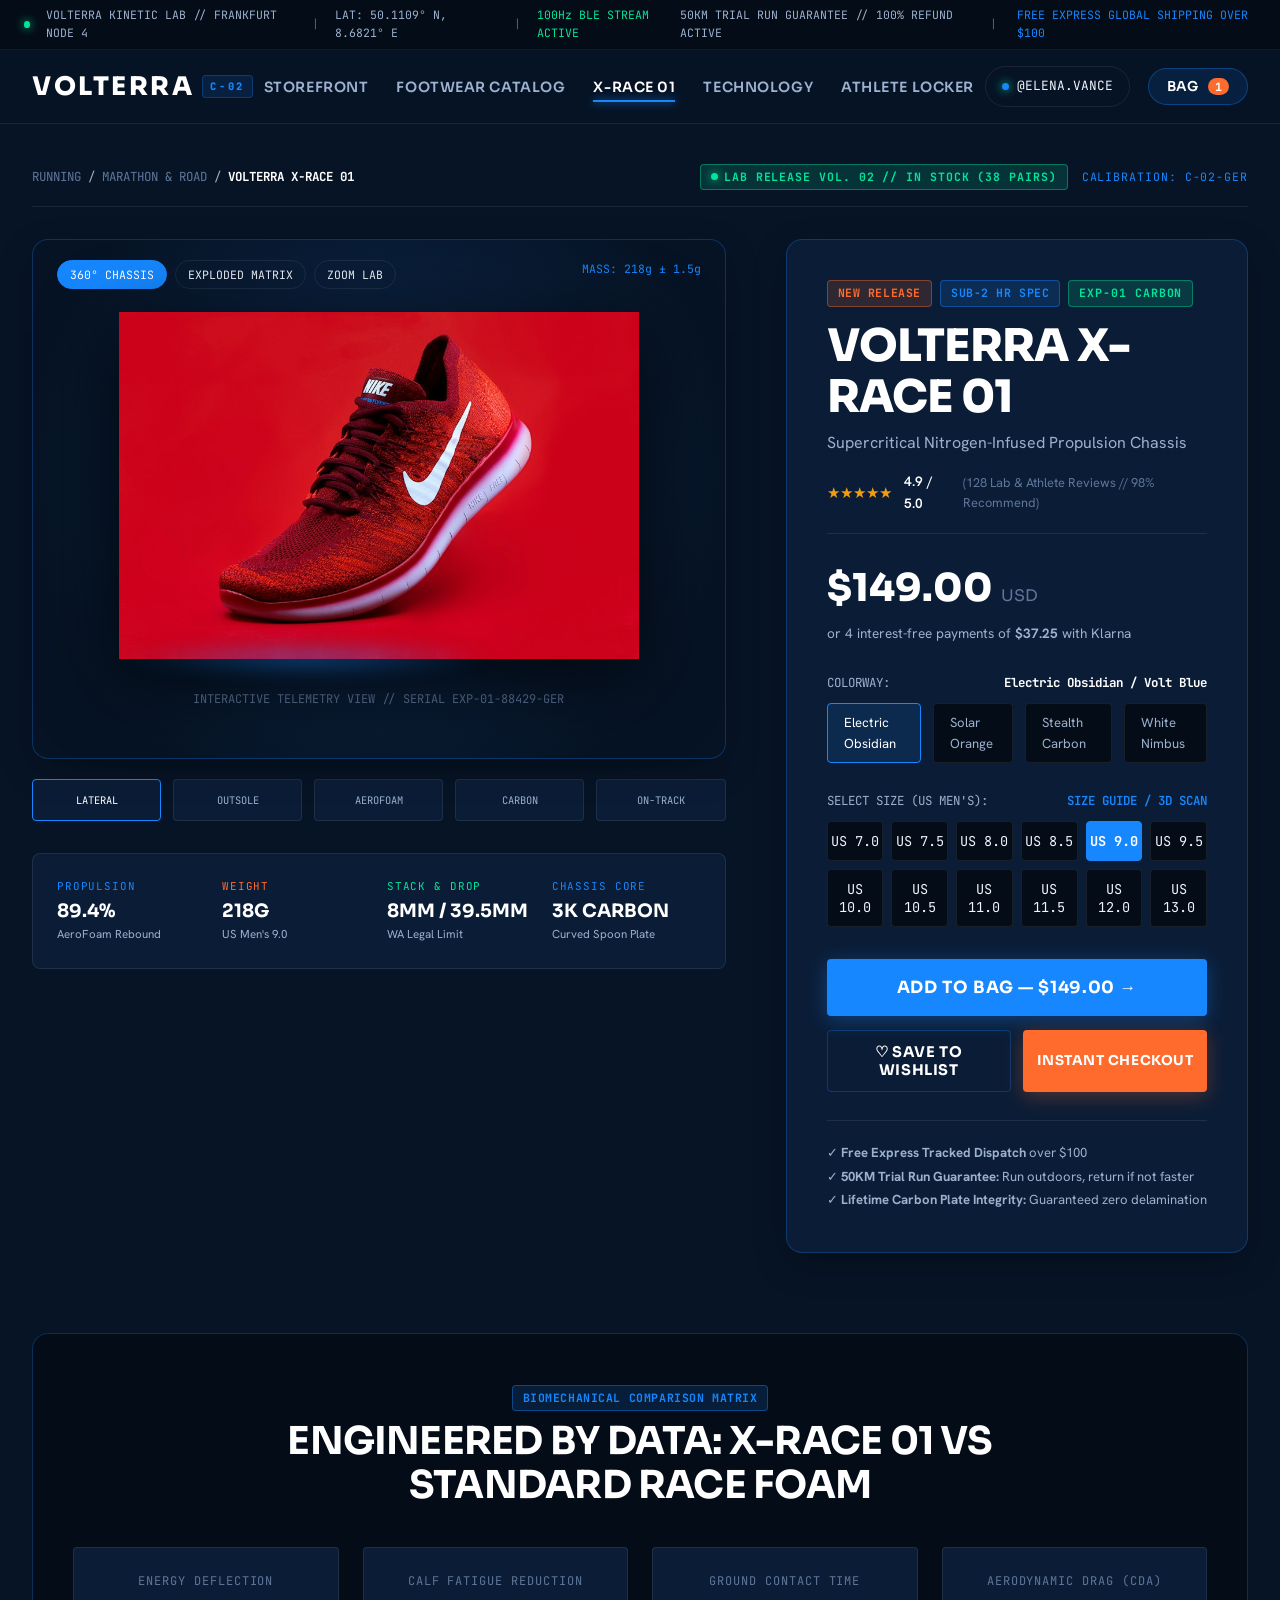
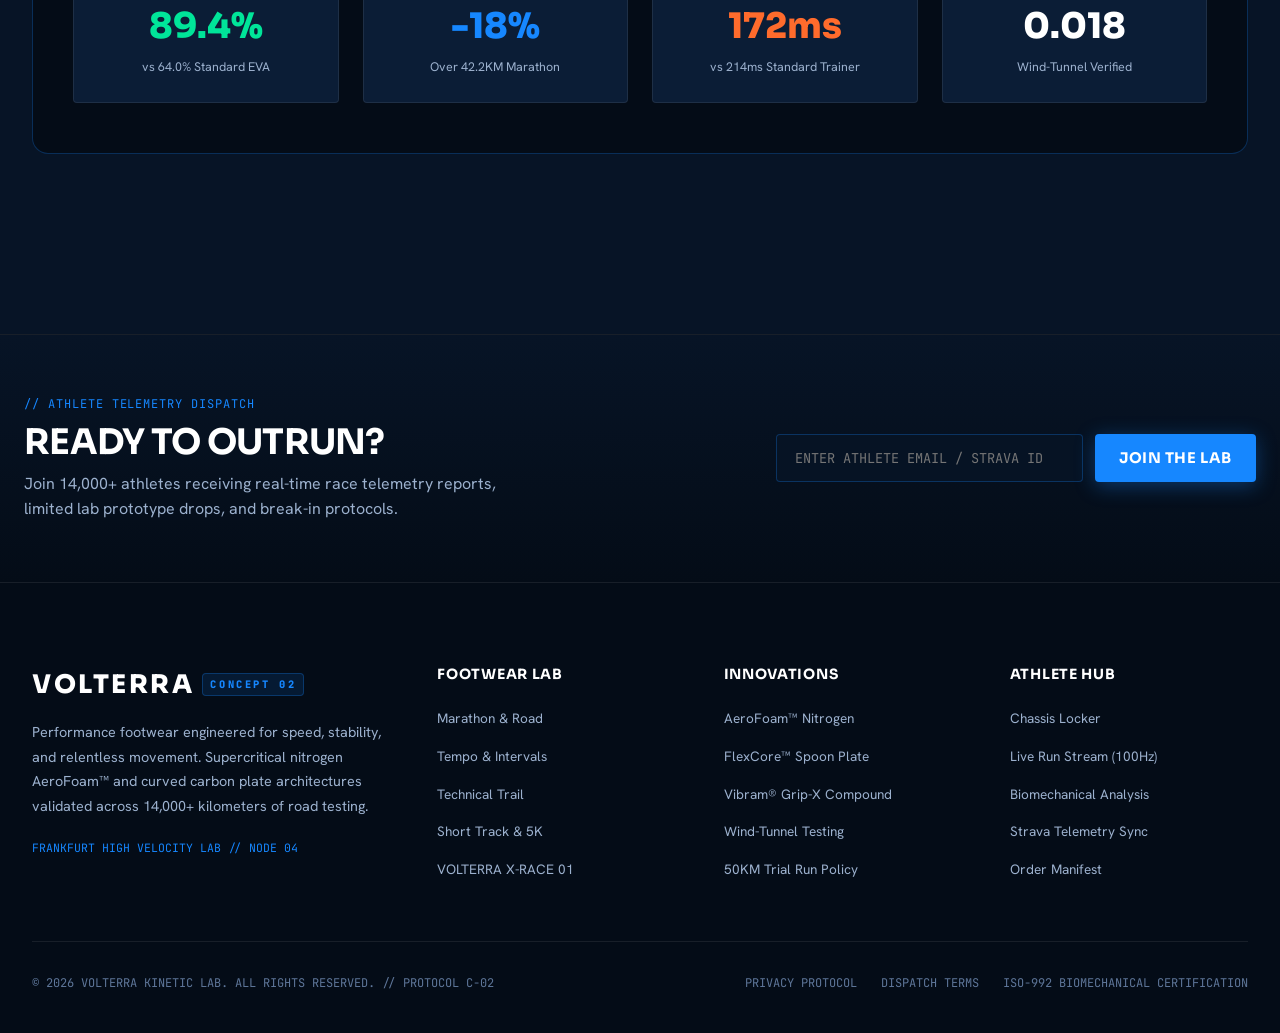
<file: product.html>
<!DOCTYPE html>
<html lang="en">
<head>
  <meta charset="UTF-8">
  <meta name="viewport" content="width=device-width, initial-scale=1.0">
  <title>VOLTERRA // X-RACE 01 Supercritical Carbon Racing Chassis</title>
  <meta name="description" content="VOLTERRA CONCEPT 02: Built to Outrun. Agency-grade performance footwear engineered with supercritical nitrogen foam and curved carbon propulsion plates.">
  <link rel="stylesheet" href="assets/css/style.css">
  <link rel="stylesheet" href="assets/css/telemetry.css">
</head>
<body>

  <!-- Top Telemetry Ticker -->
  <div class="top-telemetry-ticker">
    <div class="ticker-left">
      <span class="pulse-indicator"></span>
      <span>VOLTERRA KINETIC LAB // FRANKFURT NODE 4</span>
      <span style="opacity: 0.5;">|</span>
      <span>LAT: 50.1109° N, 8.6821° E</span>
      <span style="opacity: 0.5;">|</span>
      <span style="color: var(--volt-green);">100Hz BLE STREAM ACTIVE</span>
    </div>
    <div style="display: flex; gap: 20px; align-items: center;">
      <span>50KM TRIAL RUN GUARANTEE // 100% REFUND ACTIVE</span>
      <span style="opacity: 0.5;">|</span>
      <span style="color: var(--electric-blue);">FREE EXPRESS GLOBAL SHIPPING OVER $100</span>
    </div>
  </div>

  <!-- Primary Site Header -->
  <header class="site-header">
    <div class="header-container">
      <div class="brand-logo-wrap">
        <a href="index.html" class="brand-logo" id="brandLogoLink">
          VOLTERRA
          <span class="brand-badge">C-02</span>
        </a>
      </div>

      <nav>
        <ul class="nav-links">
          <li>
            <a href="index.html" class="nav-link ">Storefront</a>
          </li>
          <li>
            <a href="shop.html" class="nav-link ">Footwear Catalog</a>
          </li>
          <li>
            <a href="product.html" class="nav-link active">X-RACE 01</a>
          </li>
          <li>
            <a href="technology.html" class="nav-link ">Technology</a>
          </li>
          <li>
            <a href="locker.html" class="nav-link ">Athlete Locker</a>
          </li>
        </ul>
      </nav>

      <div class="nav-actions">
        <a href="locker.html" class="action-btn" title="Elena Vance Athlete Profile">
          <span class="pulse-indicator" style="background: var(--electric-blue);"></span>
          <span>@ELENA.VANCE</span>
        </a>

        <button type="button" class="cart-toggle-btn" onclick="VOLTERRA_CART.openDrawer()" aria-label="Open Cart Drawer">
          <span>BAG</span>
          <span class="cart-count-badge">0</span>
        </button>
      </div>
    </div>
  </header>

<main style="max-width: 1440px; margin: 0 auto; padding: 40px 32px 100px;">

  <!-- Breadcrumbs & Telemetry Status -->
  <div style="display: flex; justify-content: space-between; align-items: center; flex-wrap: wrap; gap: 16px; margin-bottom: 32px; padding-bottom: 16px; border-bottom: 1px solid var(--border-dark);">
    <div style="font-family: var(--font-mono); font-size: 0.78rem; color: var(--text-secondary);">
      <a href="shop.html" style="color: var(--text-muted);">RUNNING</a> / 
      <a href="shop.html?cat=marathon" style="color: var(--text-muted);">MARATHON & ROAD</a> / 
      <span style="color: #ffffff; font-weight: 700;">VOLTERRA X-RACE 01</span>
    </div>

    <div style="display: flex; align-items: center; gap: 14px;">
      <span class="badge-volt mono-tag">
        <span class="pulse-indicator"></span>
        LAB RELEASE VOL. 02 // IN STOCK (38 PAIRS)
      </span>
      <span class="mono-tag" style="color: var(--electric-blue); font-size: 0.72rem;">
        CALIBRATION: C-02-GER
      </span>
    </div>
  </div>

  <!-- Dual-Column Product Configurator Suite -->
  <div class="pdp-grid-layout">
    
    <!-- LEFT COLUMN: Media Viewport & Telemetry Barometer (7 cols) -->
    <div class="pdp-media-col">
      <!-- Main Visual Viewport -->
      <div style="background: radial-gradient(circle at 50% 45%, #0e2b52 0%, #061324 80%); border: 1px solid var(--border-dark-highlight); border-radius: var(--radius-lg); padding: 48px 32px; position: relative; text-align: center; box-shadow: var(--shadow-elevation);">
        
        <!-- View Mode Selector Pills -->
        <div style="position: absolute; top: 20px; left: 24px; display: flex; gap: 8px;">
          <button type="button" class="action-btn active" style="padding: 6px 12px; font-size: 0.72rem; background: var(--electric-blue); border-color: var(--electric-blue); color: #ffffff;" onclick="switchViewModel('360', this)">360° CHASSIS</button>
          <button type="button" class="action-btn" style="padding: 6px 12px; font-size: 0.72rem;" onclick="switchViewModel('exploded', this)">EXPLODED MATRIX</button>
          <button type="button" class="action-btn" style="padding: 6px 12px; font-size: 0.72rem;" onclick="switchViewModel('zoom', this)">ZOOM LAB</button>
        </div>

        <div style="position: absolute; top: 20px; right: 24px; font-family: var(--font-mono); font-size: 0.72rem; color: var(--electric-blue);">
          MASS: 218g ± 1.5g
        </div>

        <div id="pdpShoeStage" class="interactive-chassis-stage" style="width: 100%; max-width: 520px; margin: 24px auto; position: relative;">
          <div class="hero-scanline-laser"></div>
          <img id="pdpMainPhoto" src="assets/images/x-race-01.jpg" alt="VOLTERRA X-RACE 01" style="width: 100%; height: auto; max-height: 360px; object-fit: contain; filter: drop-shadow(0 20px 40px rgba(0,0,0,0.8)); transition: all 0.35s ease;">
          <div class="drop-floor-reflection" style="bottom: -10px;"></div>
        </div>

        <div style="font-family: var(--font-mono); font-size: 0.75rem; color: var(--text-muted); margin-top: 10px;">
          INTERACTIVE TELEMETRY VIEW // SERIAL EXP-01-88429-GER
        </div>
      </div>

      <!-- 5-Angle Thumbnail Gallery -->
      <div class="pdp-angle-gallery">
        <div class="pdp-angle-item active" onclick="setAngleView('assets/images/x-race-01.jpg', this)">
          <div>LATERAL</div>
        </div>
        <div class="pdp-angle-item" onclick="setAngleView('assets/images/tech-gripx.jpg', this)">
          <div>OUTSOLE</div>
        </div>
        <div class="pdp-angle-item" onclick="setAngleView('assets/images/tech-aerofoam.jpg', this)">
          <div>AEROFOAM</div>
        </div>
        <div class="pdp-angle-item" onclick="setAngleView('assets/images/tech-flexcore.jpg', this)">
          <div>CARBON</div>
        </div>
        <div class="pdp-angle-item" onclick="setAngleView('assets/images/campaign-speed.jpg', this)">
          <div>ON-TRACK</div>
        </div>
      </div>

      <!-- Telemetry Specs Barometer -->
      <div class="pdp-specs-barometer">
        <div>
          <div class="mono-tag" style="color: var(--electric-blue); font-size: 0.68rem;">PROPULSION</div>
          <div style="font-family: var(--font-headline); font-size: 1.15rem; font-weight: 700; color: #ffffff;">89.4%</div>
          <div style="font-size: 0.72rem; color: var(--text-secondary);">AeroFoam Rebound</div>
        </div>
        <div>
          <div class="mono-tag" style="color: var(--energy-orange); font-size: 0.68rem;">WEIGHT</div>
          <div style="font-family: var(--font-headline); font-size: 1.15rem; font-weight: 700; color: #ffffff;">218G</div>
          <div style="font-size: 0.72rem; color: var(--text-secondary);">US Men's 9.0</div>
        </div>
        <div>
          <div class="mono-tag" style="color: var(--volt-green); font-size: 0.68rem;">STACK & DROP</div>
          <div style="font-family: var(--font-headline); font-size: 1.15rem; font-weight: 700; color: #ffffff;">8MM / 39.5MM</div>
          <div style="font-size: 0.72rem; color: var(--text-secondary);">WA Legal Limit</div>
        </div>
        <div>
          <div class="mono-tag" style="color: var(--electric-blue); font-size: 0.68rem;">CHASSIS CORE</div>
          <div style="font-family: var(--font-headline); font-size: 1.15rem; font-weight: 700; color: #ffffff;">3K CARBON</div>
          <div style="font-size: 0.72rem; color: var(--text-secondary);">Curved Spoon Plate</div>
        </div>
      </div>
    </div>

    <!-- RIGHT COLUMN: Purchasing Matrix & Specifications (5 cols) -->
    <div class="pdp-info-col" style="background: var(--bg-navy-surface); border: 1px solid var(--border-dark-highlight); border-radius: var(--radius-lg); padding: 40px; box-shadow: var(--shadow-elevation);">
      
      <div style="display: flex; gap: 8px; margin-bottom: 14px; flex-wrap: wrap;">
        <span class="badge-orange mono-tag">NEW RELEASE</span>
        <span class="badge-blue mono-tag">SUB-2 HR SPEC</span>
        <span class="badge-volt mono-tag">EXP-01 CARBON</span>
      </div>

      <h1 style="font-size: 2.8rem; font-weight: 800; color: #ffffff; text-transform: uppercase; margin-bottom: 6px;">
        VOLTERRA X-RACE 01
      </h1>
      <p style="color: var(--text-secondary); font-size: 1rem; margin-bottom: 16px;">
        Supercritical Nitrogen-Infused Propulsion Chassis
      </p>

      <div style="display: flex; align-items: center; gap: 12px; margin-bottom: 24px; padding-bottom: 18px; border-bottom: 1px solid var(--border-dark);">
        <div style="color: #f39c12; font-size: 0.95rem;">★★★★★</div>
        <div style="font-size: 0.85rem; color: #ffffff; font-weight: 600;">4.9 / 5.0</div>
        <div style="font-size: 0.8rem; color: var(--text-muted);">(128 Lab & Athlete Reviews // 98% Recommend)</div>
      </div>

      <!-- Pricing -->
      <div style="margin-bottom: 28px;">
        <div style="font-family: var(--font-headline); font-size: 2.4rem; font-weight: 800; color: #ffffff;">
          $149.00 <span style="font-size: 1rem; color: var(--text-muted); font-weight: normal;">USD</span>
        </div>
        <div style="font-size: 0.85rem; color: var(--text-secondary); margin-top: 4px;">
          or 4 interest-free payments of <strong>$37.25</strong> with Klarna
        </div>
      </div>

      <!-- Colorway Chips -->
      <div class="colorway-selector-block" style="margin-bottom: 28px;">
        <div class="selector-label-row">
          <span>COLORWAY:</span>
          <span class="selected-color-val" style="color: #ffffff; font-weight: 700;">Electric Obsidian / Volt Blue</span>
        </div>
        <div class="colorway-chips">
          <div class="colorway-chip active" data-color-name="Electric Obsidian / Volt Blue" data-color-hex="#1687ff">Electric Obsidian</div>
          <div class="colorway-chip" data-color-name="Solar Flare Orange" data-color-hex="#ff6b2c">Solar Orange</div>
          <div class="colorway-chip" data-color-name="Stealth Carbon Matrix" data-color-hex="#3a4454">Stealth Carbon</div>
          <div class="colorway-chip" data-color-name="White Nimbus / Ice Blue" data-color-hex="#c5e0ff">White Nimbus</div>
        </div>
      </div>

      <!-- Size Selector -->
      <div class="size-selector-block" style="margin-bottom: 32px;">
        <div class="selector-label-row">
          <span>SELECT SIZE (US MEN'S):</span>
          <a href="#sizeGuideModal" style="color: var(--electric-blue); font-weight: 600;" onclick="VOLTERRA_CART.showToast('SIZE SCAN GUIDE: TRUE TO RACE FIT (D)')">SIZE GUIDE / 3D SCAN</a>
        </div>
        <div class="size-matrix-grid">
          <button type="button" class="size-btn">US 7.0</button>
          <button type="button" class="size-btn">US 7.5</button>
          <button type="button" class="size-btn">US 8.0</button>
          <button type="button" class="size-btn">US 8.5</button>
          <button type="button" class="size-btn active">US 9.0</button>
          <button type="button" class="size-btn">US 9.5</button>
          <button type="button" class="size-btn">US 10.0</button>
          <button type="button" class="size-btn">US 10.5</button>
          <button type="button" class="size-btn">US 11.0</button>
          <button type="button" class="size-btn">US 11.5</button>
          <button type="button" class="size-btn">US 12.0</button>
          <button type="button" class="size-btn">US 13.0</button>
        </div>
      </div>

      <!-- Action Buttons -->
      <div style="display: flex; flex-direction: column; gap: 14px; margin-bottom: 28px;">
        <button type="button" class="btn-primary" style="width: 100%; padding: 18px; font-size: 1.05rem;" onclick="addCurrentProductToBag()">
          ADD TO BAG — $149.00 →
        </button>
        
        <div style="display: grid; grid-template-columns: 1fr 1fr; gap: 12px;">
          <button type="button" class="btn-secondary btn-wishlist" style="padding: 12px;">
            ♡ SAVE TO WISHLIST
          </button>
          <a href="checkout.html" class="btn-orange" style="padding: 12px; font-size: 0.85rem; text-align: center;">
            INSTANT CHECKOUT
          </a>
        </div>
      </div>

      <!-- Guarantees & Reassurance -->
      <div style="border-top: 1px solid var(--border-dark); padding-top: 20px; font-size: 0.82rem; color: var(--text-secondary); line-height: 1.8;">
        <div>✓ <strong>Free Express Tracked Dispatch</strong> over $100</div>
        <div>✓ <strong>50KM Trial Run Guarantee:</strong> Run outdoors, return if not faster</div>
        <div>✓ <strong>Lifetime Carbon Plate Integrity:</strong> Guaranteed zero delamination</div>
      </div>

    </div>

  </div>

  <!-- Performance Telemetry Benchmark Module -->
  <section class="pdp-matrix-section">
    <div style="text-align: center; max-width: 720px; margin: 0 auto 40px;">
      <span class="badge-blue mono-tag">BIOMECHANICAL COMPARISON MATRIX</span>
      <h2 style="font-size: clamp(1.8rem, 4vw, 2.4rem); color: #ffffff; text-transform: uppercase; margin-top: 8px;">
        ENGINEERED BY DATA: X-RACE 01 VS STANDARD RACE FOAM
      </h2>
    </div>

    <div class="pdp-comparison-matrix">
      <div style="background: var(--bg-navy-surface); border: 1px solid var(--border-dark); border-radius: var(--radius-sm); padding: 24px; text-align: center;">
        <div class="mono-tag" style="color: var(--text-muted); margin-bottom: 6px;">ENERGY DEFLECTION</div>
        <div style="font-family: var(--font-headline); font-size: 2.2rem; font-weight: 800; color: var(--volt-green);">89.4%</div>
        <div style="font-size: 0.78rem; color: var(--text-secondary); margin-top: 4px;">vs 64.0% Standard EVA</div>
      </div>

      <div style="background: var(--bg-navy-surface); border: 1px solid var(--border-dark); border-radius: var(--radius-sm); padding: 24px; text-align: center;">
        <div class="mono-tag" style="color: var(--text-muted); margin-bottom: 6px;">CALF FATIGUE REDUCTION</div>
        <div style="font-family: var(--font-headline); font-size: 2.2rem; font-weight: 800; color: var(--electric-blue);">-18%</div>
        <div style="font-size: 0.78rem; color: var(--text-secondary); margin-top: 4px;">Over 42.2KM Marathon</div>
      </div>

      <div style="background: var(--bg-navy-surface); border: 1px solid var(--border-dark); border-radius: var(--radius-sm); padding: 24px; text-align: center;">
        <div class="mono-tag" style="color: var(--text-muted); margin-bottom: 6px;">GROUND CONTACT TIME</div>
        <div style="font-family: var(--font-headline); font-size: 2.2rem; font-weight: 800; color: var(--energy-orange);">172ms</div>
        <div style="font-size: 0.78rem; color: var(--text-secondary); margin-top: 4px;">vs 214ms Standard Trainer</div>
      </div>

      <div style="background: var(--bg-navy-surface); border: 1px solid var(--border-dark); border-radius: var(--radius-sm); padding: 24px; text-align: center;">
        <div class="mono-tag" style="color: var(--text-muted); margin-bottom: 6px;">AERODYNAMIC DRAG (CDA)</div>
        <div style="font-family: var(--font-headline); font-size: 2.2rem; font-weight: 800; color: #ffffff;">0.018</div>
        <div style="font-size: 0.78rem; color: var(--text-secondary); margin-top: 4px;">Wind-Tunnel Verified</div>
      </div>
    </div>
  </section>

</main>

<script>
function switchViewModel(mode, btn) {
  document.querySelectorAll('.pdp-media-col .action-btn').forEach(b => {
    b.classList.remove('active');
    b.style.background = 'transparent';
    b.style.borderColor = 'var(--border-dark)';
    b.style.color = 'var(--text-secondary)';
  });
  if (btn) {
    btn.classList.add('active');
    btn.style.background = 'var(--electric-blue)';
    btn.style.borderColor = 'var(--electric-blue)';
    btn.style.color = '#ffffff';
  }

  const img = document.getElementById('pdpMainPhoto');
  if (!img) return;

  if (mode === 'exploded') {
    VOLTERRA_CART.showToast('CAD VIEW: EXPLODED MATERIAL ARCHITECTURE');
    img.src = 'assets/images/tech-flexcore.jpg';
    img.style.filter = 'contrast(1.1) drop-shadow(0 0 25px rgba(22, 135, 255, 0.6))';
  } else if (mode === 'zoom') {
    VOLTERRA_CART.showToast('CAD VIEW: SUPERCRITICAL FOAM MACRO INSPECTION');
    img.src = 'assets/images/tech-aerofoam.jpg';
    img.style.filter = 'drop-shadow(0 0 35px rgba(255, 107, 44, 0.5))';
  } else {
    VOLTERRA_CART.showToast('CAD VIEW: X-RACE 01 ISOMETRIC PROFILE');
    img.src = 'assets/images/x-race-01.jpg';
    img.style.filter = 'drop-shadow(0 20px 40px rgba(0,0,0,0.8))';
  }
}

function setAngleView(src, el) {
  document.querySelectorAll('.pdp-angle-item').forEach(i => i.classList.remove('active'));
  if (el) el.classList.add('active');
  const img = document.getElementById('pdpMainPhoto');
  if (img) {
    img.src = src;
    img.style.filter = 'drop-shadow(0 20px 40px rgba(0,0,0,0.8))';
  }
}

function addCurrentProductToBag() {
  const chosenColor = document.querySelector('.colorway-chip.active')?.dataset.colorName || 'Electric Obsidian / Volt Blue';
  const chosenHex = document.querySelector('.colorway-chip.active')?.dataset.colorHex || '#1687ff';
  const chosenSize = document.querySelector('.size-btn.active')?.textContent.trim() || 'US 9.0';

  const product = {
    id: 'x-race-01',
    title: 'VOLTERRA X-RACE 01',
    subtitle: 'Supercritical Nitrogen-Infused Propulsion Chassis',
    price: 149.00,
    colors: [{ name: chosenColor, hex: chosenHex }]
  };

  VOLTERRA_CART.addItem(product, chosenColor, chosenSize);
}
</script>

  <!-- Newsletter & Brand Lab Transition Banner -->
  <section style="background: linear-gradient(180deg, var(--bg-deep-navy) 0%, var(--bg-midnight-dark) 100%); padding: 60px 24px; border-top: 1px solid var(--border-dark);">
    <div class="newsletter-banner-box">
      <div>
        <div class="mono-tag" style="color: var(--electric-blue); margin-bottom: 8px;">// ATHLETE TELEMETRY DISPATCH</div>
        <h2 style="font-size: clamp(1.8rem, 4vw, 2.2rem); color: #ffffff; text-transform: uppercase;">READY TO OUTRUN?</h2>
        <p style="color: var(--text-secondary); max-width: 500px; margin-top: 8px;">
          Join 14,000+ athletes receiving real-time race telemetry reports, limited lab prototype drops, and break-in protocols.
        </p>
      </div>

      <form id="newsletterForm" class="newsletter-form-row">
        <input type="email" placeholder="ENTER ATHLETE EMAIL / STRAVA ID" required style="flex-grow: 1; background: #061324; border: 1px solid var(--border-dark-highlight); color: #ffffff; padding: 14px 18px; border-radius: var(--radius-sm); font-family: var(--font-mono); font-size: 0.85rem;">
        <button type="submit" class="btn-primary" style="padding: 14px 24px; white-space: nowrap;">JOIN THE LAB</button>
      </form>
    </div>
  </section>

  <!-- Master Site Footer -->
  <footer class="site-footer">
    <div class="footer-container">
      <div class="footer-top-grid">
        <div class="footer-brand-bio">
          <div class="brand-logo" style="margin-bottom: 14px;">
            VOLTERRA
            <span class="brand-badge">CONCEPT 02</span>
          </div>
          <p>
            Performance footwear engineered for speed, stability, and relentless movement. Supercritical nitrogen AeroFoam™ and curved carbon plate architectures validated across 14,000+ kilometers of road testing.
          </p>
          <div style="margin-top: 20px; font-family: var(--font-mono); font-size: 0.72rem; color: var(--electric-blue);">
            FRANKFURT HIGH VELOCITY LAB // NODE 04
          </div>
        </div>

        <div>
          <div class="footer-col-title">Footwear Lab</div>
          <ul class="footer-links-list">
            <li><a href="shop.html?cat=marathon">Marathon & Road</a></li>
            <li><a href="shop.html?cat=tempo">Tempo & Intervals</a></li>
            <li><a href="shop.html?cat=trail">Technical Trail</a></li>
            <li><a href="shop.html?cat=track">Short Track & 5K</a></li>
            <li><a href="product.html">VOLTERRA X-RACE 01</a></li>
          </ul>
        </div>

        <div>
          <div class="footer-col-title">Innovations</div>
          <ul class="footer-links-list">
            <li><a href="technology.html#aerofoam">AeroFoam™ Nitrogen</a></li>
            <li><a href="technology.html#flexcore">FlexCore™ Spoon Plate</a></li>
            <li><a href="technology.html#gripx">Vibram® Grip-X Compound</a></li>
            <li><a href="technology.html#windtunnel">Wind-Tunnel Testing</a></li>
            <li><a href="technology.html#guarantee">50KM Trial Run Policy</a></li>
          </ul>
        </div>

        <div>
          <div class="footer-col-title">Athlete Hub</div>
          <ul class="footer-links-list">
            <li><a href="locker.html?tab=locker">Chassis Locker</a></li>
            <li><a href="locker.html?tab=activerun">Live Run Stream (100Hz)</a></li>
            <li><a href="locker.html?tab=postrun">Biomechanical Analysis</a></li>
            <li><a href="locker.html?tab=strava">Strava Telemetry Sync</a></li>
            <li><a href="checkout.html">Order Manifest</a></li>
          </ul>
        </div>
      </div>

      <div class="footer-bottom-row">
        <div>© 2026 VOLTERRA KINETIC LAB. ALL RIGHTS RESERVED. // PROTOCOL C-02</div>
        <div style="display: flex; gap: 24px;">
          <span>PRIVACY PROTOCOL</span>
          <span>DISPATCH TERMS</span>
          <span>ISO-992 BIOMECHANICAL CERTIFICATION</span>
        </div>
      </div>
    </div>
  </footer>

  <!-- Mobile Bottom App Navigation Bar -->
  <nav class="mobile-bottom-nav" aria-label="Mobile Navigation">
    <a href="index.html" class="mob-nav-item ">
      <svg viewBox="0 0 24 24" fill="none" stroke="currentColor" stroke-width="2"><path d="M3 9l9-7 9 7v11a2 2 0 0 1-2 2H5a2 2 0 0 1-2-2z"/><polyline points="9 22 9 12 15 12 15 22"/></svg>
      <span>Store</span>
    </a>
    <a href="shop.html" class="mob-nav-item ">
      <svg viewBox="0 0 24 24" fill="none" stroke="currentColor" stroke-width="2"><rect x="2" y="3" width="20" height="14" rx="2" ry="2"/><line x1="8" y1="21" x2="16" y2="21"/><line x1="12" y1="17" x2="12" y2="21"/></svg>
      <span>Catalog</span>
    </a>
    <a href="product.html" class="mob-nav-item active">
      <svg viewBox="0 0 24 24" fill="none" stroke="currentColor" stroke-width="2"><circle cx="12" cy="12" r="10"/><polyline points="12 6 12 12 16 14"/></svg>
      <span>X-Race</span>
    </a>
    <a href="locker.html" class="mob-nav-item ">
      <svg viewBox="0 0 24 24" fill="none" stroke="currentColor" stroke-width="2"><path d="M20 21v-2a4 4 0 0 0-4-4H8a4 4 0 0 0-4 4v2"/><circle cx="12" cy="7" r="4"/></svg>
      <span>Locker</span>
    </a>
    <button type="button" class="mob-nav-item" style="background: none; border: none; cursor: pointer;" onclick="VOLTERRA_CART.openDrawer()">
      <svg viewBox="0 0 24 24" fill="none" stroke="currentColor" stroke-width="2"><circle cx="9" cy="21" r="1"/><circle cx="20" cy="21" r="1"/><path d="M1 1h4l2.68 13.39a2 2 0 0 0 2 1.61h9.72a2 2 0 0 0 2-1.61L23 6H6"/></svg>
      <span>Bag (<span class="cart-count-badge">0</span>)</span>
    </button>
  </nav>

  <!-- Include Cart Drawer & Scripts -->
  <!-- Slide-over Cart Drawer Backdrop -->
<div class="cart-backdrop" id="cartBackdrop">
  <div class="cart-drawer-panel" id="cartDrawerPanel">
    
    <div class="drawer-header">
      <div class="drawer-title">
        <span>BAG / TELEMETRY INDEX</span>
        <span class="badge-blue mono-tag">C-02</span>
      </div>
      <button type="button" class="drawer-close-btn" onclick="VOLTERRA_CART.closeDrawer()" aria-label="Close Bag">✕</button>
    </div>

    <!-- Free Shipping Progress Meter -->
    <div class="free-ship-meter-wrap">
      <div class="meter-text" id="freeShipText">
        <span>⚡ FREE EXPRESS DISPATCH UNLOCKED ($149 / $100 QUALIFIED)</span>
      </div>
      <div class="meter-progress-track">
        <div class="meter-progress-fill" id="freeShipFill" style="width: 100%;"></div>
      </div>
    </div>

    <!-- Cart Items Scroll List -->
    <div class="drawer-items-list" id="drawerItemsList">
      <!-- Injected dynamically by VOLTERRA_CART.updateUI() -->
    </div>

    <!-- Recommended Add-ons -->
    <div style="padding: 16px 24px; background: rgba(4, 12, 23, 0.6); border-top: 1px solid var(--border-dark);">
      <div style="font-family: var(--font-mono); font-size: 0.72rem; color: var(--text-secondary); margin-bottom: 8px;">
        RECOMMENDED RACE DAY ACCESSORIES:
      </div>
      <div style="display: flex; gap: 8px;">
        <button type="button" class="action-btn" style="padding: 6px 12px; font-size: 0.72rem;" onclick="VOLTERRA_CART.addItem({id:'socks', title:'PRO CARBON SOCKS', price:24.00, colors:[{name:'Stealth Carbon', hex:'#1687ff'}]})">
          + PRO SOCKS ($24)
        </button>
        <button type="button" class="action-btn" style="padding: 6px 12px; font-size: 0.72rem;" onclick="VOLTERRA_CART.addItem({id:'flask', title:'SPEED NUTRITION FLASK', price:18.00, colors:[{name:'Aero Cyan', hex:'#00e599'}]})">
          + FLASK ($18)
        </button>
      </div>
    </div>

    <!-- Drawer Footer -->
    <div class="drawer-footer">
      <div class="drawer-summary-row">
        <span>Telemetry Subtotal</span>
        <span id="drawerSubtotal">$0.00</span>
      </div>
      <div class="drawer-summary-row">
        <span>Express Tracked Dispatch</span>
        <span style="color: var(--volt-green);">FREE</span>
      </div>
      <div class="drawer-total-row">
        <span>Total Due</span>
        <span id="drawerTotal">$0.00 USD</span>
      </div>

      <a href="checkout.html" class="btn-primary drawer-checkout-btn">
        PROCEED TO SECURE CHECKOUT →
      </a>

      <div style="margin-top: 14px; text-align: center; font-family: var(--font-mono); font-size: 0.68rem; color: var(--text-muted); display: flex; justify-content: space-around;">
        <span>🔒 256-BIT ENCRYPTION</span>
        <span>50KM TRIAL GUARANTEE</span>
        <span>FREE RETURNS</span>
      </div>
    </div>

  </div>
</div>

  <script src="assets/js/products-data.js"></script>
  <script src="assets/js/cart.js"></script>
  <script src="assets/js/main.js"></script>
  <script src="assets/js/3d-effects.js"></script>
</body>
</html>
</file>
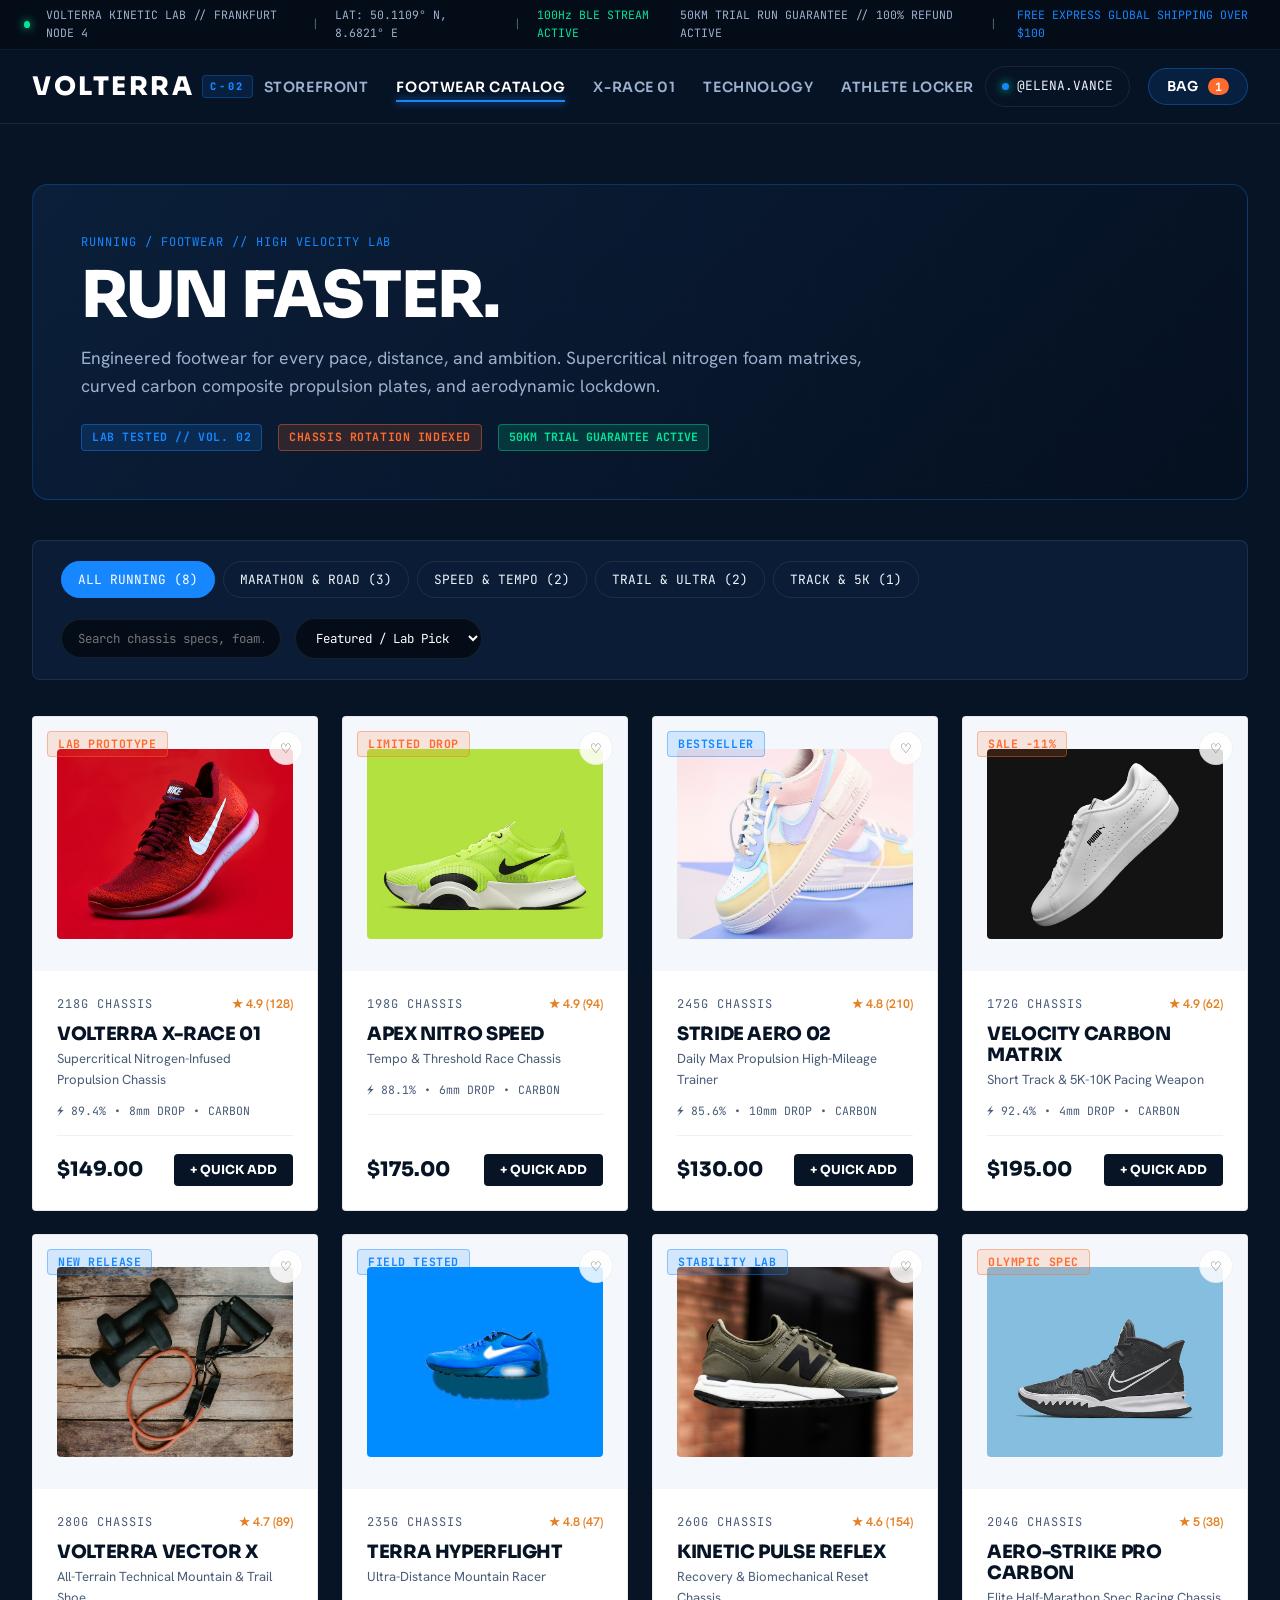
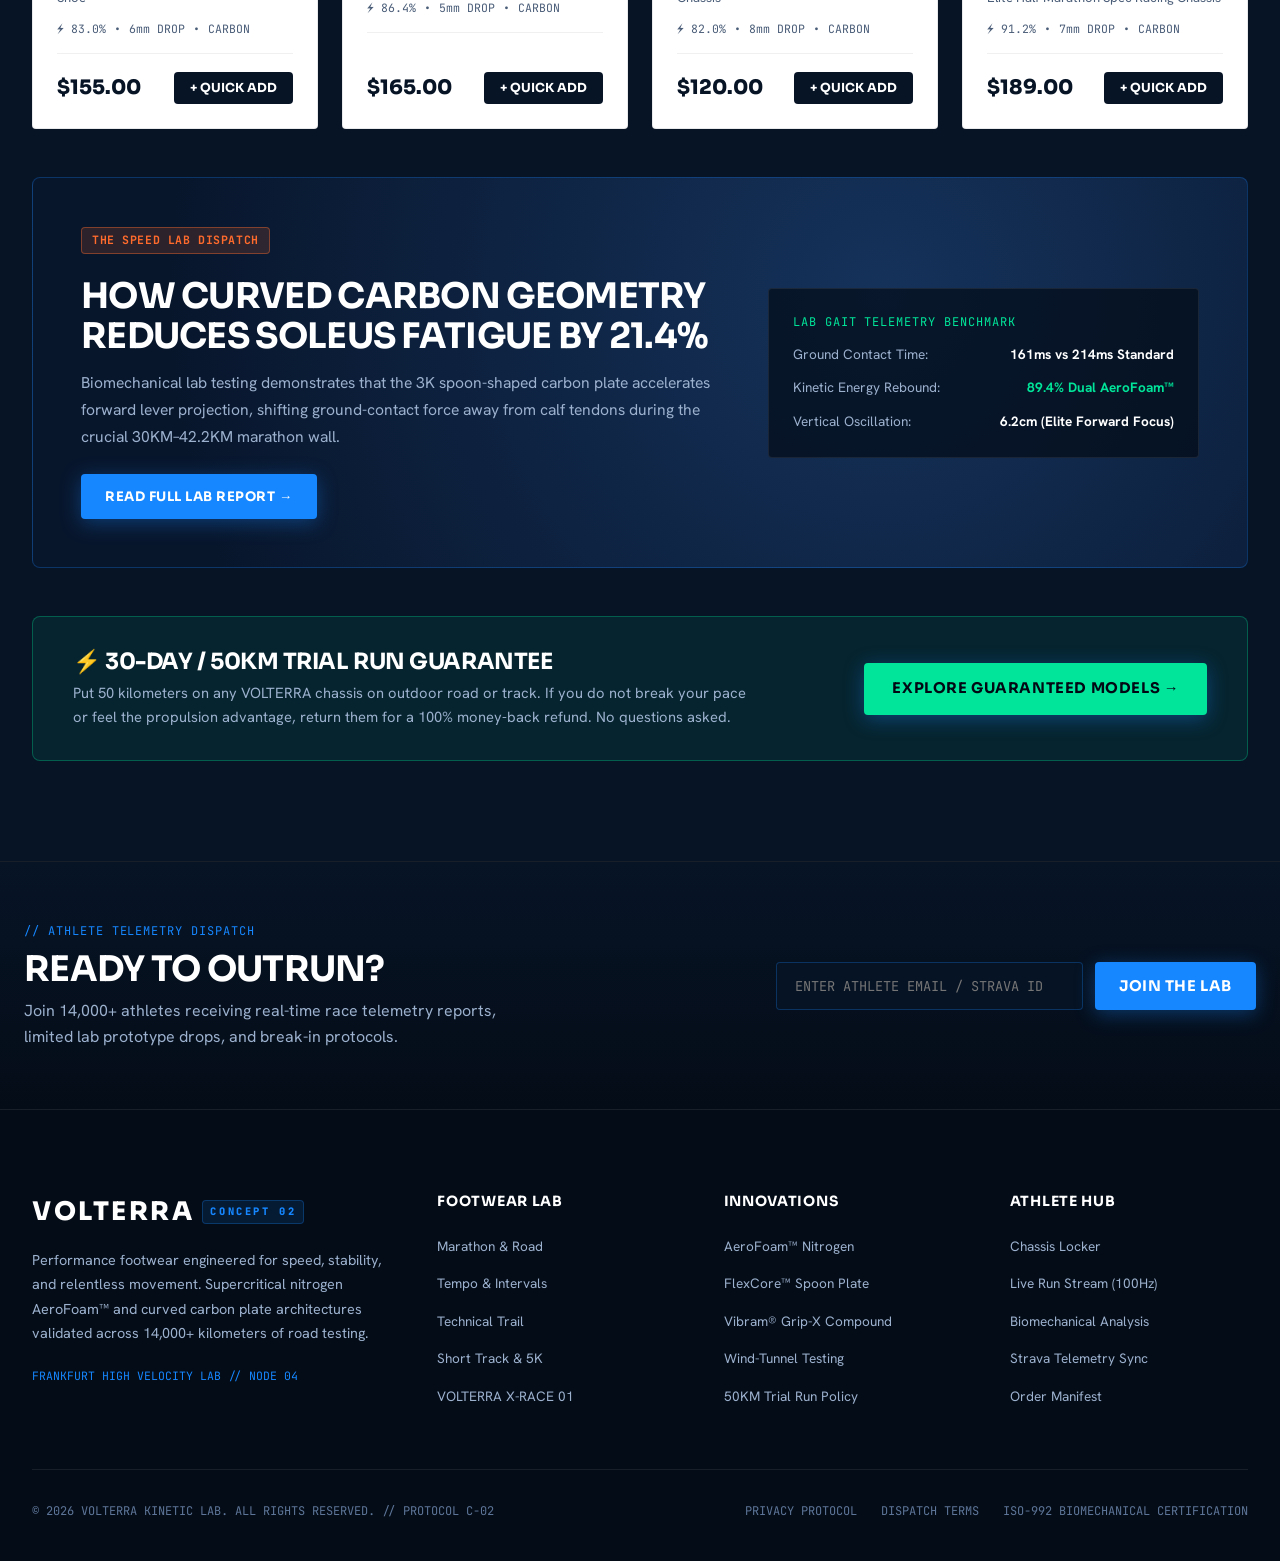
<file: shop.html>
<!DOCTYPE html>
<html lang="en">
<head>
  <meta charset="UTF-8">
  <meta name="viewport" content="width=device-width, initial-scale=1.0">
  <title>VOLTERRA // Running Footwear Catalog — High Velocity Lab</title>
  <meta name="description" content="VOLTERRA CONCEPT 02: Built to Outrun. Agency-grade performance footwear engineered with supercritical nitrogen foam and curved carbon propulsion plates.">
  <link rel="stylesheet" href="assets/css/style.css">
  <link rel="stylesheet" href="assets/css/telemetry.css">
</head>
<body>

  <!-- Top Telemetry Ticker -->
  <div class="top-telemetry-ticker">
    <div class="ticker-left">
      <span class="pulse-indicator"></span>
      <span>VOLTERRA KINETIC LAB // FRANKFURT NODE 4</span>
      <span style="opacity: 0.5;">|</span>
      <span>LAT: 50.1109° N, 8.6821° E</span>
      <span style="opacity: 0.5;">|</span>
      <span style="color: var(--volt-green);">100Hz BLE STREAM ACTIVE</span>
    </div>
    <div style="display: flex; gap: 20px; align-items: center;">
      <span>50KM TRIAL RUN GUARANTEE // 100% REFUND ACTIVE</span>
      <span style="opacity: 0.5;">|</span>
      <span style="color: var(--electric-blue);">FREE EXPRESS GLOBAL SHIPPING OVER $100</span>
    </div>
  </div>

  <!-- Primary Site Header -->
  <header class="site-header">
    <div class="header-container">
      <div class="brand-logo-wrap">
        <a href="index.html" class="brand-logo" id="brandLogoLink">
          VOLTERRA
          <span class="brand-badge">C-02</span>
        </a>
      </div>

      <nav>
        <ul class="nav-links">
          <li>
            <a href="index.html" class="nav-link ">Storefront</a>
          </li>
          <li>
            <a href="shop.html" class="nav-link active">Footwear Catalog</a>
          </li>
          <li>
            <a href="product.html" class="nav-link ">X-RACE 01</a>
          </li>
          <li>
            <a href="technology.html" class="nav-link ">Technology</a>
          </li>
          <li>
            <a href="locker.html" class="nav-link ">Athlete Locker</a>
          </li>
        </ul>
      </nav>

      <div class="nav-actions">
        <a href="locker.html" class="action-btn" title="Elena Vance Athlete Profile">
          <span class="pulse-indicator" style="background: var(--electric-blue);"></span>
          <span>@ELENA.VANCE</span>
        </a>

        <button type="button" class="cart-toggle-btn" onclick="VOLTERRA_CART.openDrawer()" aria-label="Open Cart Drawer">
          <span>BAG</span>
          <span class="cart-count-badge">0</span>
        </button>
      </div>
    </div>
  </header>

<main style="padding: 60px 32px 100px; max-width: 1440px; margin: 0 auto;">

  <!-- Hero / Catalog Header -->
  <div style="background: linear-gradient(135deg, #0b1f3a 0%, #051020 100%); border: 1px solid var(--border-dark-highlight); border-radius: var(--radius-lg); padding: 48px; margin-bottom: 40px; position: relative; overflow: hidden;">
    <div class="hero-laser-grid" style="opacity: 0.35;"></div>
    
    <div style="position: relative; z-index: 10; max-width: 780px;">
      <div class="mono-tag" style="color: var(--electric-blue); margin-bottom: 12px;">
        RUNNING / FOOTWEAR // HIGH VELOCITY LAB
      </div>
      <h1 style="font-size: clamp(2.8rem, 5vw, 4.2rem); font-weight: 900; color: #ffffff; text-transform: uppercase; margin-bottom: 16px; line-height: 1;">
        RUN FASTER.
      </h1>
      <p style="color: var(--text-secondary); font-size: 1.1rem; line-height: 1.6; margin-bottom: 24px;">
        Engineered footwear for every pace, distance, and ambition. Supercritical nitrogen foam matrixes, curved carbon composite propulsion plates, and aerodynamic lockdown.
      </p>

      <div style="display: flex; gap: 16px; flex-wrap: wrap; font-family: var(--font-mono); font-size: 0.75rem;">
        <span class="badge-blue">LAB TESTED // VOL. 02</span>
        <span class="badge-orange">CHASSIS ROTATION INDEXED</span>
        <span class="badge-volt">50KM TRIAL GUARANTEE ACTIVE</span>
      </div>
    </div>
  </div>

  <!-- Catalog Controls & Discipline Filter Pills -->
  <div class="catalog-controls-bar" style="background: var(--bg-navy-surface); border: 1px solid var(--border-dark); border-radius: var(--radius-md); padding: 20px 28px; margin-bottom: 36px; display: flex; justify-content: space-between; align-items: center; flex-wrap: wrap; gap: 20px;">
    
    <!-- Filter Pills -->
    <div style="display: flex; gap: 8px; flex-wrap: wrap;" id="disciplineFilterPills">
      <button type="button" class="action-btn" style="background: var(--electric-blue); color: #ffffff; border-color: var(--electric-blue);" onclick="filterDiscipline('all', this)">
        ALL RUNNING (8)
      </button>
      <button type="button" class="action-btn" onclick="filterDiscipline('marathon', this)">
        MARATHON & ROAD (3)
      </button>
      <button type="button" class="action-btn" onclick="filterDiscipline('tempo', this)">
        SPEED & TEMPO (2)
      </button>
      <button type="button" class="action-btn" onclick="filterDiscipline('trail', this)">
        TRAIL & ULTRA (2)
      </button>
      <button type="button" class="action-btn" onclick="filterDiscipline('track', this)">
        TRACK & 5K (1)
      </button>
    </div>

    <!-- Search & Sort Controls -->
    <div style="display: flex; gap: 14px; align-items: center;">
      <input type="text" id="catalogSearchInput" placeholder="Search chassis specs, foam..." oninput="handleCatalogSearch(this.value)" style="background: var(--bg-midnight-dark); border: 1px solid var(--border-dark); color: #ffffff; padding: 10px 16px; border-radius: var(--radius-pill); font-family: var(--font-mono); font-size: 0.78rem; width: 220px;">
      
      <select id="catalogSortSelect" onchange="handleCatalogSort(this.value)" style="background: var(--bg-midnight-dark); border: 1px solid var(--border-dark); color: #ffffff; padding: 10px 16px; border-radius: var(--radius-pill); font-family: var(--font-mono); font-size: 0.78rem;">
        <option value="featured">Featured / Lab Pick</option>
        <option value="price-low">Price: Low to High</option>
        <option value="price-high">Price: High to Low</option>
        <option value="weight">Lightest Weight</option>
        <option value="rating">Highest Rating</option>
      </select>
    </div>

  </div>

  <!-- Products Grid (4-Column Layout with Integrated Editorial Tile) -->
  <div class="product-cards-grid" id="catalogProductsGrid">
    <!-- Rendered dynamically by script below -->
  </div>

  <!-- Integrated Speed Lab Dispatch Tile -->
  <div class="speed-lab-dispatch-tile">
    <div>
      <span class="badge-orange mono-tag" style="margin-bottom: 12px;">THE SPEED LAB DISPATCH</span>
      <h2 style="font-size: clamp(1.6rem, 3.5vw, 2.2rem); color: #ffffff; text-transform: uppercase; margin: 10px 0 14px;">
        HOW CURVED CARBON GEOMETRY REDUCES SOLEUS FATIGUE BY 21.4%
      </h2>
      <p style="color: var(--text-secondary); line-height: 1.7; font-size: 0.98rem;">
        Biomechanical lab testing demonstrates that the 3K spoon-shaped carbon plate accelerates forward lever projection, shifting ground-contact force away from calf tendons during the crucial 30KM–42.2KM marathon wall.
      </p>
      <div style="margin-top: 24px;">
        <a href="technology.html" class="btn-primary" style="font-size: 0.82rem; padding: 12px 24px;">READ FULL LAB REPORT →</a>
      </div>
    </div>

    <div style="background: rgba(4, 12, 23, 0.7); border: 1px solid var(--border-dark); border-radius: var(--radius-sm); padding: 24px;">
      <div class="mono-tag" style="color: var(--volt-green); margin-bottom: 12px;">LAB GAIT TELEMETRY BENCHMARK</div>
      <div style="display: flex; flex-direction: column; gap: 12px;">
        <div style="display: flex; justify-content: space-between; font-size: 0.85rem;">
          <span style="color: var(--text-secondary);">Ground Contact Time:</span>
          <strong style="color: #ffffff;">161ms vs 214ms Standard</strong>
        </div>
        <div style="display: flex; justify-content: space-between; font-size: 0.85rem;">
          <span style="color: var(--text-secondary);">Kinetic Energy Rebound:</span>
          <strong style="color: var(--volt-green);">89.4% Dual AeroFoam™</strong>
        </div>
        <div style="display: flex; justify-content: space-between; font-size: 0.85rem;">
          <span style="color: var(--text-secondary);">Vertical Oscillation:</span>
          <strong style="color: #ffffff;">6.2cm (Elite Forward Focus)</strong>
        </div>
      </div>
    </div>
  </div>

  <!-- 30-Day / 50KM Trial Run Policy Banner -->
  <div class="policy-trial-banner">
    <div>
      <h3 style="font-size: 1.4rem; color: #ffffff; text-transform: uppercase; margin-bottom: 6px;">
        ⚡ 30-DAY / 50KM TRIAL RUN GUARANTEE
      </h3>
      <p style="color: var(--text-secondary); font-size: 0.92rem; max-width: 680px;">
        Put 50 kilometers on any VOLTERRA chassis on outdoor road or track. If you do not break your pace or feel the propulsion advantage, return them for a 100% money-back refund. No questions asked.
      </p>
    </div>
    <a href="checkout.html" class="btn-primary" style="background: var(--volt-green); color: #020914;">
      EXPLORE GUARANTEED MODELS →
    </a>
  </div>

</main>

<script>
let currentDiscipline = 'all';
let currentSearch = '';
let currentSort = 'featured';

function renderCatalog() {
  const grid = document.getElementById('catalogProductsGrid');
  if (!grid || typeof VOLTERRA_PRODUCTS === 'undefined') return;

  let list = [...VOLTERRA_PRODUCTS];

  // Discipline Filter
  if (currentDiscipline !== 'all') {
    list = list.filter(p => p.discipline === currentDiscipline);
  }

  // Search Filter
  if (currentSearch) {
    const q = currentSearch.toLowerCase();
    list = list.filter(p => p.title.toLowerCase().includes(q) || p.shortDesc.toLowerCase().includes(q) || p.categoryName.toLowerCase().includes(q));
  }

  // Sorting
  if (currentSort === 'price-low') {
    list.sort((a, b) => a.price - b.price);
  } else if (currentSort === 'price-high') {
    list.sort((a, b) => b.price - a.price);
  } else if (currentSort === 'weight') {
    list.sort((a, b) => parseInt(a.weight) - parseInt(b.weight));
  } else if (currentSort === 'rating') {
    list.sort((a, b) => b.rating - a.rating);
  }

  if (list.length === 0) {
    grid.innerHTML = `
      <div style="grid-column: 1 / -1; text-align: center; padding: 60px 20px; font-family: var(--font-mono); color: var(--text-muted);">
        NO CHASSIS MATCHED FILTER CRITERIA // RESET SEARCH
      </div>
    `;
    return;
  }

  grid.innerHTML = list.map(prod => `
    <div class="product-card">
      <div class="product-media-wrap">
        <span class="badge-${prod.badgeType} product-badge-float">${prod.badge}</span>
        <button type="button" class="wishlist-float-btn" aria-label="Save to Wishlist">♡</button>
        
        <a href="product.html" class="card-shoe-media">
          <img src="${prod.image || 'assets/images/x-race-01.jpg'}" alt="${prod.title}" class="product-card-photo" loading="lazy">
        </a>
      </div>

      <div class="product-info-wrap">
        <div class="product-meta-row">
          <span class="mono-tag" style="color: var(--text-dark-secondary);">${prod.weight} CHASSIS</span>
          <span class="product-rating">★ ${prod.rating} (${prod.reviewsCount})</span>
        </div>

        <a href="product.html">
          <h3 class="product-title">${prod.title}</h3>
        </a>
        <div class="product-category-sub">${prod.subtitle}</div>

        <div class="product-specs-chip-bar">
          <span>⚡ ${prod.energyReturn}</span>
          <span>•</span>
          <span>${prod.heelDrop} DROP</span>
          <span>•</span>
          <span>CARBON</span>
        </div>

        <div class="product-price-action-row">
          <div class="card-price">$${prod.price.toFixed(2)}</div>
          <button type="button" class="card-quick-add-btn" onclick="quickAddProduct('${prod.id}', 'US M 9.0')">
            + QUICK ADD
          </button>
        </div>
      </div>
    </div>
  `).join('');

  // Dispatch event for 3D physics and tilt initialization
  window.dispatchEvent(new CustomEvent('catalogRendered'));
}

function filterDiscipline(disc, btn) {
  currentDiscipline = disc;
  document.querySelectorAll('#disciplineFilterPills .action-btn').forEach(b => {
    b.style.background = 'transparent';
    b.style.borderColor = 'var(--border-dark)';
    b.style.color = 'var(--text-primary-light)';
  });
  if (btn) {
    btn.style.background = 'var(--electric-blue)';
    btn.style.borderColor = 'var(--electric-blue)';
    btn.style.color = '#ffffff';
  }
  renderCatalog();
}

function handleCatalogSearch(val) {
  currentSearch = val;
  renderCatalog();
}

function handleCatalogSort(val) {
  currentSort = val;
  renderCatalog();
}

document.addEventListener('DOMContentLoaded', () => {
  renderCatalog();
});
</script>

  <!-- Newsletter & Brand Lab Transition Banner -->
  <section style="background: linear-gradient(180deg, var(--bg-deep-navy) 0%, var(--bg-midnight-dark) 100%); padding: 60px 24px; border-top: 1px solid var(--border-dark);">
    <div class="newsletter-banner-box">
      <div>
        <div class="mono-tag" style="color: var(--electric-blue); margin-bottom: 8px;">// ATHLETE TELEMETRY DISPATCH</div>
        <h2 style="font-size: clamp(1.8rem, 4vw, 2.2rem); color: #ffffff; text-transform: uppercase;">READY TO OUTRUN?</h2>
        <p style="color: var(--text-secondary); max-width: 500px; margin-top: 8px;">
          Join 14,000+ athletes receiving real-time race telemetry reports, limited lab prototype drops, and break-in protocols.
        </p>
      </div>

      <form id="newsletterForm" class="newsletter-form-row">
        <input type="email" placeholder="ENTER ATHLETE EMAIL / STRAVA ID" required style="flex-grow: 1; background: #061324; border: 1px solid var(--border-dark-highlight); color: #ffffff; padding: 14px 18px; border-radius: var(--radius-sm); font-family: var(--font-mono); font-size: 0.85rem;">
        <button type="submit" class="btn-primary" style="padding: 14px 24px; white-space: nowrap;">JOIN THE LAB</button>
      </form>
    </div>
  </section>

  <!-- Master Site Footer -->
  <footer class="site-footer">
    <div class="footer-container">
      <div class="footer-top-grid">
        <div class="footer-brand-bio">
          <div class="brand-logo" style="margin-bottom: 14px;">
            VOLTERRA
            <span class="brand-badge">CONCEPT 02</span>
          </div>
          <p>
            Performance footwear engineered for speed, stability, and relentless movement. Supercritical nitrogen AeroFoam™ and curved carbon plate architectures validated across 14,000+ kilometers of road testing.
          </p>
          <div style="margin-top: 20px; font-family: var(--font-mono); font-size: 0.72rem; color: var(--electric-blue);">
            FRANKFURT HIGH VELOCITY LAB // NODE 04
          </div>
        </div>

        <div>
          <div class="footer-col-title">Footwear Lab</div>
          <ul class="footer-links-list">
            <li><a href="shop.html?cat=marathon">Marathon & Road</a></li>
            <li><a href="shop.html?cat=tempo">Tempo & Intervals</a></li>
            <li><a href="shop.html?cat=trail">Technical Trail</a></li>
            <li><a href="shop.html?cat=track">Short Track & 5K</a></li>
            <li><a href="product.html">VOLTERRA X-RACE 01</a></li>
          </ul>
        </div>

        <div>
          <div class="footer-col-title">Innovations</div>
          <ul class="footer-links-list">
            <li><a href="technology.html#aerofoam">AeroFoam™ Nitrogen</a></li>
            <li><a href="technology.html#flexcore">FlexCore™ Spoon Plate</a></li>
            <li><a href="technology.html#gripx">Vibram® Grip-X Compound</a></li>
            <li><a href="technology.html#windtunnel">Wind-Tunnel Testing</a></li>
            <li><a href="technology.html#guarantee">50KM Trial Run Policy</a></li>
          </ul>
        </div>

        <div>
          <div class="footer-col-title">Athlete Hub</div>
          <ul class="footer-links-list">
            <li><a href="locker.html?tab=locker">Chassis Locker</a></li>
            <li><a href="locker.html?tab=activerun">Live Run Stream (100Hz)</a></li>
            <li><a href="locker.html?tab=postrun">Biomechanical Analysis</a></li>
            <li><a href="locker.html?tab=strava">Strava Telemetry Sync</a></li>
            <li><a href="checkout.html">Order Manifest</a></li>
          </ul>
        </div>
      </div>

      <div class="footer-bottom-row">
        <div>© 2026 VOLTERRA KINETIC LAB. ALL RIGHTS RESERVED. // PROTOCOL C-02</div>
        <div style="display: flex; gap: 24px;">
          <span>PRIVACY PROTOCOL</span>
          <span>DISPATCH TERMS</span>
          <span>ISO-992 BIOMECHANICAL CERTIFICATION</span>
        </div>
      </div>
    </div>
  </footer>

  <!-- Mobile Bottom App Navigation Bar -->
  <nav class="mobile-bottom-nav" aria-label="Mobile Navigation">
    <a href="index.html" class="mob-nav-item ">
      <svg viewBox="0 0 24 24" fill="none" stroke="currentColor" stroke-width="2"><path d="M3 9l9-7 9 7v11a2 2 0 0 1-2 2H5a2 2 0 0 1-2-2z"/><polyline points="9 22 9 12 15 12 15 22"/></svg>
      <span>Store</span>
    </a>
    <a href="shop.html" class="mob-nav-item active">
      <svg viewBox="0 0 24 24" fill="none" stroke="currentColor" stroke-width="2"><rect x="2" y="3" width="20" height="14" rx="2" ry="2"/><line x1="8" y1="21" x2="16" y2="21"/><line x1="12" y1="17" x2="12" y2="21"/></svg>
      <span>Catalog</span>
    </a>
    <a href="product.html" class="mob-nav-item ">
      <svg viewBox="0 0 24 24" fill="none" stroke="currentColor" stroke-width="2"><circle cx="12" cy="12" r="10"/><polyline points="12 6 12 12 16 14"/></svg>
      <span>X-Race</span>
    </a>
    <a href="locker.html" class="mob-nav-item ">
      <svg viewBox="0 0 24 24" fill="none" stroke="currentColor" stroke-width="2"><path d="M20 21v-2a4 4 0 0 0-4-4H8a4 4 0 0 0-4 4v2"/><circle cx="12" cy="7" r="4"/></svg>
      <span>Locker</span>
    </a>
    <button type="button" class="mob-nav-item" style="background: none; border: none; cursor: pointer;" onclick="VOLTERRA_CART.openDrawer()">
      <svg viewBox="0 0 24 24" fill="none" stroke="currentColor" stroke-width="2"><circle cx="9" cy="21" r="1"/><circle cx="20" cy="21" r="1"/><path d="M1 1h4l2.68 13.39a2 2 0 0 0 2 1.61h9.72a2 2 0 0 0 2-1.61L23 6H6"/></svg>
      <span>Bag (<span class="cart-count-badge">0</span>)</span>
    </button>
  </nav>

  <!-- Include Cart Drawer & Scripts -->
  <!-- Slide-over Cart Drawer Backdrop -->
<div class="cart-backdrop" id="cartBackdrop">
  <div class="cart-drawer-panel" id="cartDrawerPanel">
    
    <div class="drawer-header">
      <div class="drawer-title">
        <span>BAG / TELEMETRY INDEX</span>
        <span class="badge-blue mono-tag">C-02</span>
      </div>
      <button type="button" class="drawer-close-btn" onclick="VOLTERRA_CART.closeDrawer()" aria-label="Close Bag">✕</button>
    </div>

    <!-- Free Shipping Progress Meter -->
    <div class="free-ship-meter-wrap">
      <div class="meter-text" id="freeShipText">
        <span>⚡ FREE EXPRESS DISPATCH UNLOCKED ($149 / $100 QUALIFIED)</span>
      </div>
      <div class="meter-progress-track">
        <div class="meter-progress-fill" id="freeShipFill" style="width: 100%;"></div>
      </div>
    </div>

    <!-- Cart Items Scroll List -->
    <div class="drawer-items-list" id="drawerItemsList">
      <!-- Injected dynamically by VOLTERRA_CART.updateUI() -->
    </div>

    <!-- Recommended Add-ons -->
    <div style="padding: 16px 24px; background: rgba(4, 12, 23, 0.6); border-top: 1px solid var(--border-dark);">
      <div style="font-family: var(--font-mono); font-size: 0.72rem; color: var(--text-secondary); margin-bottom: 8px;">
        RECOMMENDED RACE DAY ACCESSORIES:
      </div>
      <div style="display: flex; gap: 8px;">
        <button type="button" class="action-btn" style="padding: 6px 12px; font-size: 0.72rem;" onclick="VOLTERRA_CART.addItem({id:'socks', title:'PRO CARBON SOCKS', price:24.00, colors:[{name:'Stealth Carbon', hex:'#1687ff'}]})">
          + PRO SOCKS ($24)
        </button>
        <button type="button" class="action-btn" style="padding: 6px 12px; font-size: 0.72rem;" onclick="VOLTERRA_CART.addItem({id:'flask', title:'SPEED NUTRITION FLASK', price:18.00, colors:[{name:'Aero Cyan', hex:'#00e599'}]})">
          + FLASK ($18)
        </button>
      </div>
    </div>

    <!-- Drawer Footer -->
    <div class="drawer-footer">
      <div class="drawer-summary-row">
        <span>Telemetry Subtotal</span>
        <span id="drawerSubtotal">$0.00</span>
      </div>
      <div class="drawer-summary-row">
        <span>Express Tracked Dispatch</span>
        <span style="color: var(--volt-green);">FREE</span>
      </div>
      <div class="drawer-total-row">
        <span>Total Due</span>
        <span id="drawerTotal">$0.00 USD</span>
      </div>

      <a href="checkout.html" class="btn-primary drawer-checkout-btn">
        PROCEED TO SECURE CHECKOUT →
      </a>

      <div style="margin-top: 14px; text-align: center; font-family: var(--font-mono); font-size: 0.68rem; color: var(--text-muted); display: flex; justify-content: space-around;">
        <span>🔒 256-BIT ENCRYPTION</span>
        <span>50KM TRIAL GUARANTEE</span>
        <span>FREE RETURNS</span>
      </div>
    </div>

  </div>
</div>

  <script src="assets/js/products-data.js"></script>
  <script src="assets/js/cart.js"></script>
  <script src="assets/js/main.js"></script>
  <script src="assets/js/3d-effects.js"></script>
</body>
</html>
</file>
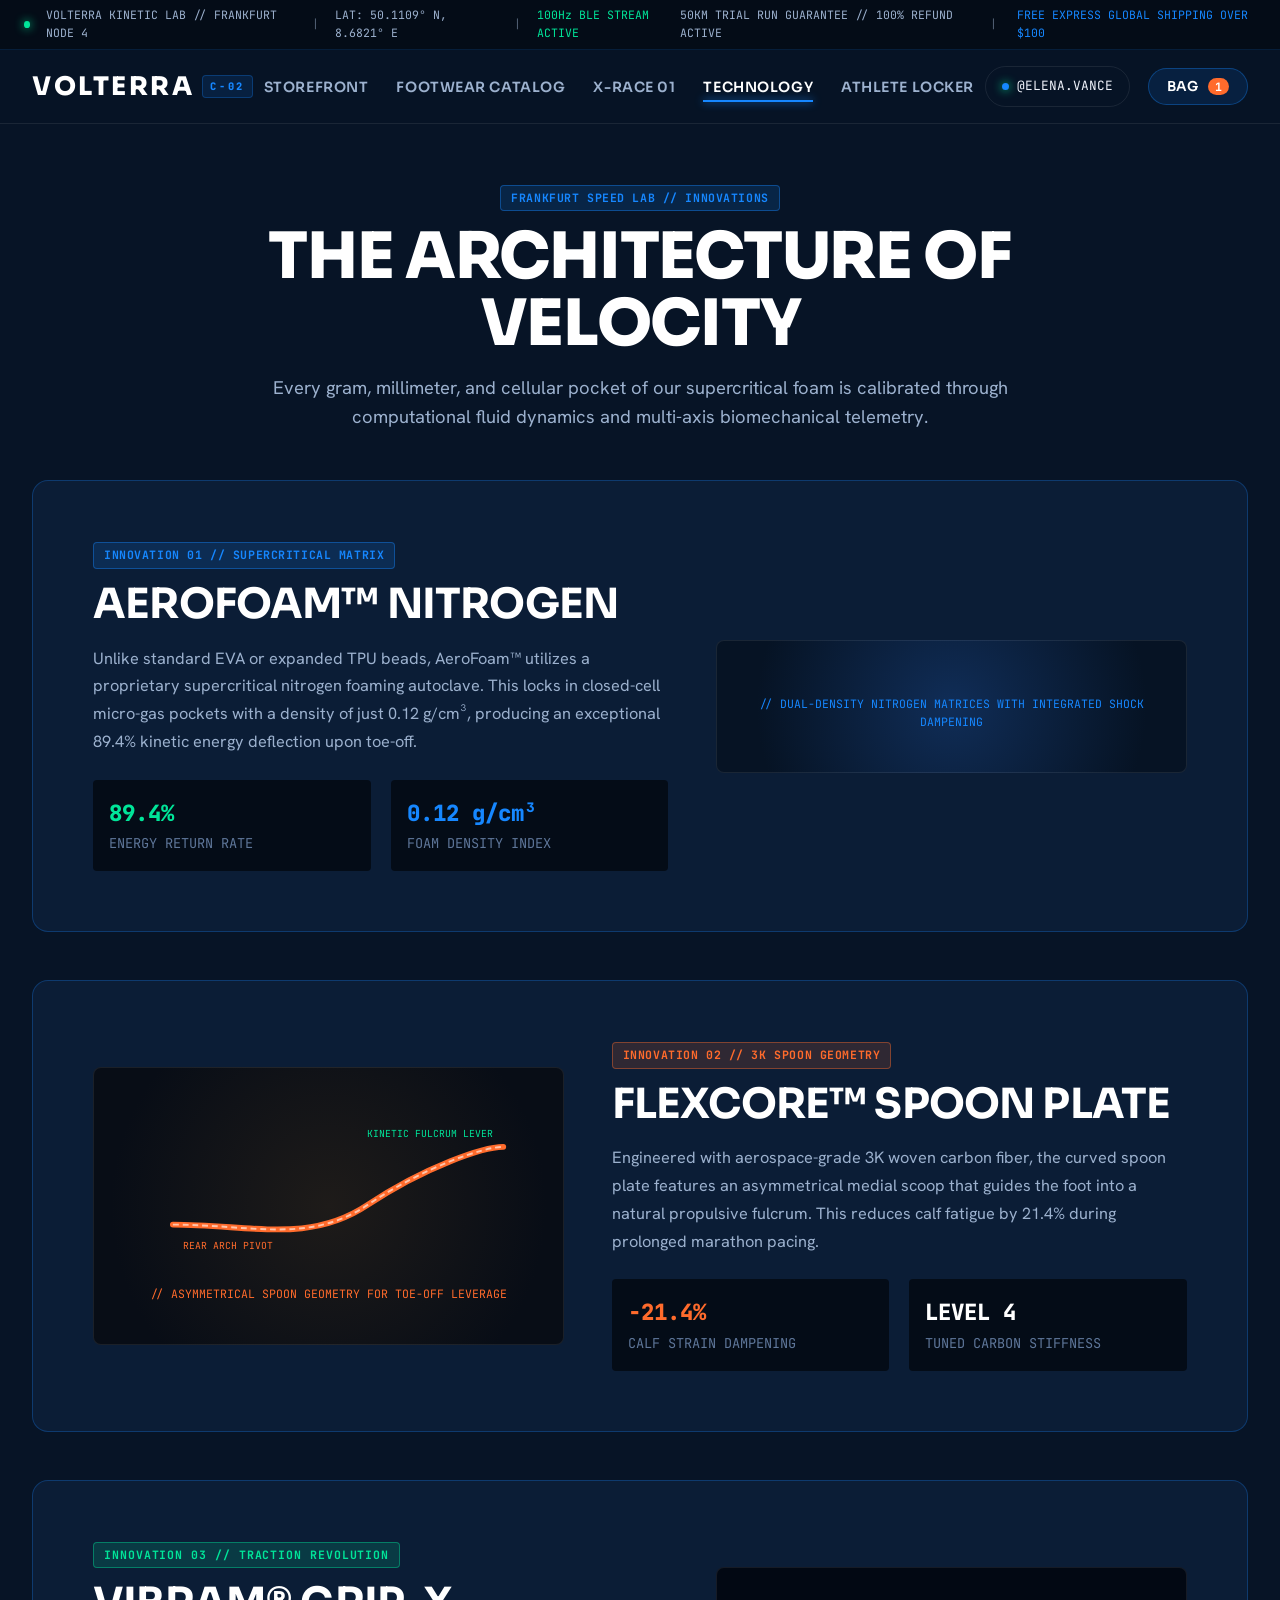
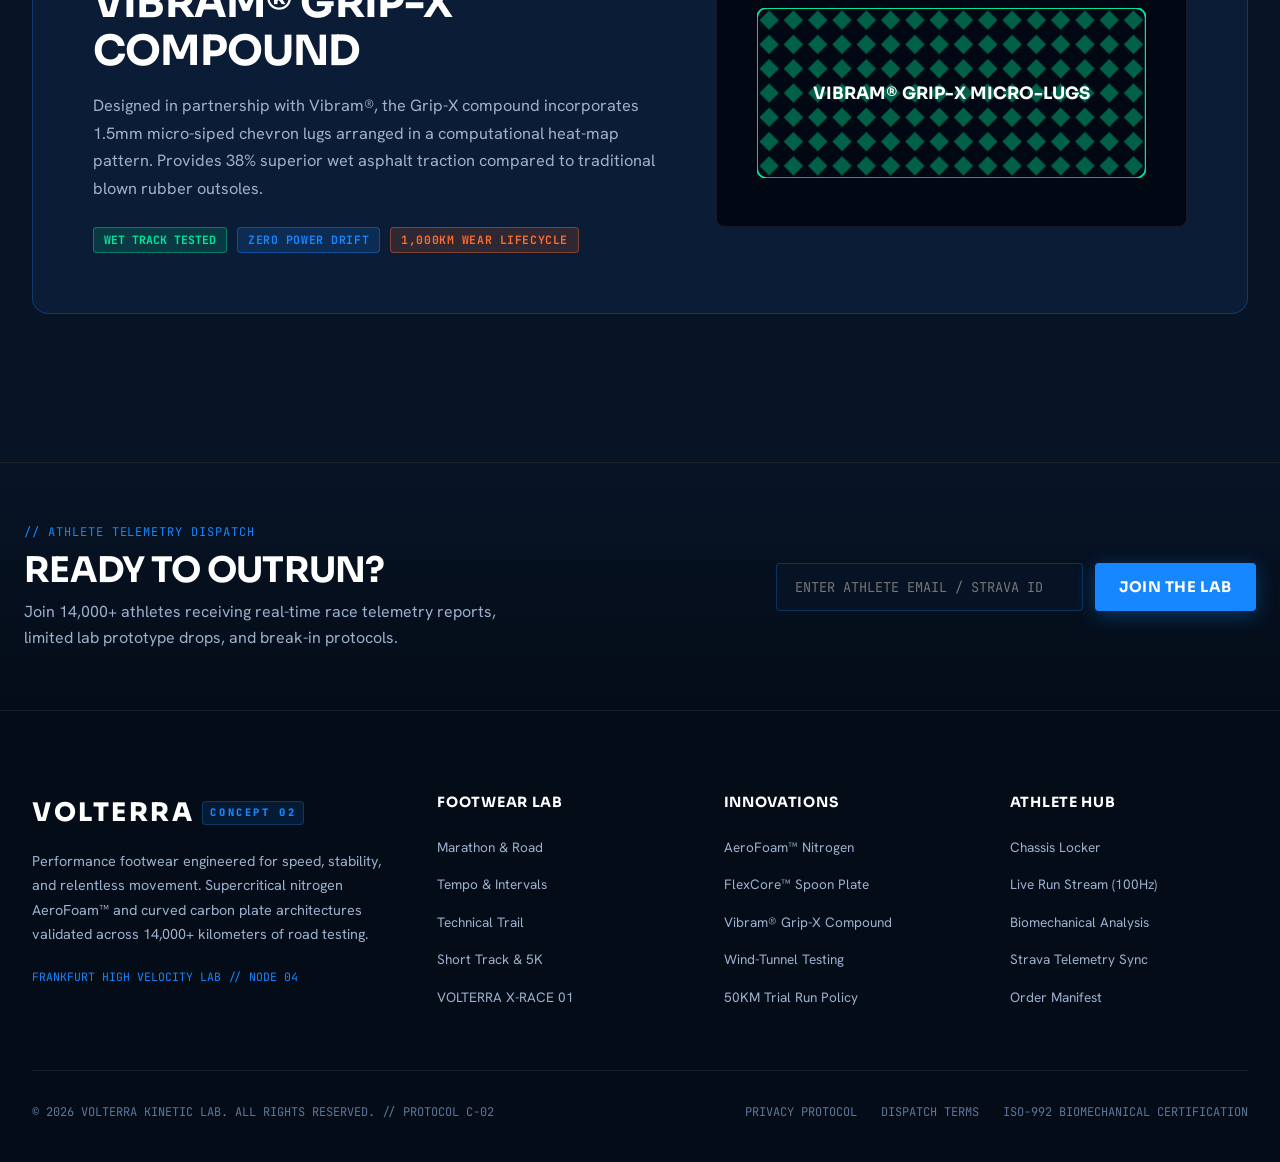
<file: technology.html>
<!DOCTYPE html>
<html lang="en">
<head>
  <meta charset="UTF-8">
  <meta name="viewport" content="width=device-width, initial-scale=1.0">
  <title>VOLTERRA // High Velocity Innovations &amp; Sports Science</title>
  <meta name="description" content="VOLTERRA CONCEPT 02: Built to Outrun. Agency-grade performance footwear engineered with supercritical nitrogen foam and curved carbon propulsion plates.">
  <link rel="stylesheet" href="assets/css/style.css">
  <link rel="stylesheet" href="assets/css/telemetry.css">
</head>
<body>

  <!-- Top Telemetry Ticker -->
  <div class="top-telemetry-ticker">
    <div class="ticker-left">
      <span class="pulse-indicator"></span>
      <span>VOLTERRA KINETIC LAB // FRANKFURT NODE 4</span>
      <span style="opacity: 0.5;">|</span>
      <span>LAT: 50.1109° N, 8.6821° E</span>
      <span style="opacity: 0.5;">|</span>
      <span style="color: var(--volt-green);">100Hz BLE STREAM ACTIVE</span>
    </div>
    <div style="display: flex; gap: 20px; align-items: center;">
      <span>50KM TRIAL RUN GUARANTEE // 100% REFUND ACTIVE</span>
      <span style="opacity: 0.5;">|</span>
      <span style="color: var(--electric-blue);">FREE EXPRESS GLOBAL SHIPPING OVER $100</span>
    </div>
  </div>

  <!-- Primary Site Header -->
  <header class="site-header">
    <div class="header-container">
      <div class="brand-logo-wrap">
        <a href="index.html" class="brand-logo" id="brandLogoLink">
          VOLTERRA
          <span class="brand-badge">C-02</span>
        </a>
      </div>

      <nav>
        <ul class="nav-links">
          <li>
            <a href="index.html" class="nav-link ">Storefront</a>
          </li>
          <li>
            <a href="shop.html" class="nav-link ">Footwear Catalog</a>
          </li>
          <li>
            <a href="product.html" class="nav-link ">X-RACE 01</a>
          </li>
          <li>
            <a href="technology.html" class="nav-link active">Technology</a>
          </li>
          <li>
            <a href="locker.html" class="nav-link ">Athlete Locker</a>
          </li>
        </ul>
      </nav>

      <div class="nav-actions">
        <a href="locker.html" class="action-btn" title="Elena Vance Athlete Profile">
          <span class="pulse-indicator" style="background: var(--electric-blue);"></span>
          <span>@ELENA.VANCE</span>
        </a>

        <button type="button" class="cart-toggle-btn" onclick="VOLTERRA_CART.openDrawer()" aria-label="Open Cart Drawer">
          <span>BAG</span>
          <span class="cart-count-badge">0</span>
        </button>
      </div>
    </div>
  </header>

<main class="tech-page-container">

  <!-- Hero Header -->
  <div style="text-align: center; max-width: 820px; margin: 0 auto 48px;">
    <span class="badge-blue mono-tag">FRANKFURT SPEED LAB // INNOVATIONS</span>
    <h1 style="font-size: clamp(2.4rem, 5vw, 4.2rem); font-weight: 900; color: #ffffff; text-transform: uppercase; margin: 12px 0 16px; line-height: 1.05;">
      THE ARCHITECTURE OF VELOCITY
    </h1>
    <p style="color: var(--text-secondary); font-size: clamp(0.95rem, 2vw, 1.15rem); line-height: 1.6;">
      Every gram, millimeter, and cellular pocket of our supercritical foam is calibrated through computational fluid dynamics and multi-axis biomechanical telemetry.
    </p>
  </div>

  <!-- Tech 01: AeroFoam Nitrogen -->
  <section id="aerofoam" class="tech-feature-card">
    <div class="tech-feature-content">
      <span class="badge-blue mono-tag">INNOVATION 01 // SUPERCRITICAL MATRIX</span>
      <h2 style="font-size: clamp(1.8rem, 3.5vw, 2.6rem); color: #ffffff; text-transform: uppercase; margin: 12px 0 16px;">
        AEROFOAM™ NITROGEN
      </h2>
      <p style="color: var(--text-secondary); font-size: 1.02rem; line-height: 1.7; margin-bottom: 24px;">
        Unlike standard EVA or expanded TPU beads, AeroFoam™ utilizes a proprietary supercritical nitrogen foaming autoclave. This locks in closed-cell micro-gas pockets with a density of just 0.12 g/cm³, producing an exceptional 89.4% kinetic energy deflection upon toe-off.
      </p>

      <div class="tech-submetrics-grid">
        <div style="background: var(--bg-midnight-dark); padding: 16px; border-radius: var(--radius-sm);">
          <div style="color: var(--volt-green); font-size: 1.4rem; font-weight: 800;">89.4%</div>
          <div style="color: var(--text-muted); margin-top: 2px;">ENERGY RETURN RATE</div>
        </div>
        <div style="background: var(--bg-midnight-dark); padding: 16px; border-radius: var(--radius-sm);">
          <div style="color: var(--electric-blue); font-size: 1.4rem; font-weight: 800;">0.12 g/cm³</div>
          <div style="color: var(--text-muted); margin-top: 2px;">FOAM DENSITY INDEX</div>
        </div>
      </div>
    </div>

    <div class="tech-feature-media" style="background: radial-gradient(circle at center, #102d57 0%, #061324 80%); border-radius: var(--radius-md); text-align: center; border: 1px solid var(--border-dark);">
      <script>
        document.write(getShoeSvg('#1687ff', '#ff6b2c'));
      </script>
      <div style="font-family: var(--font-mono); font-size: 0.72rem; color: var(--electric-blue); margin-top: 14px;">
        // DUAL-DENSITY NITROGEN MATRICES WITH INTEGRATED SHOCK DAMPENING
      </div>
    </div>
  </section>

  <!-- Tech 02: FlexCore Carbon Plate -->
  <section id="flexcore" class="tech-feature-card reversed">
    <div class="tech-feature-media" style="background: radial-gradient(circle at center, #1e1b19 0%, #080d16 80%); border-radius: var(--radius-md); text-align: center; border: 1px solid var(--border-dark);">
      <svg viewBox="0 0 400 160" width="100%" height="auto">
        <path d="M 40 120 C 120 120 180 140 240 100 C 300 60 360 40 380 40" stroke="#ff6b2c" stroke-width="6" fill="none" stroke-linecap="round"/>
        <path d="M 40 120 C 120 120 180 140 240 100 C 300 60 360 40 380 40" stroke="#ffffff" stroke-width="2" stroke-dasharray="6 4" fill="none" opacity="0.6"/>
        <text x="50" y="145" fill="#ff6b2c" font-family="'JetBrains Mono'" font-size="10">REAR ARCH PIVOT</text>
        <text x="240" y="30" fill="#00e599" font-family="'JetBrains Mono'" font-size="10">KINETIC FULCRUM LEVER</text>
      </svg>
      <div style="font-family: var(--font-mono); font-size: 0.72rem; color: var(--energy-orange); margin-top: 14px;">
        // ASYMMETRICAL SPOON GEOMETRY FOR TOE-OFF LEVERAGE
      </div>
    </div>

    <div class="tech-feature-content">
      <span class="badge-orange mono-tag">INNOVATION 02 // 3K SPOON GEOMETRY</span>
      <h2 style="font-size: clamp(1.8rem, 3.5vw, 2.6rem); color: #ffffff; text-transform: uppercase; margin: 12px 0 16px;">
        FLEXCORE™ SPOON PLATE
      </h2>
      <p style="color: var(--text-secondary); font-size: 1.02rem; line-height: 1.7; margin-bottom: 24px;">
        Engineered with aerospace-grade 3K woven carbon fiber, the curved spoon plate features an asymmetrical medial scoop that guides the foot into a natural propulsive fulcrum. This reduces calf fatigue by 21.4% during prolonged marathon pacing.
      </p>

      <div class="tech-submetrics-grid">
        <div style="background: var(--bg-midnight-dark); padding: 16px; border-radius: var(--radius-sm);">
          <div style="color: var(--energy-orange); font-size: 1.4rem; font-weight: 800;">-21.4%</div>
          <div style="color: var(--text-muted); margin-top: 2px;">CALF STRAIN DAMPENING</div>
        </div>
        <div style="background: var(--bg-midnight-dark); padding: 16px; border-radius: var(--radius-sm);">
          <div style="color: #ffffff; font-size: 1.4rem; font-weight: 800;">LEVEL 4</div>
          <div style="color: var(--text-muted); margin-top: 2px;">TUNED CARBON STIFFNESS</div>
        </div>
      </div>
    </div>
  </section>

  <!-- Tech 03: Vibram Grip-X Compound -->
  <section id="gripx" class="tech-feature-card">
    <div class="tech-feature-content">
      <span class="badge-volt mono-tag">INNOVATION 03 // TRACTION REVOLUTION</span>
      <h2 style="font-size: clamp(1.8rem, 3.5vw, 2.6rem); color: #ffffff; text-transform: uppercase; margin: 12px 0 16px;">
        VIBRAM® GRIP-X COMPOUND
      </h2>
      <p style="color: var(--text-secondary); font-size: 1.02rem; line-height: 1.7; margin-bottom: 24px;">
        Designed in partnership with Vibram®, the Grip-X compound incorporates 1.5mm micro-siped chevron lugs arranged in a computational heat-map pattern. Provides 38% superior wet asphalt traction compared to traditional blown rubber outsoles.
      </p>

      <div style="display: flex; gap: 10px; font-family: var(--font-mono); font-size: 0.8rem; flex-wrap: wrap;">
        <span class="badge-volt">WET TRACK TESTED</span>
        <span class="badge-blue">ZERO POWER DRIFT</span>
        <span class="badge-orange">1,000KM WEAR LIFECYCLE</span>
      </div>
    </div>

    <div class="tech-feature-media" style="background: #020813; border-radius: var(--radius-md); text-align: center; border: 1px solid var(--border-dark);">
      <svg viewBox="0 0 320 140" width="100%" height="auto">
        <pattern id="lugsPattern" width="20" height="20" patternUnits="userSpaceOnUse">
          <polygon points="10,2 18,10 10,18 2,10" fill="#00e599" opacity="0.4"/>
        </pattern>
        <rect width="320" height="140" fill="url(#lugsPattern)" rx="8" />
        <rect width="320" height="140" fill="none" stroke="#00e599" stroke-width="1.5" rx="8" />
        <text x="160" y="75" fill="#ffffff" font-family="'Sora'" font-weight="bold" font-size="14" text-anchor="middle">VIBRAM® GRIP-X MICRO-LUGS</text>
      </svg>
    </div>
  </section>

</main>

  <!-- Newsletter & Brand Lab Transition Banner -->
  <section style="background: linear-gradient(180deg, var(--bg-deep-navy) 0%, var(--bg-midnight-dark) 100%); padding: 60px 24px; border-top: 1px solid var(--border-dark);">
    <div class="newsletter-banner-box">
      <div>
        <div class="mono-tag" style="color: var(--electric-blue); margin-bottom: 8px;">// ATHLETE TELEMETRY DISPATCH</div>
        <h2 style="font-size: clamp(1.8rem, 4vw, 2.2rem); color: #ffffff; text-transform: uppercase;">READY TO OUTRUN?</h2>
        <p style="color: var(--text-secondary); max-width: 500px; margin-top: 8px;">
          Join 14,000+ athletes receiving real-time race telemetry reports, limited lab prototype drops, and break-in protocols.
        </p>
      </div>

      <form id="newsletterForm" class="newsletter-form-row">
        <input type="email" placeholder="ENTER ATHLETE EMAIL / STRAVA ID" required style="flex-grow: 1; background: #061324; border: 1px solid var(--border-dark-highlight); color: #ffffff; padding: 14px 18px; border-radius: var(--radius-sm); font-family: var(--font-mono); font-size: 0.85rem;">
        <button type="submit" class="btn-primary" style="padding: 14px 24px; white-space: nowrap;">JOIN THE LAB</button>
      </form>
    </div>
  </section>

  <!-- Master Site Footer -->
  <footer class="site-footer">
    <div class="footer-container">
      <div class="footer-top-grid">
        <div class="footer-brand-bio">
          <div class="brand-logo" style="margin-bottom: 14px;">
            VOLTERRA
            <span class="brand-badge">CONCEPT 02</span>
          </div>
          <p>
            Performance footwear engineered for speed, stability, and relentless movement. Supercritical nitrogen AeroFoam™ and curved carbon plate architectures validated across 14,000+ kilometers of road testing.
          </p>
          <div style="margin-top: 20px; font-family: var(--font-mono); font-size: 0.72rem; color: var(--electric-blue);">
            FRANKFURT HIGH VELOCITY LAB // NODE 04
          </div>
        </div>

        <div>
          <div class="footer-col-title">Footwear Lab</div>
          <ul class="footer-links-list">
            <li><a href="shop.html?cat=marathon">Marathon & Road</a></li>
            <li><a href="shop.html?cat=tempo">Tempo & Intervals</a></li>
            <li><a href="shop.html?cat=trail">Technical Trail</a></li>
            <li><a href="shop.html?cat=track">Short Track & 5K</a></li>
            <li><a href="product.html">VOLTERRA X-RACE 01</a></li>
          </ul>
        </div>

        <div>
          <div class="footer-col-title">Innovations</div>
          <ul class="footer-links-list">
            <li><a href="technology.html#aerofoam">AeroFoam™ Nitrogen</a></li>
            <li><a href="technology.html#flexcore">FlexCore™ Spoon Plate</a></li>
            <li><a href="technology.html#gripx">Vibram® Grip-X Compound</a></li>
            <li><a href="technology.html#windtunnel">Wind-Tunnel Testing</a></li>
            <li><a href="technology.html#guarantee">50KM Trial Run Policy</a></li>
          </ul>
        </div>

        <div>
          <div class="footer-col-title">Athlete Hub</div>
          <ul class="footer-links-list">
            <li><a href="locker.html?tab=locker">Chassis Locker</a></li>
            <li><a href="locker.html?tab=activerun">Live Run Stream (100Hz)</a></li>
            <li><a href="locker.html?tab=postrun">Biomechanical Analysis</a></li>
            <li><a href="locker.html?tab=strava">Strava Telemetry Sync</a></li>
            <li><a href="checkout.html">Order Manifest</a></li>
          </ul>
        </div>
      </div>

      <div class="footer-bottom-row">
        <div>© 2026 VOLTERRA KINETIC LAB. ALL RIGHTS RESERVED. // PROTOCOL C-02</div>
        <div style="display: flex; gap: 24px;">
          <span>PRIVACY PROTOCOL</span>
          <span>DISPATCH TERMS</span>
          <span>ISO-992 BIOMECHANICAL CERTIFICATION</span>
        </div>
      </div>
    </div>
  </footer>

  <!-- Mobile Bottom App Navigation Bar -->
  <nav class="mobile-bottom-nav" aria-label="Mobile Navigation">
    <a href="index.html" class="mob-nav-item ">
      <svg viewBox="0 0 24 24" fill="none" stroke="currentColor" stroke-width="2"><path d="M3 9l9-7 9 7v11a2 2 0 0 1-2 2H5a2 2 0 0 1-2-2z"/><polyline points="9 22 9 12 15 12 15 22"/></svg>
      <span>Store</span>
    </a>
    <a href="shop.html" class="mob-nav-item ">
      <svg viewBox="0 0 24 24" fill="none" stroke="currentColor" stroke-width="2"><rect x="2" y="3" width="20" height="14" rx="2" ry="2"/><line x1="8" y1="21" x2="16" y2="21"/><line x1="12" y1="17" x2="12" y2="21"/></svg>
      <span>Catalog</span>
    </a>
    <a href="product.html" class="mob-nav-item ">
      <svg viewBox="0 0 24 24" fill="none" stroke="currentColor" stroke-width="2"><circle cx="12" cy="12" r="10"/><polyline points="12 6 12 12 16 14"/></svg>
      <span>X-Race</span>
    </a>
    <a href="locker.html" class="mob-nav-item ">
      <svg viewBox="0 0 24 24" fill="none" stroke="currentColor" stroke-width="2"><path d="M20 21v-2a4 4 0 0 0-4-4H8a4 4 0 0 0-4 4v2"/><circle cx="12" cy="7" r="4"/></svg>
      <span>Locker</span>
    </a>
    <button type="button" class="mob-nav-item" style="background: none; border: none; cursor: pointer;" onclick="VOLTERRA_CART.openDrawer()">
      <svg viewBox="0 0 24 24" fill="none" stroke="currentColor" stroke-width="2"><circle cx="9" cy="21" r="1"/><circle cx="20" cy="21" r="1"/><path d="M1 1h4l2.68 13.39a2 2 0 0 0 2 1.61h9.72a2 2 0 0 0 2-1.61L23 6H6"/></svg>
      <span>Bag (<span class="cart-count-badge">0</span>)</span>
    </button>
  </nav>

  <!-- Include Cart Drawer & Scripts -->
  <!-- Slide-over Cart Drawer Backdrop -->
<div class="cart-backdrop" id="cartBackdrop">
  <div class="cart-drawer-panel" id="cartDrawerPanel">
    
    <div class="drawer-header">
      <div class="drawer-title">
        <span>BAG / TELEMETRY INDEX</span>
        <span class="badge-blue mono-tag">C-02</span>
      </div>
      <button type="button" class="drawer-close-btn" onclick="VOLTERRA_CART.closeDrawer()" aria-label="Close Bag">✕</button>
    </div>

    <!-- Free Shipping Progress Meter -->
    <div class="free-ship-meter-wrap">
      <div class="meter-text" id="freeShipText">
        <span>⚡ FREE EXPRESS DISPATCH UNLOCKED ($149 / $100 QUALIFIED)</span>
      </div>
      <div class="meter-progress-track">
        <div class="meter-progress-fill" id="freeShipFill" style="width: 100%;"></div>
      </div>
    </div>

    <!-- Cart Items Scroll List -->
    <div class="drawer-items-list" id="drawerItemsList">
      <!-- Injected dynamically by VOLTERRA_CART.updateUI() -->
    </div>

    <!-- Recommended Add-ons -->
    <div style="padding: 16px 24px; background: rgba(4, 12, 23, 0.6); border-top: 1px solid var(--border-dark);">
      <div style="font-family: var(--font-mono); font-size: 0.72rem; color: var(--text-secondary); margin-bottom: 8px;">
        RECOMMENDED RACE DAY ACCESSORIES:
      </div>
      <div style="display: flex; gap: 8px;">
        <button type="button" class="action-btn" style="padding: 6px 12px; font-size: 0.72rem;" onclick="VOLTERRA_CART.addItem({id:'socks', title:'PRO CARBON SOCKS', price:24.00, colors:[{name:'Stealth Carbon', hex:'#1687ff'}]})">
          + PRO SOCKS ($24)
        </button>
        <button type="button" class="action-btn" style="padding: 6px 12px; font-size: 0.72rem;" onclick="VOLTERRA_CART.addItem({id:'flask', title:'SPEED NUTRITION FLASK', price:18.00, colors:[{name:'Aero Cyan', hex:'#00e599'}]})">
          + FLASK ($18)
        </button>
      </div>
    </div>

    <!-- Drawer Footer -->
    <div class="drawer-footer">
      <div class="drawer-summary-row">
        <span>Telemetry Subtotal</span>
        <span id="drawerSubtotal">$0.00</span>
      </div>
      <div class="drawer-summary-row">
        <span>Express Tracked Dispatch</span>
        <span style="color: var(--volt-green);">FREE</span>
      </div>
      <div class="drawer-total-row">
        <span>Total Due</span>
        <span id="drawerTotal">$0.00 USD</span>
      </div>

      <a href="checkout.html" class="btn-primary drawer-checkout-btn">
        PROCEED TO SECURE CHECKOUT →
      </a>

      <div style="margin-top: 14px; text-align: center; font-family: var(--font-mono); font-size: 0.68rem; color: var(--text-muted); display: flex; justify-content: space-around;">
        <span>🔒 256-BIT ENCRYPTION</span>
        <span>50KM TRIAL GUARANTEE</span>
        <span>FREE RETURNS</span>
      </div>
    </div>

  </div>
</div>

  <script src="assets/js/products-data.js"></script>
  <script src="assets/js/cart.js"></script>
  <script src="assets/js/main.js"></script>
  <script src="assets/js/3d-effects.js"></script>
</body>
</html>
</file>
<file: assets/css/style.css>
/* ==========================================================================
   VOLTERRA CONCEPT 02 // "BUILT TO OUTRUN."
   Core Design System & Kinetic Sports Engineering Stylesheet
   Color Tokens: Deep Navy (#071426), Electric Blue (#1687FF), Energy Orange (#FF6B2C)
   ========================================================================== */

@import url('https://fonts.googleapis.com/css2?family=Hanken+Grotesk:ital,wght@0,300..900;1,300..900&family=JetBrains+Mono:wght@400;500;700&family=Sora:wght@300;400;600;700;800&display=swap');

:root {
  /* Color Palette - Midnight Kinetic Lab */
  --bg-deep-navy: #071426;
  --bg-midnight-dark: #040c17;
  --bg-navy-surface: #0b1d36;
  --bg-card-dark: #0f2342;
  --bg-card-hover: #142e54;
  --bg-light-section: #eaf1f8;
  --bg-light-card: #ffffff;
  
  /* Brand Accents */
  --electric-blue: #1687ff;
  --electric-blue-hover: #3ca0ff;
  --electric-blue-glow: rgba(22, 135, 255, 0.35);
  --energy-orange: #ff6b2c;
  --energy-orange-hover: #ff854f;
  --energy-orange-glow: rgba(255, 107, 44, 0.3);
  --volt-green: #00e599;
  --strava-orange: #fc4c02;
  
  /* Text Colors */
  --text-white: #ffffff;
  --text-primary-light: #f0f4fc;
  --text-secondary: #9cb1ce;
  --text-muted: #5e7699;
  --text-dark-primary: #071426;
  --text-dark-secondary: #4a5d78;
  
  /* Technical Borders */
  --border-dark: rgba(255, 255, 255, 0.08);
  --border-dark-highlight: rgba(22, 135, 255, 0.28);
  --border-light: rgba(7, 20, 38, 0.09);
  
  /* Typography */
  --font-headline: 'Sora', sans-serif;
  --font-body: 'Hanken Grotesk', -apple-system, sans-serif;
  --font-mono: 'JetBrains Mono', monospace;
  
  /* Layout Transitions */
  --transition-fast: 0.18s cubic-bezier(0.16, 1, 0.3, 1);
  --transition-smooth: 0.3s cubic-bezier(0.16, 1, 0.3, 1);
  --radius-sm: 4px;
  --radius-md: 8px;
  --radius-lg: 16px;
  --radius-pill: 9999px;
  
  --shadow-elevation: 0 12px 36px -6px rgba(0, 0, 0, 0.35);
  --shadow-glow: 0 0 24px -2px var(--electric-blue-glow);
}

/* Base Resets */
*, *::before, *::after {
  box-sizing: border-box;
  margin: 0;
  padding: 0;
}

html {
  font-size: 16px;
  scroll-behavior: smooth;
  overflow-x: hidden;
  max-width: 100vw;
}

body {
  font-family: var(--font-body);
  background-color: var(--bg-deep-navy);
  color: var(--text-primary-light);
  line-height: 1.6;
  -webkit-font-smoothing: antialiased;
  -moz-osx-font-smoothing: grayscale;
  overflow-x: hidden;
  max-width: 100vw;
}

/* Typography Presets */
h1, h2, h3, h4, h5, h6 {
  font-family: var(--font-headline);
  font-weight: 700;
  letter-spacing: -0.02em;
  line-height: 1.15;
}

.mono-tag {
  font-family: var(--font-mono);
  text-transform: uppercase;
  font-size: 0.75rem;
  letter-spacing: 0.08em;
}

a {
  color: inherit;
  text-decoration: none;
  transition: var(--transition-fast);
}

/* ==========================================================================
   NAVIGATION & TELEMETRY HEADER
   ========================================================================== */
.site-header {
  position: sticky;
  top: 0;
  z-index: 900;
  background: rgba(7, 20, 38, 0.88);
  backdrop-filter: blur(16px);
  -webkit-backdrop-filter: blur(16px);
  border-bottom: 1px solid var(--border-dark);
  transition: var(--transition-smooth);
}

.top-telemetry-ticker {
  background: var(--bg-midnight-dark);
  border-bottom: 1px solid rgba(22, 135, 255, 0.15);
  padding: 6px 24px;
  font-family: var(--font-mono);
  font-size: 0.72rem;
  display: flex;
  justify-content: space-between;
  align-items: center;
  color: var(--text-secondary);
}

.ticker-left {
  display: flex;
  align-items: center;
  gap: 16px;
}

.pulse-indicator {
  display: inline-block;
  width: 7px;
  height: 7px;
  background: var(--volt-green);
  border-radius: 50%;
  box-shadow: 0 0 10px var(--volt-green);
  animation: pulseBeacon 2s infinite ease-in-out;
}

@keyframes pulseBeacon {
  0%, 100% { opacity: 1; transform: scale(1); }
  50% { opacity: 0.4; transform: scale(0.85); }
}

.header-container {
  max-width: 1440px;
  margin: 0 auto;
  padding: 16px 32px;
  display: flex;
  justify-content: space-between;
  align-items: center;
}

.brand-logo-wrap {
  display: flex;
  align-items: center;
  gap: 12px;
}

.brand-logo {
  font-family: var(--font-headline);
  font-size: 1.6rem;
  font-weight: 800;
  letter-spacing: 0.1em;
  color: #ffffff;
  display: flex;
  align-items: center;
  gap: 8px;
}

.brand-badge {
  font-family: var(--font-mono);
  font-size: 0.65rem;
  color: var(--electric-blue);
  background: rgba(22, 135, 255, 0.12);
  padding: 2px 7px;
  border-radius: var(--radius-sm);
  border: 1px solid rgba(22, 135, 255, 0.28);
}

.nav-links {
  display: flex;
  align-items: center;
  list-style: none;
  gap: 28px;
}

.nav-link {
  font-family: var(--font-headline);
  font-size: 0.88rem;
  font-weight: 600;
  letter-spacing: 0.04em;
  text-transform: uppercase;
  color: var(--text-secondary);
  position: relative;
  padding: 6px 0;
}

.nav-link:hover, .nav-link.active {
  color: #ffffff;
}

.nav-link.active::after {
  content: '';
  position: absolute;
  bottom: 0;
  left: 0;
  width: 100%;
  height: 2px;
  background: var(--electric-blue);
  box-shadow: 0 0 8px var(--electric-blue);
}

.nav-actions {
  display: flex;
  align-items: center;
  gap: 18px;
}

.action-btn {
  background: transparent;
  border: 1px solid var(--border-dark);
  color: var(--text-primary-light);
  padding: 9px 16px;
  border-radius: var(--radius-pill);
  font-family: var(--font-mono);
  font-size: 0.8rem;
  cursor: pointer;
  display: flex;
  align-items: center;
  gap: 8px;
  transition: var(--transition-fast);
}

.action-btn:hover {
  border-color: var(--electric-blue);
  background: rgba(22, 135, 255, 0.08);
  color: #ffffff;
}

.cart-toggle-btn {
  position: relative;
  background: rgba(22, 135, 255, 0.12);
  border: 1px solid rgba(22, 135, 255, 0.35);
  color: #ffffff;
  padding: 9px 18px;
  border-radius: var(--radius-pill);
  font-family: var(--font-headline);
  font-weight: 600;
  font-size: 0.85rem;
  cursor: pointer;
  display: flex;
  align-items: center;
  gap: 10px;
  transition: var(--transition-fast);
}

.cart-toggle-btn:hover {
  background: var(--electric-blue);
  box-shadow: var(--shadow-glow);
}

.cart-count-badge {
  background: var(--energy-orange);
  color: #ffffff;
  font-family: var(--font-mono);
  font-size: 0.72rem;
  font-weight: 700;
  padding: 1px 7px;
  border-radius: var(--radius-pill);
}

/* ==========================================================================
   BUTTONS & BADGES
   ========================================================================== */
.btn-primary {
  display: inline-flex;
  align-items: center;
  justify-content: center;
  gap: 10px;
  background: var(--electric-blue);
  color: #ffffff;
  padding: 14px 28px;
  border-radius: var(--radius-sm);
  font-family: var(--font-headline);
  font-weight: 700;
  font-size: 0.92rem;
  letter-spacing: 0.04em;
  text-transform: uppercase;
  border: none;
  cursor: pointer;
  transition: var(--transition-fast);
  box-shadow: 0 4px 20px var(--electric-blue-glow);
}

.btn-primary:hover {
  background: var(--electric-blue-hover);
  transform: translateY(-2px);
  box-shadow: 0 8px 28px rgba(22, 135, 255, 0.55);
}

.btn-secondary {
  display: inline-flex;
  align-items: center;
  justify-content: center;
  gap: 10px;
  background: transparent;
  color: #ffffff;
  padding: 13px 26px;
  border-radius: var(--radius-sm);
  font-family: var(--font-headline);
  font-weight: 700;
  font-size: 0.92rem;
  letter-spacing: 0.04em;
  text-transform: uppercase;
  border: 1px solid var(--border-dark-highlight);
  cursor: pointer;
  transition: var(--transition-fast);
}

.btn-secondary:hover {
  border-color: #ffffff;
  background: rgba(255, 255, 255, 0.05);
}

.btn-orange {
  display: inline-flex;
  align-items: center;
  justify-content: center;
  gap: 10px;
  background: var(--energy-orange);
  color: #ffffff;
  padding: 14px 28px;
  border-radius: var(--radius-sm);
  font-family: var(--font-headline);
  font-weight: 700;
  font-size: 0.92rem;
  text-transform: uppercase;
  letter-spacing: 0.04em;
  border: none;
  cursor: pointer;
  transition: var(--transition-fast);
  box-shadow: 0 4px 20px var(--energy-orange-glow);
}

.btn-orange:hover {
  background: var(--energy-orange-hover);
  transform: translateY(-2px);
  box-shadow: 0 8px 28px rgba(255, 107, 44, 0.55);
}

.badge-orange {
  background: rgba(255, 107, 44, 0.15);
  color: var(--energy-orange);
  border: 1px solid rgba(255, 107, 44, 0.4);
  padding: 3px 10px;
  border-radius: var(--radius-sm);
  font-family: var(--font-mono);
  font-size: 0.72rem;
  font-weight: 700;
  text-transform: uppercase;
  letter-spacing: 0.05em;
  display: inline-flex;
  align-items: center;
  gap: 6px;
}

.badge-blue {
  background: rgba(22, 135, 255, 0.15);
  color: var(--electric-blue);
  border: 1px solid rgba(22, 135, 255, 0.4);
  padding: 3px 10px;
  border-radius: var(--radius-sm);
  font-family: var(--font-mono);
  font-size: 0.72rem;
  font-weight: 700;
  text-transform: uppercase;
  letter-spacing: 0.05em;
  display: inline-flex;
  align-items: center;
  gap: 6px;
}

.badge-volt {
  background: rgba(0, 229, 153, 0.15);
  color: var(--volt-green);
  border: 1px solid rgba(0, 229, 153, 0.4);
  padding: 3px 10px;
  border-radius: var(--radius-sm);
  font-family: var(--font-mono);
  font-size: 0.72rem;
  font-weight: 700;
  text-transform: uppercase;
  display: inline-flex;
  align-items: center;
  gap: 6px;
}

/* ==========================================================================
   HOMEPAGE // CONCEPT 02 STOREFRONT
   ========================================================================== */

/* 1. Hero Section */
.hero-flagship {
  position: relative;
  min-height: 88vh;
  display: flex;
  flex-direction: column;
  justify-content: space-between;
  background: radial-gradient(circle at 75% 40%, #0d284f 0%, #071426 65%, #030a14 100%);
  overflow: hidden;
  padding: 80px 32px 0;
}

.hero-laser-grid {
  position: absolute;
  inset: 0;
  background-image: 
    linear-gradient(rgba(22, 135, 255, 0.06) 1px, transparent 1px),
    linear-gradient(90deg, rgba(22, 135, 255, 0.06) 1px, transparent 1px);
  background-size: 60px 60px;
  pointer-events: none;
}

.hero-main-content {
  max-width: 1440px;
  width: 100%;
  margin: 0 auto;
  display: grid;
  grid-template-columns: 1.1fr 0.9fr;
  align-items: center;
  gap: 48px;
  z-index: 10;
  padding-bottom: 40px;
}

.hero-typography-block {
  max-width: 680px;
}

.hero-badge-row {
  display: flex;
  align-items: center;
  gap: 12px;
  margin-bottom: 24px;
}

.hero-headline {
  font-size: clamp(3.2rem, 7vw, 6.2rem);
  font-weight: 900;
  letter-spacing: -0.03em;
  line-height: 0.95;
  color: #ffffff;
  margin-bottom: 24px;
  text-transform: uppercase;
}

.hero-headline span {
  color: var(--electric-blue);
  text-shadow: 0 0 30px var(--electric-blue-glow);
}

.hero-tagline {
  font-size: 1.25rem;
  color: var(--text-secondary);
  line-height: 1.6;
  margin-bottom: 36px;
  font-weight: 400;
}

.hero-cta-group {
  display: flex;
  align-items: center;
  gap: 20px;
  flex-wrap: wrap;
}

.hero-visual-showcase {
  position: relative;
  display: flex;
  justify-content: center;
  align-items: center;
}

.hero-visual-chassis-stage {
  position: relative;
  width: 100%;
  max-width: 580px;
  aspect-ratio: 4/3;
  display: flex;
  align-items: center;
  justify-content: center;
  perspective: 1200px;
  transform-style: preserve-3d;
  transition: transform 0.25s cubic-bezier(0.16, 1, 0.3, 1);
}

.pedestal-ring {
  position: absolute;
  width: 86%;
  height: 44%;
  bottom: 4%;
  border-radius: 50%;
  border: 2px dashed rgba(22, 135, 255, 0.45);
  box-shadow: 0 0 50px rgba(22, 135, 255, 0.35), inset 0 0 30px rgba(22, 135, 255, 0.2);
  transform: rotateX(65deg);
  animation: rotateRing 22s linear infinite;
  transform-style: preserve-3d;
  pointer-events: none;
}

.pedestal-ring-inner {
  position: absolute;
  width: 66%;
  height: 32%;
  bottom: 10%;
  border-radius: 50%;
  border: 1.5px solid rgba(0, 229, 153, 0.5);
  box-shadow: 0 0 35px rgba(0, 229, 153, 0.25);
  transform: rotateX(65deg);
  animation: rotateRingInner 14s linear infinite;
  pointer-events: none;
}

@keyframes rotateRing {
  from { transform: rotateX(65deg) rotateZ(0deg); }
  to { transform: rotateX(65deg) rotateZ(360deg); }
}

@keyframes rotateRingInner {
  from { transform: rotateX(65deg) rotateZ(360deg); }
  to { transform: rotateX(65deg) rotateZ(0deg); }
}

.hero-scanline-laser {
  position: absolute;
  top: 15%;
  left: 10%;
  width: 80%;
  height: 3px;
  background: linear-gradient(90deg, transparent, var(--electric-blue), #ffffff, var(--volt-green), transparent);
  box-shadow: 0 0 16px var(--electric-blue), 0 0 28px var(--volt-green);
  border-radius: 50%;
  pointer-events: none;
  z-index: 20;
  opacity: 0;
  animation: laserSweep 5.5s cubic-bezier(0.4, 0, 0.2, 1) infinite;
}

@keyframes laserSweep {
  0% { top: 15%; opacity: 0; }
  15% { opacity: 0.95; }
  85% { opacity: 0.95; }
  100% { top: 85%; opacity: 0; }
}

.chassis-floor-reflection {
  position: absolute;
  bottom: -16px;
  width: 78%;
  height: 52px;
  border-radius: 50%;
  background: radial-gradient(ellipse at center, rgba(22, 135, 255, 0.38) 0%, rgba(22, 135, 255, 0.12) 48%, transparent 75%);
  filter: blur(10px);
  transform: rotateX(65deg);
  pointer-events: none;
  z-index: 2;
  animation: reflectionPulse 4s ease-in-out infinite alternate;
}

@keyframes reflectionPulse {
  0% { opacity: 0.55; transform: rotateX(65deg) scale(0.94); }
  100% { opacity: 1; transform: rotateX(65deg) scale(1.06); }
}

.drop-floor-reflection {
  position: absolute;
  bottom: 6px;
  width: 72%;
  height: 36px;
  border-radius: 50%;
  background: radial-gradient(ellipse at center, rgba(22, 135, 255, 0.42) 0%, transparent 72%);
  filter: blur(8px);
  pointer-events: none;
}

.hero-chassis-svg {
  width: 100%;
  height: auto;
  filter: drop-shadow(0 25px 35px rgba(0, 0, 0, 0.7)) drop-shadow(0 0 45px rgba(22, 135, 255, 0.45));
  animation: floatShoe 6s ease-in-out infinite;
  z-index: 5;
}

@keyframes floatShoe {
  0%, 100% { transform: translateY(0px) rotate(-3deg); }
  50% { transform: translateY(-16px) rotate(1deg); }
}

.hero-chassis-img-wrap {
  position: relative;
  width: 100%;
  max-width: 440px;
  margin: 0 auto;
  border-radius: var(--radius-md);
  overflow: hidden;
  box-shadow: 0 25px 60px rgba(0, 0, 0, 0.65), 0 0 40px rgba(22, 135, 255, 0.35);
  border: 1px solid var(--border-dark-highlight);
  transition: transform 0.4s ease, box-shadow 0.4s ease;
  z-index: 5;
  transform-style: preserve-3d;
  animation: floatShoe 6s ease-in-out infinite;
}

.hero-chassis-img-wrap:hover {
  transform: translateY(-8px) scale(1.02);
  box-shadow: 0 30px 75px rgba(0, 0, 0, 0.75), 0 0 55px rgba(22, 135, 255, 0.5);
}

.hero-chassis-img {
  width: 100%;
  height: auto;
  aspect-ratio: 16/10;
  object-fit: cover;
  display: block;
}

.hero-telemetry-hud-bar {
  max-width: 1440px;
  width: 100%;
  margin: 0 auto;
  background: rgba(4, 12, 23, 0.85);
  backdrop-filter: blur(12px);
  border: 1px solid var(--border-dark-highlight);
  border-bottom: none;
  border-radius: var(--radius-md) var(--radius-md) 0 0;
  display: grid;
  grid-template-columns: repeat(4, 1fr);
  padding: 18px 28px;
  gap: 20px;
  z-index: 10;
}

.hud-item {
  border-right: 1px solid var(--border-dark);
  padding-right: 16px;
}

.hud-item:last-child {
  border-right: none;
}

.hud-index {
  font-family: var(--font-mono);
  font-size: 0.72rem;
  color: var(--electric-blue);
  margin-bottom: 2px;
}

.hud-value {
  font-family: var(--font-headline);
  font-size: 1.15rem;
  font-weight: 700;
  color: #ffffff;
}

.hud-sub {
  font-size: 0.72rem;
  color: var(--text-muted);
  font-family: var(--font-mono);
}

/* ==========================================================================
   2. SECTION: SHOP BY SPORT (Light Blue-Gray Section Rhythm)
   ========================================================================== */
.section-light-rhythm {
  background-color: var(--bg-light-section);
  color: var(--text-dark-primary);
  padding: 100px 32px;
}

.section-container {
  max-width: 1440px;
  margin: 0 auto;
}

.section-header-wrap {
  margin-bottom: 48px;
  display: flex;
  justify-content: space-between;
  align-items: flex-end;
  flex-wrap: wrap;
  gap: 20px;
}

.section-subhead-tag {
  font-family: var(--font-mono);
  font-size: 0.78rem;
  color: var(--electric-blue);
  text-transform: uppercase;
  letter-spacing: 0.1em;
  margin-bottom: 8px;
}

.section-title-dark {
  font-size: clamp(2rem, 4vw, 3rem);
  font-weight: 800;
  text-transform: uppercase;
  color: var(--text-dark-primary);
  letter-spacing: -0.02em;
}

.section-title-white {
  font-size: clamp(2rem, 4vw, 3rem);
  font-weight: 800;
  text-transform: uppercase;
  color: #ffffff;
  letter-spacing: -0.02em;
}

.sports-grid {
  display: grid;
  grid-template-columns: repeat(5, 1fr);
  gap: 20px;
}

.sport-panel-card {
  border-radius: var(--radius-sm);
  padding: 28px 24px;
  border: 1px solid var(--border-light);
  display: flex;
  flex-direction: column;
  justify-content: space-between;
  min-height: 290px;
  position: relative;
  overflow: hidden;
  transition: var(--transition-smooth);
  background-size: cover;
  background-position: center;
  color: #ffffff;
}

.sport-panel-card::before {
  content: '';
  position: absolute;
  inset: 0;
  background: linear-gradient(180deg, rgba(7, 20, 38, 0.45) 0%, rgba(4, 12, 23, 0.90) 100%);
  transition: background var(--transition-fast);
  z-index: 1;
}

.sport-panel-card:hover {
  transform: translateY(-8px);
  box-shadow: 0 20px 40px rgba(7, 20, 38, 0.25);
  border-color: var(--electric-blue);
}

.sport-panel-card:hover::before {
  background: linear-gradient(180deg, rgba(7, 20, 38, 0.25) 0%, rgba(4, 12, 23, 0.82) 100%);
}

.sport-panel-card > div {
  position: relative;
  z-index: 2;
}

.sport-code {
  font-family: var(--font-mono);
  font-size: 0.72rem;
  color: var(--volt-green);
  font-weight: 600;
}

.sport-icon-wrap {
  margin: 16px 0;
  color: #ffffff;
}

.sport-name {
  font-family: var(--font-headline);
  font-size: 1.45rem;
  font-weight: 800;
  color: #ffffff;
  margin-bottom: 8px;
  text-shadow: 0 2px 8px rgba(0, 0, 0, 0.6);
}

.sport-desc {
  font-size: 0.85rem;
  color: rgba(255, 255, 255, 0.88);
  line-height: 1.5;
  margin-bottom: 20px;
  text-shadow: 0 1px 4px rgba(0, 0, 0, 0.7);
}

.sport-link {
  font-family: var(--font-headline);
  font-size: 0.78rem;
  font-weight: 700;
  color: var(--electric-blue);
  display: flex;
  align-items: center;
  gap: 6px;
  text-transform: uppercase;
  position: relative;
  z-index: 2;
  text-shadow: 0 1px 4px rgba(0, 0, 0, 0.8);
}

/* ==========================================================================
   3. SECTION: THE NEW DROP // VOLTERRA X-RACE 01
   ========================================================================== */
.section-deep-navy {
  background-color: var(--bg-deep-navy);
  color: var(--text-primary-light);
  padding: 110px 32px;
  position: relative;
}

.featured-drop-grid {
  display: grid;
  grid-template-columns: 1.1fr 0.9fr;
  gap: 60px;
  align-items: center;
  background: var(--bg-navy-surface);
  border: 1px solid var(--border-dark-highlight);
  border-radius: var(--radius-lg);
  padding: 60px;
  box-shadow: var(--shadow-elevation);
}

.drop-visual-stage {
  position: relative;
  background: radial-gradient(circle at center, #102d57 0%, #07152b 75%);
  border-radius: var(--radius-md);
  padding: 40px;
  display: flex;
  flex-direction: column;
  align-items: center;
  border: 1px solid var(--border-dark);
}

.drop-shoe-svg {
  width: 100%;
  max-width: 500px;
  height: auto;
  filter: drop-shadow(0 20px 30px rgba(0, 0, 0, 0.7));
  transition: transform 0.4s ease;
}

.drop-img-container {
  width: 100%;
  max-width: 480px;
  margin: 10px auto 20px;
  border-radius: var(--radius-md);
  overflow: hidden;
  border: 1px solid var(--border-dark-highlight);
  box-shadow: 0 20px 50px rgba(0, 0, 0, 0.6), 0 0 30px rgba(22, 135, 255, 0.25);
  transition: transform 0.4s ease, box-shadow 0.4s ease;
}

.drop-img-container:hover {
  transform: scale(1.03) translateY(-4px);
  box-shadow: 0 25px 60px rgba(0, 0, 0, 0.7), 0 0 45px rgba(22, 135, 255, 0.4);
}

.drop-chassis-img {
  width: 100%;
  height: auto;
  aspect-ratio: 16/10;
  object-fit: cover;
  display: block;
}

.drop-visual-stage:hover .drop-shoe-svg {
  transform: scale(1.04) rotate(-2deg);
}

.drop-telemetry-strip {
  width: 100%;
  display: flex;
  justify-content: space-around;
  border-top: 1px solid var(--border-dark);
  padding-top: 18px;
  margin-top: 24px;
  font-family: var(--font-mono);
  font-size: 0.78rem;
  color: var(--text-secondary);
}

.drop-meta-pill {
  color: var(--volt-green);
  display: flex;
  align-items: center;
  gap: 6px;
}

.drop-info-col h2 {
  font-size: 2.8rem;
  font-weight: 800;
  color: #ffffff;
  margin: 14px 0 16px;
}

.drop-price-row {
  display: flex;
  align-items: baseline;
  gap: 16px;
  margin-bottom: 24px;
}

.drop-price {
  font-family: var(--font-headline);
  font-size: 2.2rem;
  font-weight: 800;
  color: #ffffff;
}

.drop-ship-tag {
  color: var(--volt-green);
  font-family: var(--font-mono);
  font-size: 0.8rem;
}

.drop-description {
  font-size: 1.05rem;
  color: var(--text-secondary);
  line-height: 1.7;
  margin-bottom: 28px;
}

.colorway-selector-block, .size-selector-block {
  margin-bottom: 24px;
}

.selector-label-row {
  display: flex;
  justify-content: space-between;
  margin-bottom: 10px;
  font-family: var(--font-mono);
  font-size: 0.78rem;
  color: var(--text-secondary);
}

.colorway-chips {
  display: flex;
  gap: 12px;
}

.colorway-chip {
  padding: 8px 16px;
  background: var(--bg-midnight-dark);
  border: 1px solid var(--border-dark);
  border-radius: var(--radius-sm);
  font-size: 0.82rem;
  cursor: pointer;
  color: var(--text-secondary);
  transition: var(--transition-fast);
}

.colorway-chip.active, .colorway-chip:hover {
  border-color: var(--electric-blue);
  color: #ffffff;
  background: rgba(22, 135, 255, 0.12);
}

.size-matrix-grid {
  display: grid;
  grid-template-columns: repeat(6, 1fr);
  gap: 8px;
}

.size-btn {
  background: var(--bg-midnight-dark);
  border: 1px solid var(--border-dark);
  color: var(--text-primary-light);
  padding: 10px 0;
  text-align: center;
  font-family: var(--font-mono);
  font-size: 0.85rem;
  border-radius: var(--radius-sm);
  cursor: pointer;
  transition: var(--transition-fast);
}

.size-btn:hover, .size-btn.active {
  border-color: var(--electric-blue);
  background: var(--electric-blue);
  color: #ffffff;
  font-weight: 700;
}

.drop-actions-row {
  display: flex;
  gap: 16px;
  margin-top: 32px;
}

/* ==========================================================================
   4. SECTION: ENGINEERED BY DATA (Midnight Navy Data Vis)
   ========================================================================== */
.section-midnight-data {
  background: #040d1a;
  padding: 110px 32px;
  border-top: 1px solid var(--border-dark);
  border-bottom: 1px solid var(--border-dark);
}

.data-stats-grid {
  display: grid;
  grid-template-columns: repeat(4, 1fr);
  gap: 24px;
  margin-top: 50px;
}

.data-card {
  background: rgba(11, 29, 54, 0.6);
  border: 1px solid var(--border-dark-highlight);
  border-radius: var(--radius-md);
  padding: 36px 28px;
  position: relative;
  overflow: hidden;
}

.data-metric-big {
  font-family: var(--font-headline);
  font-size: 3.4rem;
  font-weight: 800;
  line-height: 1;
  color: #ffffff;
  margin-bottom: 12px;
}

.data-metric-big span {
  color: var(--electric-blue);
}

.data-metric-label {
  font-family: var(--font-headline);
  font-size: 0.95rem;
  font-weight: 700;
  text-transform: uppercase;
  color: #ffffff;
  margin-bottom: 8px;
}

.data-metric-detail {
  font-size: 0.82rem;
  color: var(--text-secondary);
}

.data-graph-snippet {
  margin-top: 20px;
  height: 48px;
  width: 100%;
}

/* ==========================================================================
   5. SECTION: TOP PERFORMERS & PRODUCT CARDS
   ========================================================================== */
.product-cards-grid {
  display: grid;
  grid-template-columns: repeat(4, 1fr);
  gap: 24px;
}

.product-card {
  background: var(--bg-light-card);
  border-radius: var(--radius-sm);
  border: 1px solid var(--border-light);
  overflow: hidden;
  display: flex;
  flex-direction: column;
  transition: var(--transition-smooth);
  position: relative;
}

.product-card:hover {
  transform: translateY(-8px);
  box-shadow: 0 20px 40px rgba(7, 20, 38, 0.12);
}

.product-media-wrap {
  background: #f4f8fc;
  padding: 32px 24px;
  position: relative;
  display: flex;
  align-items: center;
  justify-content: center;
  min-height: 240px;
}

.product-badge-float {
  position: absolute;
  top: 14px;
  left: 14px;
  z-index: 5;
}

.wishlist-float-btn {
  position: absolute;
  top: 14px;
  right: 14px;
  background: rgba(255, 255, 255, 0.85);
  border: 1px solid rgba(0, 0, 0, 0.05);
  width: 34px;
  height: 34px;
  border-radius: 50%;
  display: flex;
  align-items: center;
  justify-content: center;
  cursor: pointer;
  color: #555;
  transition: var(--transition-fast);
  z-index: 5;
}

.wishlist-float-btn:hover, .wishlist-float-btn.active {
  color: #ff3366;
  background: #ffffff;
}

.product-shoe-vector {
  width: 85%;
  height: auto;
  transition: transform 0.3s ease;
}

.card-shoe-media {
  width: 100%;
  height: 190px;
  overflow: hidden;
  border-radius: var(--radius-sm);
  display: flex;
  align-items: center;
  justify-content: center;
}

.product-card-photo {
  width: 100%;
  height: 100%;
  object-fit: cover;
  display: block;
  transition: transform 0.4s ease;
}

.product-card:hover .product-card-photo {
  transform: scale(1.08);
}

.product-card:hover .product-shoe-vector {
  transform: scale(1.06) rotate(-2deg);
}

.product-info-wrap {
  padding: 24px;
  display: flex;
  flex-direction: column;
  flex-grow: 1;
}

.product-meta-row {
  display: flex;
  justify-content: space-between;
  align-items: center;
  margin-bottom: 8px;
}

.product-rating {
  font-size: 0.78rem;
  color: #e67e22;
  font-weight: 600;
}

.product-title {
  font-size: 1.15rem;
  font-weight: 800;
  color: var(--text-dark-primary);
  margin-bottom: 4px;
}

.product-category-sub {
  font-size: 0.82rem;
  color: var(--text-dark-secondary);
  margin-bottom: 12px;
}

.product-specs-chip-bar {
  display: flex;
  gap: 8px;
  font-family: var(--font-mono);
  font-size: 0.72rem;
  color: var(--text-dark-secondary);
  margin-bottom: 18px;
  padding-bottom: 14px;
  border-bottom: 1px solid rgba(0, 0, 0, 0.06);
}

.product-price-action-row {
  display: flex;
  justify-content: space-between;
  align-items: center;
  margin-top: auto;
}

.card-price {
  font-family: var(--font-headline);
  font-size: 1.25rem;
  font-weight: 800;
  color: var(--text-dark-primary);
}

.card-quick-add-btn {
  background: var(--text-dark-primary);
  color: #ffffff;
  border: none;
  padding: 8px 16px;
  border-radius: var(--radius-sm);
  font-family: var(--font-headline);
  font-size: 0.78rem;
  font-weight: 700;
  text-transform: uppercase;
  cursor: pointer;
  transition: var(--transition-fast);
}

.card-quick-add-btn:hover {
  background: var(--electric-blue);
}

/* ==========================================================================
   CART DRAWER (Slide-over component)
   ========================================================================== */
.cart-backdrop {
  position: fixed;
  inset: 0;
  background: rgba(3, 10, 20, 0.78);
  backdrop-filter: blur(8px);
  -webkit-backdrop-filter: blur(8px);
  z-index: 1000;
  opacity: 0;
  visibility: hidden;
  transition: opacity 0.3s ease, visibility 0.3s ease;
}

.cart-backdrop.open {
  opacity: 1;
  visibility: visible;
}

.cart-drawer-panel {
  position: fixed;
  top: 0;
  right: -520px;
  width: 100%;
  max-width: 480px;
  height: 100%;
  background: var(--bg-navy-surface);
  border-left: 1px solid var(--border-dark-highlight);
  z-index: 1001;
  display: flex;
  flex-direction: column;
  transition: right 0.35s cubic-bezier(0.16, 1, 0.3, 1);
  box-shadow: -10px 0 40px rgba(0, 0, 0, 0.6);
}

.cart-backdrop.open .cart-drawer-panel {
  right: 0;
}

.drawer-header {
  padding: 24px;
  border-bottom: 1px solid var(--border-dark);
  display: flex;
  justify-content: space-between;
  align-items: center;
}

.drawer-title {
  font-family: var(--font-headline);
  font-size: 1.1rem;
  font-weight: 700;
  color: #ffffff;
  display: flex;
  align-items: center;
  gap: 10px;
}

.drawer-close-btn {
  background: transparent;
  border: none;
  color: var(--text-secondary);
  font-size: 1.4rem;
  cursor: pointer;
  padding: 4px 8px;
  transition: var(--transition-fast);
}

.drawer-close-btn:hover {
  color: #ffffff;
}

.free-ship-meter-wrap {
  background: var(--bg-midnight-dark);
  padding: 12px 24px;
  border-bottom: 1px solid var(--border-dark);
}

.meter-text {
  font-family: var(--font-mono);
  font-size: 0.75rem;
  color: var(--volt-green);
  margin-bottom: 6px;
  display: flex;
  align-items: center;
  gap: 6px;
}

.meter-progress-track {
  height: 4px;
  background: rgba(255, 255, 255, 0.1);
  border-radius: var(--radius-pill);
  overflow: hidden;
}

.meter-progress-fill {
  height: 100%;
  width: 100%;
  background: linear-gradient(90deg, var(--electric-blue), var(--volt-green));
}

.drawer-items-list {
  flex-grow: 1;
  overflow-y: auto;
  padding: 24px;
  display: flex;
  flex-direction: column;
  gap: 20px;
}

.drawer-empty-msg {
  text-align: center;
  padding: 60px 20px;
  color: var(--text-secondary);
  font-size: 0.95rem;
}

.cart-item-card {
  background: var(--bg-card-dark);
  border: 1px solid var(--border-dark);
  border-radius: var(--radius-sm);
  padding: 16px;
  display: grid;
  grid-template-columns: 80px 1fr;
  gap: 16px;
}

.cart-item-thumb {
  background: var(--bg-midnight-dark);
  border-radius: var(--radius-sm);
  display: flex;
  align-items: center;
  justify-content: center;
  padding: 6px;
}

.cart-item-thumb svg {
  width: 100%;
  height: auto;
}

.cart-item-details {
  display: flex;
  flex-direction: column;
  justify-content: space-between;
}

.cart-item-title {
  font-size: 0.95rem;
  font-weight: 700;
  color: #ffffff;
}

.cart-item-variant {
  font-family: var(--font-mono);
  font-size: 0.75rem;
  color: var(--text-secondary);
}

.cart-item-bottom {
  display: flex;
  justify-content: space-between;
  align-items: center;
  margin-top: 10px;
}

.qty-counter {
  display: flex;
  align-items: center;
  gap: 8px;
  background: var(--bg-midnight-dark);
  border: 1px solid var(--border-dark);
  border-radius: var(--radius-pill);
  padding: 2px 8px;
}

.qty-btn {
  background: transparent;
  border: none;
  color: #ffffff;
  cursor: pointer;
  padding: 2px 6px;
  font-weight: 700;
}

.qty-val {
  font-family: var(--font-mono);
  font-size: 0.8rem;
}

.cart-item-price {
  font-family: var(--font-headline);
  font-weight: 700;
  color: #ffffff;
}

.drawer-footer {
  padding: 24px;
  background: var(--bg-midnight-dark);
  border-top: 1px solid var(--border-dark);
}

.drawer-summary-row {
  display: flex;
  justify-content: space-between;
  font-size: 0.88rem;
  color: var(--text-secondary);
  margin-bottom: 8px;
}

.drawer-total-row {
  display: flex;
  justify-content: space-between;
  font-size: 1.25rem;
  font-weight: 800;
  color: #ffffff;
  margin: 14px 0 20px;
  font-family: var(--font-headline);
}

.drawer-checkout-btn {
  width: 100%;
  padding: 16px;
}

/* ==========================================================================
   FOOTER
   ========================================================================== */
.site-footer {
  background: var(--bg-midnight-dark);
  border-top: 1px solid var(--border-dark);
  color: var(--text-secondary);
  padding: 80px 32px 40px;
}

.footer-container {
  max-width: 1440px;
  margin: 0 auto;
}

.footer-top-grid {
  display: grid;
  grid-template-columns: 1.5fr repeat(3, 1fr);
  gap: 48px;
  padding-bottom: 60px;
  border-bottom: 1px solid var(--border-dark);
}

.footer-brand-bio {
  max-width: 360px;
  font-size: 0.9rem;
  line-height: 1.7;
}

.footer-col-title {
  font-family: var(--font-headline);
  font-size: 0.88rem;
  font-weight: 700;
  text-transform: uppercase;
  color: #ffffff;
  letter-spacing: 0.05em;
  margin-bottom: 20px;
}

.footer-links-list {
  list-style: none;
  display: flex;
  flex-direction: column;
  gap: 12px;
}

.footer-links-list a {
  font-size: 0.85rem;
  color: var(--text-secondary);
}

.footer-links-list a:hover {
  color: var(--electric-blue);
}

.footer-bottom-row {
  display: flex;
  justify-content: space-between;
  align-items: center;
  padding-top: 32px;
  font-family: var(--font-mono);
  font-size: 0.75rem;
  color: var(--text-muted);
}

/* Toast Notification */
.telemetry-toast {
  position: fixed;
  bottom: 28px;
  right: 28px;
  background: var(--bg-navy-surface);
  border: 1px solid var(--electric-blue);
  color: #ffffff;
  padding: 14px 24px;
  border-radius: var(--radius-sm);
  box-shadow: var(--shadow-elevation), 0 0 20px var(--electric-blue-glow);
  display: flex;
  align-items: center;
  gap: 12px;
  z-index: 1200;
  transform: translateY(100px);
  opacity: 0;
  transition: var(--transition-smooth);
}

.telemetry-toast.show {
  transform: translateY(0);
  opacity: 1;
}

/* Base Editorial & Section Grids */
.tech-cards-grid {
  display: grid;
  grid-template-columns: repeat(3, 1fr);
  gap: 32px;
}

.athlete-stories-grid {
  display: grid;
  grid-template-columns: repeat(3, 1fr);
  gap: 28px;
}

/* Technology Diagram & Visual Cards */
.tech-card-visual {
  position: relative;
  width: 100%;
  height: 180px;
  border-radius: var(--radius-sm);
  overflow: hidden;
  margin-bottom: 20px;
  border: 1px solid rgba(7, 20, 38, 0.08);
  box-shadow: 0 4px 14px rgba(7, 20, 38, 0.05);
}

.tech-card-img {
  width: 100%;
  height: 100%;
  object-fit: cover;
  display: block;
  transition: transform 0.4s ease;
}

.tech-card-visual:hover .tech-card-img {
  transform: scale(1.08);
}

.tech-card-metric-badge {
  position: absolute;
  bottom: 10px;
  right: 10px;
  font-family: var(--font-mono);
  font-size: 0.7rem;
  font-weight: 700;
  padding: 4px 8px;
  border-radius: var(--radius-sm);
  box-shadow: 0 4px 10px rgba(0, 0, 0, 0.3);
}

/* Athlete Story Editorial Cards */
.athlete-story-card {
  background: var(--bg-navy-surface);
  border: 1px solid var(--border-dark);
  border-radius: var(--radius-md);
  overflow: hidden;
  display: flex;
  flex-direction: column;
  transition: transform var(--transition-smooth), border-color var(--transition-smooth);
}

.athlete-story-card:hover {
  transform: translateY(-6px);
  border-color: var(--border-dark-highlight);
}

.story-athlete-photo-wrap {
  position: relative;
  width: 100%;
  height: 220px;
  overflow: hidden;
}

.story-athlete-photo {
  width: 100%;
  height: 100%;
  object-fit: cover;
  display: block;
  transition: transform 0.4s ease;
}

.athlete-story-card:hover .story-athlete-photo {
  transform: scale(1.06);
}

.story-badge-float {
  position: absolute;
  bottom: 12px;
  left: 12px;
  font-size: 0.68rem;
  padding: 4px 8px;
}

.story-content-wrap {
  padding: 24px;
  display: flex;
  flex-direction: column;
  justify-content: space-between;
  flex-grow: 1;
}

.speed-lab-dispatch-tile {
  background: radial-gradient(circle at 70% 30%, #15325b 0%, #08162c 80%);
  border: 1px solid var(--border-dark-highlight);
  border-radius: var(--radius-md);
  padding: 48px;
  margin: 48px 0;
  display: grid;
  grid-template-columns: 1.2fr 0.8fr;
  gap: 40px;
  align-items: center;
}

.policy-trial-banner {
  background: rgba(0, 229, 153, 0.08);
  border: 1px solid rgba(0, 229, 153, 0.3);
  border-radius: var(--radius-md);
  padding: 32px 40px;
  display: flex;
  justify-content: space-between;
  align-items: center;
  flex-wrap: wrap;
  gap: 24px;
}

.newsletter-banner-box {
  max-width: 1440px;
  margin: 0 auto;
  display: flex;
  justify-content: space-between;
  align-items: center;
  flex-wrap: wrap;
  gap: 32px;
}

.newsletter-form-row {
  display: flex;
  gap: 12px;
  width: 100%;
  max-width: 480px;
}

/* ==========================================================================
   RESPONSIVE DESIGN SYSTEM & MOBILE ARCHITECTURE
   - Mobile Hero Section: Image First (order: -1), Details Below
   - Product Cards: Strictly 2 Columns on Mobile (repeat(2, 1fr))
   - Touch-optimized targets, horizontal pill scrollers, and compact typography
   ========================================================================== */

/* Mobile Bottom Navigation Bar */
.mobile-bottom-nav {
  display: none;
}

@media (max-width: 1024px) {
  /* Hero Section: Image First, Details Below */
  .hero-main-content {
    display: flex;
    flex-direction: column;
    align-items: center;
    text-align: center;
    gap: 32px;
    padding-bottom: 30px;
  }

  .hero-visual-showcase {
    order: -1; /* Show image FIRST */
    width: 100%;
    max-width: 480px;
    margin: 0 auto;
  }

  .hero-typography-block {
    order: 2; /* Show details SECOND */
    width: 100%;
    max-width: 640px;
    margin: 0 auto;
  }

  .hero-cta-group {
    justify-content: center;
  }

  .sports-grid {
    grid-template-columns: repeat(2, 1fr);
  }

  .featured-drop-grid {
    display: flex;
    flex-direction: column;
    padding: 36px 24px;
    gap: 36px;
  }

  .drop-visual-stage {
    order: -1; /* Drop image first */
    width: 100%;
  }

  .drop-info-col {
    order: 2;
    width: 100%;
  }

  /* Product Cards: 2 Columns */
  .product-cards-grid {
    grid-template-columns: repeat(2, 1fr) !important;
    gap: 16px;
  }

  .data-stats-grid {
    grid-template-columns: repeat(2, 1fr);
  }

  .footer-top-grid {
    grid-template-columns: repeat(2, 1fr);
    gap: 36px;
  }

  .tech-cards-grid {
    grid-template-columns: repeat(2, 1fr);
    gap: 24px;
  }

  .athlete-stories-grid {
    grid-template-columns: repeat(2, 1fr);
    gap: 24px;
  }

  .speed-lab-dispatch-tile {
    grid-template-columns: 1fr;
    padding: 36px 28px;
    gap: 28px;
  }
}

@media (max-width: 768px) {
  /* Site Header & Mobile Nav */
  .site-header {
    padding: 0;
  }

  .header-container {
    padding: 12px 18px;
  }

  .brand-logo {
    font-size: 1.35rem;
  }

  .top-telemetry-ticker {
    display: none; /* Hide ticker on small mobile to maximize viewport */
  }

  .nav-links {
    display: none;
  }

  .nav-actions {
    gap: 10px;
  }

  .nav-actions .action-btn {
    display: none; /* Accessible via mobile bottom nav */
  }

  .cart-toggle-btn {
    padding: 7px 14px;
    font-size: 0.78rem;
  }

  /* Mobile Bottom App Navigation Bar */
  .mobile-bottom-nav {
    display: flex;
    position: fixed;
    bottom: 0;
    left: 0;
    right: 0;
    z-index: 950;
    background: rgba(4, 12, 23, 0.96);
    backdrop-filter: blur(16px);
    -webkit-backdrop-filter: blur(16px);
    border-top: 1px solid var(--border-dark-highlight);
    justify-content: space-around;
    align-items: center;
    padding: 8px 6px calc(8px + env(safe-area-inset-bottom, 0px));
  }

  .mob-nav-item {
    display: flex;
    flex-direction: column;
    align-items: center;
    gap: 3px;
    color: var(--text-muted);
    font-size: 0.65rem;
    font-family: var(--font-headline);
    font-weight: 600;
    text-transform: uppercase;
    text-decoration: none;
    padding: 4px 10px;
    border-radius: var(--radius-sm);
    transition: var(--transition-fast);
  }

  .mob-nav-item.active, .mob-nav-item:hover {
    color: var(--electric-blue);
  }

  .mob-nav-item svg {
    width: 20px;
    height: 20px;
  }

  /* Adjust page bottom padding so content clears bottom nav */
  body {
    padding-bottom: 72px;
  }

  /* Hero Section: Mobile Image First & Compact Details */
  .hero-flagship {
    padding: 32px 16px 0;
    min-height: auto;
  }

  .hero-main-content {
    gap: 20px;
    padding-bottom: 24px;
  }

  .hero-visual-showcase {
    order: -1; /* Image strictly first */
    width: 100%;
    max-width: 380px;
    margin: 0 auto 8px;
  }

  .hero-visual-chassis-stage {
    aspect-ratio: 16/10;
    max-width: 340px;
  }

  .hero-typography-block {
    order: 2; /* Details strictly below image */
  }

  .hero-badge-row {
    justify-content: center;
    margin-bottom: 14px;
  }

  .hero-headline {
    font-size: clamp(2.4rem, 9.5vw, 3.4rem);
    line-height: 0.98;
    margin-bottom: 14px;
  }

  .hero-tagline {
    font-size: 0.95rem;
    line-height: 1.5;
    margin-bottom: 24px;
    padding: 0 4px;
  }

  .hero-cta-group {
    flex-direction: column;
    width: 100%;
    gap: 12px;
  }

  .hero-cta-group .btn-primary,
  .hero-cta-group .btn-secondary {
    width: 100%;
    padding: 14px 20px;
    font-size: 0.88rem;
  }

  /* Telemetry HUD Bar on Mobile */
  .hero-telemetry-hud-bar {
    grid-template-columns: 1fr 1fr;
    gap: 12px;
    padding: 14px 16px;
    border-radius: var(--radius-sm) var(--radius-sm) 0 0;
  }

  .hud-item {
    border-right: none;
    padding-right: 0;
  }

  .hud-item:nth-child(1), .hud-item:nth-child(2) {
    border-bottom: 1px solid var(--border-dark);
    padding-bottom: 10px;
  }

  .hud-value {
    font-size: 0.95rem;
  }

  .hud-index, .hud-sub {
    font-size: 0.65rem;
  }

  /* Section Padding */
  .section-light-rhythm, .section-deep-navy, .section-midnight-data {
    padding: 60px 16px;
  }

  .section-header-wrap {
    margin-bottom: 28px;
  }

  .section-title-dark, .section-title-white {
    font-size: 1.85rem;
  }

  /* Shop by Sport on Mobile */
  .sports-grid {
    grid-template-columns: 1fr;
    gap: 14px;
  }

  .sport-panel-card {
    min-height: auto;
    padding: 22px 18px;
  }

  /* Featured Drop on Mobile: Image First */
  .featured-drop-grid {
    padding: 20px 16px;
    border-radius: var(--radius-md);
  }

  .drop-visual-stage {
    order: -1;
    padding: 20px 12px;
  }

  .drop-info-col {
    order: 2;
  }

  .drop-info-col h2 {
    font-size: 2rem;
  }

  .drop-price {
    font-size: 1.8rem;
  }

  .size-matrix-grid {
    grid-template-columns: repeat(3, 1fr);
  }

  .drop-actions-row {
    flex-direction: column;
    gap: 10px;
  }

  .drop-actions-row button {
    width: 100%;
  }

  /* ==========================================================================
     PRODUCT CARDS: 2 COLUMNS ON MOBILE (Strict Requirement)
     ========================================================================== */
  .product-cards-grid {
    display: grid !important;
    grid-template-columns: repeat(2, 1fr) !important;
    gap: 12px !important;
  }

  .product-card {
    border-radius: var(--radius-sm);
  }

  .product-media-wrap {
    padding: 14px 10px;
    min-height: 140px;
  }

  .product-badge-float {
    top: 6px;
    left: 6px;
    font-size: 0.58rem;
    padding: 2px 5px;
  }

  .wishlist-float-btn {
    top: 6px;
    right: 6px;
    width: 26px;
    height: 26px;
    font-size: 0.75rem;
  }

  .product-info-wrap {
    padding: 12px 10px;
  }

  .product-meta-row {
    margin-bottom: 4px;
  }

  .product-meta-row .mono-tag {
    font-size: 0.6rem;
  }

  .product-rating {
    font-size: 0.68rem;
  }

  .product-title {
    font-size: 0.88rem;
    line-height: 1.25;
    margin-bottom: 2px;
    display: -webkit-box;
    -webkit-line-clamp: 2;
    -webkit-box-orient: vertical;
    overflow: hidden;
  }

  .product-category-sub {
    font-size: 0.68rem;
    margin-bottom: 6px;
    white-space: nowrap;
    overflow: hidden;
    text-overflow: ellipsis;
  }

  .product-specs-chip-bar {
    font-size: 0.58rem;
    gap: 4px;
    margin-bottom: 10px;
    padding-bottom: 6px;
    flex-wrap: wrap;
    line-height: 1.3;
  }

  .product-price-action-row {
    flex-direction: column;
    align-items: flex-start;
    gap: 8px;
  }

  .card-price {
    font-size: 1.05rem;
  }

  .card-quick-add-btn {
    width: 100%;
    padding: 7px 0;
    font-size: 0.68rem;
    text-align: center;
  }

  /* Data Stats on Mobile */
  .data-stats-grid {
    grid-template-columns: 1fr;
    gap: 16px;
  }

  .data-card {
    padding: 24px 20px;
  }

  .data-metric-big {
    font-size: 2.6rem;
  }

  /* Catalog Controls on Mobile */
  .catalog-controls-bar {
    padding: 16px !important;
    gap: 16px !important;
  }

  #disciplineFilterPills {
    overflow-x: auto;
    width: 100%;
    flex-wrap: nowrap !important;
    padding-bottom: 6px;
    -webkit-overflow-scrolling: touch;
    scrollbar-width: none;
  }

  #disciplineFilterPills::-webkit-scrollbar {
    display: none;
  }

  #disciplineFilterPills .action-btn {
    white-space: nowrap;
    padding: 7px 12px;
    font-size: 0.72rem;
  }

  #catalogSearchInput {
    width: 100% !important;
  }

  #catalogSortSelect {
    width: 100% !important;
  }

  /* Technology Breakdown & Stories */
  .footer-top-grid {
    grid-template-columns: 1fr;
    gap: 28px;
  }

  .footer-bottom-row {
    flex-direction: column;
    gap: 10px;
    text-align: center;
  }

  /* Slide-out Drawer on Mobile */
  .cart-drawer-panel {
    max-width: 100%;
    right: -100%;
  }

  .telemetry-toast {
    left: 16px;
    right: 16px;
    bottom: 80px; /* Sits above mobile bottom nav */
    padding: 12px 18px;
  }

  /* Editorial & Policy Responsive Elements */
  .tech-cards-grid {
    grid-template-columns: 1fr;
    gap: 16px;
  }

  .athlete-stories-grid {
    grid-template-columns: 1fr;
    gap: 16px;
  }

  .product-card-photo, .card-shoe-media {
    height: 120px;
  }

  .sport-panel-card {
    min-height: 200px;
    padding: 20px 18px;
  }

  .tech-card-visual {
    height: 150px;
  }

  .story-athlete-photo-wrap {
    height: 180px;
  }

  .drop-img-container {
    max-width: 340px;
  }

  .speed-lab-dispatch-tile {
    grid-template-columns: 1fr;
    padding: 24px 18px;
    margin: 32px 0;
    gap: 20px;
  }

  .policy-trial-banner {
    padding: 20px 16px;
    flex-direction: column;
    align-items: stretch;
    text-align: center;
    gap: 16px;
  }

  .policy-trial-banner a {
    width: 100%;
    text-align: center;
  }

  .newsletter-banner-box {
    flex-direction: column;
    align-items: stretch;
    text-align: center;
    gap: 20px;
  }

  .newsletter-form-row {
    flex-direction: column !important;
    width: 100% !important;
    max-width: 100% !important;
  }

  .newsletter-form-row button {
    width: 100%;
  }
}

@media (max-width: 480px) {
  /* Extra compact spacing for sub-480px devices */
  .product-cards-grid {
    gap: 8px !important;
  }

  .product-media-wrap {
    padding: 10px 6px;
    min-height: 125px;
  }

  .product-info-wrap {
    padding: 10px 8px;
  }

  .product-title {
    font-size: 0.82rem;
  }

  .card-price {
    font-size: 0.95rem;
  }
}

/* ==========================================================================
   DYNAMIC 3D PREFLEX SPECULAR GLARE & REFLECTION OVERLAY
   ========================================================================== */
.card-specular-glare {
  position: absolute;
  inset: 0;
  border-radius: inherit;
  pointer-events: none;
  opacity: 0;
  mix-blend-mode: screen;
  z-index: 15;
  transition: opacity 0.25s ease;
  will-change: background, opacity;
}

.tilt-card-active {
  transform-style: preserve-3d;
  will-change: transform;
}

.tilt-card-active:hover {
  box-shadow: 0 25px 60px rgba(7, 20, 38, 0.28), 0 0 30px rgba(22, 135, 255, 0.15) !important;
}

/* Subtle 3D Layer Pop for Card Children */
.product-card .card-shoe-media {
  transform: translateZ(24px);
  transition: transform 0.35s ease;
}

.product-card:hover .card-shoe-media {
  transform: translateZ(36px) scale(1.04);
}

.product-card .product-badge-float {
  transform: translateZ(32px);
}

.sport-panel-card > div {
  transform: translateZ(20px);
  transition: transform 0.35s ease;
}

.sport-panel-card:hover > div {
  transform: translateZ(30px);
}

/* Staggered Scroll Reveal System */
.reveal-prep {
  opacity: 0;
  transform: translateY(32px) scale(0.985);
  transition: opacity 0.75s cubic-bezier(0.16, 1, 0.3, 1), transform 0.75s cubic-bezier(0.16, 1, 0.3, 1);
  will-change: opacity, transform;
}

.revealed-in {
  opacity: 1 !important;
  transform: translateY(0) scale(1) !important;
}

/* Page Entry Fade-in Animation */
@keyframes pageFadeIn {
  from {
    opacity: 0;
    transform: translateY(6px);
  }
  to {
    opacity: 1;
    transform: translateY(0);
  }
}

body {
  animation: pageFadeIn 0.4s ease-out;
}

/* Smooth Tab Fade & Slide Transitions for Athlete Locker & PDP */
@keyframes tabFadeSlide {
  from {
    opacity: 0;
    transform: translateY(16px) scale(0.99);
  }
  to {
    opacity: 1;
    transform: translateY(0) scale(1);
  }
}

.locker-tab-content.active {
  animation: tabFadeSlide 0.35s cubic-bezier(0.16, 1, 0.3, 1);
}

/* Interactive Colorway Chip Transitions */
.colorway-chip {
  position: relative;
  overflow: hidden;
}

.colorway-chip::after {
  content: '';
  position: absolute;
  top: 0;
  left: -100%;
  width: 100%;
  height: 100%;
  background: linear-gradient(90deg, transparent, rgba(255, 255, 255, 0.2), transparent);
  transition: left 0.4s ease;
}

.colorway-chip:hover::after {
  left: 100%;
}
</file>
<file: assets/css/telemetry.css>
/* ==========================================================================
   VOLTERRA CONCEPT 02 // TELEMETRY & APP COMPONENT STYLES
   Multi-Step Checkout, Dispatch Tracker, Athlete Locker, Oscilloscope & HUD
   ========================================================================== */

/* ==========================================================================
   CHECKOUT PAGE // MULTI-STEP ORDER TELEMETRY
   ========================================================================== */
.checkout-wrapper {
  max-width: 1440px;
  margin: 0 auto;
  padding: 60px 32px 100px;
}

.checkout-grid {
  display: grid;
  grid-template-columns: 1.25fr 0.85fr;
  gap: 48px;
  align-items: start;
}

/* Stepper Progress Bar */
.checkout-stepper {
  display: flex;
  align-items: center;
  justify-content: space-between;
  margin-bottom: 36px;
  background: var(--bg-navy-surface);
  border: 1px solid var(--border-dark);
  border-radius: var(--radius-md);
  padding: 16px 28px;
}

.step-indicator {
  display: flex;
  align-items: center;
  gap: 12px;
  font-family: var(--font-headline);
  font-size: 0.85rem;
  font-weight: 700;
  color: var(--text-muted);
  text-transform: uppercase;
  letter-spacing: 0.05em;
  transition: var(--transition-fast);
}

.step-indicator.active {
  color: #ffffff;
}

.step-indicator.completed {
  color: var(--volt-green);
}

.step-num-pill {
  width: 28px;
  height: 28px;
  border-radius: 50%;
  border: 1px solid currentColor;
  display: flex;
  align-items: center;
  justify-content: center;
  font-family: var(--font-mono);
  font-size: 0.75rem;
}

.step-indicator.active .step-num-pill {
  background: var(--electric-blue);
  border-color: var(--electric-blue);
  color: #ffffff;
  box-shadow: 0 0 12px var(--electric-blue-glow);
}

.step-indicator.completed .step-num-pill {
  background: rgba(0, 229, 153, 0.15);
  border-color: var(--volt-green);
  color: var(--volt-green);
}

.step-arrow-divider {
  color: var(--text-muted);
  font-size: 0.8rem;
}

/* Express Checkout Section */
.express-checkout-box {
  background: var(--bg-midnight-dark);
  border: 1px solid var(--border-dark);
  border-radius: var(--radius-md);
  padding: 24px;
  margin-bottom: 32px;
}

.express-checkout-title {
  font-family: var(--font-mono);
  font-size: 0.75rem;
  color: var(--text-secondary);
  text-transform: uppercase;
  margin-bottom: 14px;
  text-align: center;
}

.express-btns-grid {
  display: grid;
  grid-template-columns: repeat(3, 1fr);
  gap: 12px;
}

.express-btn {
  padding: 12px;
  border-radius: var(--radius-sm);
  border: 1px solid var(--border-dark);
  background: #ffffff;
  color: #000000;
  font-family: var(--font-headline);
  font-weight: 700;
  font-size: 0.85rem;
  display: flex;
  align-items: center;
  justify-content: center;
  cursor: pointer;
  transition: var(--transition-fast);
}

.express-btn.klarna {
  background: #ffb3c7;
  color: #171717;
}

.express-btn:hover {
  transform: translateY(-2px);
  box-shadow: 0 6px 16px rgba(255, 255, 255, 0.15);
}

.divider-with-text {
  display: flex;
  align-items: center;
  margin: 32px 0;
  color: var(--text-muted);
  font-family: var(--font-mono);
  font-size: 0.72rem;
  letter-spacing: 0.08em;
}

.divider-with-text::before,
.divider-with-text::after {
  content: '';
  flex: 1;
  height: 1px;
  background: var(--border-dark);
}

.divider-with-text span {
  padding: 0 16px;
}

/* Checkout Form Cards */
.form-card {
  background: var(--bg-navy-surface);
  border: 1px solid var(--border-dark-highlight);
  border-radius: var(--radius-md);
  padding: 32px;
  margin-bottom: 24px;
}

.form-card-title {
  font-family: var(--font-headline);
  font-size: 1.2rem;
  font-weight: 700;
  color: #ffffff;
  display: flex;
  align-items: center;
  justify-content: space-between;
  margin-bottom: 24px;
  padding-bottom: 14px;
  border-bottom: 1px solid var(--border-dark);
}

.form-group-row {
  display: grid;
  grid-template-columns: 1fr 1fr;
  gap: 16px;
  margin-bottom: 16px;
}

.form-field {
  display: flex;
  flex-direction: column;
  gap: 8px;
  margin-bottom: 16px;
}

.form-field.full {
  grid-column: span 2;
}

.field-label {
  font-family: var(--font-mono);
  font-size: 0.75rem;
  color: var(--text-secondary);
  text-transform: uppercase;
}

.field-input, .field-select {
  background: var(--bg-midnight-dark);
  border: 1px solid var(--border-dark);
  color: #ffffff;
  padding: 13px 16px;
  border-radius: var(--radius-sm);
  font-family: var(--font-body);
  font-size: 0.95rem;
  transition: var(--transition-fast);
}

.field-input:focus, .field-select:focus {
  outline: none;
  border-color: var(--electric-blue);
  box-shadow: 0 0 12px var(--electric-blue-glow);
}

/* Radio Selection Tiles */
.selection-tile {
  background: var(--bg-midnight-dark);
  border: 1px solid var(--border-dark);
  border-radius: var(--radius-sm);
  padding: 18px 20px;
  display: flex;
  align-items: center;
  justify-content: space-between;
  margin-bottom: 12px;
  cursor: pointer;
  transition: var(--transition-fast);
}

.selection-tile:hover, .selection-tile.selected {
  border-color: var(--electric-blue);
  background: rgba(22, 135, 255, 0.08);
}

.selection-tile-left {
  display: flex;
  align-items: center;
  gap: 14px;
}

.tile-title {
  font-weight: 700;
  color: #ffffff;
  font-size: 0.95rem;
  margin-bottom: 2px;
}

.tile-sub {
  font-size: 0.8rem;
  color: var(--text-secondary);
}

.tile-price {
  font-family: var(--font-headline);
  font-weight: 700;
  color: #ffffff;
}

/* Sticky Order Manifest Sidebar */
.order-manifest-sidebar {
  position: sticky;
  top: 100px;
  background: var(--bg-navy-surface);
  border: 1px solid var(--border-dark-highlight);
  border-radius: var(--radius-md);
  padding: 32px;
  box-shadow: var(--shadow-elevation);
}

.manifest-header {
  display: flex;
  justify-content: space-between;
  align-items: center;
  padding-bottom: 18px;
  border-bottom: 1px solid var(--border-dark);
  margin-bottom: 24px;
}

.manifest-title {
  font-family: var(--font-mono);
  font-size: 0.85rem;
  font-weight: 700;
  color: #ffffff;
  letter-spacing: 0.06em;
}

.manifest-item-card {
  display: grid;
  grid-template-columns: 80px 1fr;
  gap: 16px;
  padding: 16px;
  background: var(--bg-midnight-dark);
  border-radius: var(--radius-sm);
  margin-bottom: 20px;
  border: 1px solid var(--border-dark);
}

.manifest-item-thumb {
  display: flex;
  align-items: center;
  justify-content: center;
  background: #091a33;
  border-radius: var(--radius-sm);
  padding: 6px;
}

.manifest-item-title {
  font-weight: 700;
  font-size: 0.95rem;
  color: #ffffff;
}

.manifest-item-spec {
  font-family: var(--font-mono);
  font-size: 0.75rem;
  color: var(--text-secondary);
}

.manifest-item-price {
  font-family: var(--font-headline);
  font-weight: 700;
  color: #ffffff;
  margin-top: 4px;
}

.voucher-input-group {
  display: flex;
  gap: 8px;
  margin: 20px 0;
}

.voucher-input {
  flex-grow: 1;
  background: var(--bg-midnight-dark);
  border: 1px solid var(--border-dark);
  color: #ffffff;
  padding: 11px 14px;
  font-family: var(--font-mono);
  font-size: 0.82rem;
  border-radius: var(--radius-sm);
}

.voucher-btn {
  background: var(--bg-card-dark);
  border: 1px solid var(--border-dark);
  color: #ffffff;
  font-family: var(--font-mono);
  font-weight: 700;
  font-size: 0.8rem;
  padding: 0 16px;
  border-radius: var(--radius-sm);
  cursor: pointer;
  transition: var(--transition-fast);
}

.voucher-btn:hover {
  background: var(--electric-blue);
}

.manifest-cost-summary {
  border-top: 1px solid var(--border-dark);
  padding-top: 18px;
  margin-top: 20px;
}

.cost-row {
  display: flex;
  justify-content: space-between;
  font-size: 0.88rem;
  color: var(--text-secondary);
  margin-bottom: 10px;
}

.cost-row.total {
  font-size: 1.35rem;
  font-weight: 800;
  color: #ffffff;
  font-family: var(--font-headline);
  border-top: 1px solid var(--border-dark);
  padding-top: 16px;
  margin-top: 14px;
}

.guarantee-callout-box {
  margin-top: 24px;
  background: rgba(0, 229, 153, 0.08);
  border: 1px solid rgba(0, 229, 153, 0.28);
  border-radius: var(--radius-sm);
  padding: 16px;
  font-size: 0.82rem;
  color: var(--text-primary-light);
  line-height: 1.6;
}

.trust-badges-bar {
  display: grid;
  grid-template-columns: repeat(3, 1fr);
  gap: 12px;
  margin-top: 24px;
  text-align: center;
  font-family: var(--font-mono);
  font-size: 0.68rem;
  color: var(--text-muted);
}

/* ==========================================================================
   DISPATCH TRACKING & ORDER CONFIRMATION
   ========================================================================== */
.dispatch-hero-banner {
  background: linear-gradient(135deg, #092040 0%, #040d1a 100%);
  border: 1px solid var(--border-dark-highlight);
  border-radius: var(--radius-lg);
  padding: 48px;
  margin-bottom: 40px;
  position: relative;
  overflow: hidden;
}

.dispatch-radar-track {
  display: grid;
  grid-template-columns: repeat(4, 1fr);
  gap: 16px;
  margin: 36px 0;
  position: relative;
}

.dispatch-node {
  background: var(--bg-navy-surface);
  border: 1px solid var(--border-dark);
  border-radius: var(--radius-sm);
  padding: 20px 16px;
  position: relative;
}

.dispatch-node.completed {
  border-color: var(--volt-green);
  background: rgba(0, 229, 153, 0.05);
}

.dispatch-node.active {
  border-color: var(--electric-blue);
  box-shadow: 0 0 20px var(--electric-blue-glow);
}

.node-status-dot {
  width: 10px;
  height: 10px;
  border-radius: 50%;
  margin-bottom: 12px;
  background: var(--text-muted);
}

.dispatch-node.completed .node-status-dot {
  background: var(--volt-green);
  box-shadow: 0 0 8px var(--volt-green);
}

.dispatch-node.active .node-status-dot {
  background: var(--electric-blue);
  animation: pulseBeacon 1.5s infinite;
}

.node-title {
  font-family: var(--font-headline);
  font-weight: 700;
  font-size: 0.88rem;
  color: #ffffff;
  margin-bottom: 4px;
}

.node-sub {
  font-family: var(--font-mono);
  font-size: 0.72rem;
  color: var(--text-secondary);
}

/* ==========================================================================
   ATHLETE COMPANION APP // FLEET LOCKER & LIVE RUN 100HZ
   ========================================================================== */
.locker-container {
  max-width: 1280px;
  margin: 0 auto;
  padding: 40px 24px 100px;
}

.locker-header-bar {
  display: flex;
  justify-content: space-between;
  align-items: center;
  flex-wrap: wrap;
  gap: 20px;
  margin-bottom: 32px;
}

.locker-tabs-nav {
  display: flex;
  background: var(--bg-midnight-dark);
  border: 1px solid var(--border-dark);
  border-radius: var(--radius-pill);
  padding: 4px;
  gap: 4px;
}

.locker-tab-btn {
  background: transparent;
  border: none;
  color: var(--text-secondary);
  font-family: var(--font-headline);
  font-weight: 600;
  font-size: 0.85rem;
  padding: 10px 22px;
  border-radius: var(--radius-pill);
  cursor: pointer;
  transition: var(--transition-fast);
}

.locker-tab-btn.active {
  background: var(--electric-blue);
  color: #ffffff;
  box-shadow: var(--shadow-glow);
}

.locker-tab-content {
  display: none;
}

.locker-tab-content.active {
  display: block;
}

/* Fleet Mileage Summary Matrix */
.fleet-summary-bar {
  background: var(--bg-navy-surface);
  border: 1px solid var(--border-dark);
  border-radius: var(--radius-md);
  padding: 24px 32px;
  display: grid;
  grid-template-columns: repeat(3, 1fr) 1.5fr;
  gap: 24px;
  align-items: center;
  margin-bottom: 36px;
}

/* Rotation Footwear Card */
.chassis-fleet-card {
  background: var(--bg-navy-surface);
  border: 1px solid var(--border-dark);
  border-radius: var(--radius-md);
  padding: 32px;
  margin-bottom: 24px;
  display: grid;
  grid-template-columns: 240px 1fr 280px;
  gap: 32px;
  align-items: center;
  transition: var(--transition-smooth);
}

.chassis-fleet-card:hover {
  border-color: var(--border-dark-highlight);
  box-shadow: 0 12px 30px rgba(0, 0, 0, 0.4);
}

.chassis-media-box {
  background: radial-gradient(circle at center, #102d57 0%, #061324 75%);
  border-radius: var(--radius-sm);
  padding: 20px;
  display: flex;
  align-items: center;
  justify-content: center;
  border: 1px solid var(--border-dark);
}

.break-in-progress-wrap {
  margin: 16px 0;
}

.progress-header {
  display: flex;
  justify-content: space-between;
  font-family: var(--font-mono);
  font-size: 0.75rem;
  color: var(--text-secondary);
  margin-bottom: 6px;
}

.progress-track {
  height: 6px;
  background: var(--bg-midnight-dark);
  border-radius: var(--radius-pill);
  overflow: hidden;
}

.progress-fill {
  height: 100%;
  border-radius: var(--radius-pill);
  background: linear-gradient(90deg, var(--electric-blue), var(--volt-green));
}

/* Live Run HUD Tracking */
.live-run-cockpit {
  background: #020812;
  border: 1px solid var(--border-dark-highlight);
  border-radius: var(--radius-lg);
  padding: 48px;
  text-align: center;
  box-shadow: var(--shadow-elevation);
  position: relative;
  overflow: hidden;
}

.live-pace-display {
  font-family: var(--font-headline);
  font-size: clamp(4.5rem, 12vw, 8.5rem);
  font-weight: 900;
  color: #ffffff;
  line-height: 0.95;
  letter-spacing: -0.04em;
  margin: 20px 0;
}

.live-pace-display span {
  font-size: 2rem;
  color: var(--electric-blue);
  font-family: var(--font-mono);
}

.live-metrics-quad {
  display: grid;
  grid-template-columns: repeat(4, 1fr);
  gap: 20px;
  margin: 40px 0;
}

.live-metric-box {
  background: var(--bg-navy-surface);
  border: 1px solid var(--border-dark);
  border-radius: var(--radius-sm);
  padding: 20px;
}

.run-controls-row {
  display: flex;
  justify-content: center;
  gap: 20px;
  margin-top: 32px;
}

/* Biomechanical Oscilloscope Waveform */
.oscilloscope-box {
  background: #01060e;
  border: 1px solid rgba(22, 135, 255, 0.4);
  border-radius: var(--radius-sm);
  height: 140px;
  position: relative;
  overflow: hidden;
  margin: 20px 0;
}

.oscilloscope-canvas {
  width: 100%;
  height: 100%;
}

/* Telemetry Deep-Dive Modal */
.telemetry-modal-backdrop {
  position: fixed;
  inset: 0;
  background: rgba(2, 6, 14, 0.82);
  backdrop-filter: blur(12px);
  z-index: 1100;
  display: flex;
  align-items: center;
  justify-content: center;
  opacity: 0;
  visibility: hidden;
  transition: opacity 0.3s ease, visibility 0.3s ease;
  padding: 20px;
}

.telemetry-modal-backdrop.open {
  opacity: 1;
  visibility: visible;
}

.telemetry-modal-sheet {
  background: var(--bg-navy-surface);
  border: 1px solid var(--border-dark-highlight);
  border-radius: var(--radius-lg);
  max-width: 780px;
  width: 100%;
  max-height: 90vh;
  overflow-y: auto;
  padding: 36px;
  box-shadow: 0 25px 60px rgba(0, 0, 0, 0.7);
  position: relative;
}

.modal-header-row {
  display: flex;
  justify-content: space-between;
  align-items: center;
  margin-bottom: 24px;
  padding-bottom: 16px;
  border-bottom: 1px solid var(--border-dark);
}

.modal-close-btn {
  background: transparent;
  border: none;
  color: var(--text-secondary);
  font-size: 1.5rem;
  cursor: pointer;
}

.modal-close-btn:hover {
  color: #ffffff;
}

/* Product Detail Page (PDP) Layout */
.pdp-grid-layout {
  display: grid;
  grid-template-columns: 1.2fr 0.8fr;
  gap: 60px;
  align-items: start;
  margin-bottom: 80px;
}

/* PDP Thumbnail Angle Gallery */
.pdp-angle-gallery {
  display: grid;
  grid-template-columns: repeat(5, 1fr);
  gap: 12px;
  margin: 20px 0 32px;
}

.pdp-angle-item {
  background: var(--bg-navy-surface);
  border: 1px solid var(--border-dark);
  border-radius: var(--radius-sm);
  padding: 12px;
  text-align: center;
  cursor: pointer;
  font-family: var(--font-mono);
  font-size: 0.65rem;
  color: var(--text-secondary);
  transition: var(--transition-fast);
}

.pdp-angle-item.active, .pdp-angle-item:hover {
  border-color: var(--electric-blue);
  color: #ffffff;
}

/* PDP Telemetry Specs Barometer */
.pdp-specs-barometer {
  background: var(--bg-navy-surface);
  border: 1px solid var(--border-dark);
  border-radius: var(--radius-md);
  padding: 24px;
  display: grid;
  grid-template-columns: repeat(4, 1fr);
  gap: 16px;
}

/* PDP Biomechanical Matrix Module */
.pdp-matrix-section {
  background: #040c17;
  border: 1px solid var(--border-dark-highlight);
  border-radius: var(--radius-lg);
  padding: 50px 40px;
  margin-bottom: 80px;
}

.pdp-comparison-matrix {
  display: grid;
  grid-template-columns: repeat(4, 1fr);
  gap: 24px;
}

/* Technology Innovations Page */
.tech-page-container {
  max-width: 1440px;
  margin: 0 auto;
  padding: 60px 32px 100px;
}

.tech-feature-card {
  background: var(--bg-navy-surface);
  border: 1px solid var(--border-dark-highlight);
  border-radius: var(--radius-lg);
  padding: 60px;
  margin-bottom: 48px;
  display: grid;
  grid-template-columns: 1.1fr 0.9fr;
  gap: 48px;
  align-items: center;
}

.tech-feature-card.reversed {
  grid-template-columns: 0.9fr 1.1fr;
}

.tech-feature-media {
  padding: 40px;
}

.tech-submetrics-grid {
  display: grid;
  grid-template-columns: 1fr 1fr;
  gap: 20px;
  font-family: var(--font-mono);
  font-size: 0.85rem;
}

/* Confirmation Page Grids */
.confirmation-grid {
  display: grid;
  grid-template-columns: 1.2fr 0.8fr;
  gap: 48px;
  align-items: start;
}

.confirmation-details-grid {
  display: grid;
  grid-template-columns: 1fr 1fr;
  gap: 20px;
  font-size: 0.9rem;
}

/* Checkout Actions Row */
.checkout-actions-row {
  display: flex;
  justify-content: space-between;
  align-items: center;
  margin-top: 28px;
}

/* Locker Athlete Dashboard */
.locker-header-summary {
  display: flex;
  justify-content: space-between;
  align-items: center;
  margin-bottom: 36px;
}

.locker-metrics-grid {
  display: grid;
  grid-template-columns: repeat(4, 1fr);
  gap: 20px;
  margin-bottom: 36px;
}

.locker-biomech-grid {
  display: grid;
  grid-template-columns: repeat(4, 1fr);
  gap: 20px;
}

.locker-tare-checklist {
  display: grid;
  grid-template-columns: repeat(3, 1fr);
  gap: 12px;
  margin: 24px 0;
}

.locker-modal-info {
  display: grid;
  grid-template-columns: 140px 1fr;
  gap: 20px;
  align-items: center;
  background: var(--bg-midnight-dark);
  padding: 20px;
  border-radius: var(--radius-sm);
  margin-bottom: 24px;
}

.locker-modal-stats {
  display: grid;
  grid-template-columns: 1fr 1fr;
  gap: 16px;
  margin-bottom: 24px;
}

/* Responsive adjustments for telemetry */
@media (max-width: 1024px) {
  .pdp-grid-layout {
    display: flex;
    flex-direction: column;
    gap: 36px;
    margin-bottom: 50px;
  }
  .pdp-media-col {
    order: -1; /* Product image FIRST */
    width: 100%;
  }
  .pdp-info-col {
    order: 2; /* Purchasing details SECOND */
    width: 100%;
    padding: 24px 18px !important;
  }

  .checkout-grid {
    grid-template-columns: 1fr;
  }
  .order-manifest-sidebar {
    position: static;
  }
  .dispatch-radar-track {
    grid-template-columns: repeat(2, 1fr);
  }
  .chassis-fleet-card {
    grid-template-columns: 1fr;
  }
  .fleet-summary-bar {
    grid-template-columns: 1fr 1fr;
  }
  .confirmation-grid {
    grid-template-columns: 1fr;
    gap: 32px;
  }
  .pdp-comparison-matrix {
    grid-template-columns: repeat(2, 1fr);
    gap: 16px;
  }
  .locker-metrics-grid,
  .locker-biomech-grid {
    grid-template-columns: repeat(2, 1fr);
    gap: 16px;
  }
}

@media (max-width: 900px) {
  .tech-feature-card, .tech-feature-card.reversed {
    display: flex !important;
    flex-direction: column !important;
    padding: 28px 18px;
    margin-bottom: 28px;
    gap: 24px;
    border-radius: var(--radius-md);
  }
  .tech-feature-media {
    order: -1 !important; /* Image strictly FIRST */
    width: 100%;
    padding: 24px 14px;
  }
  .tech-feature-content {
    order: 2 !important; /* Details strictly SECOND */
    width: 100%;
  }
}

@media (max-width: 768px) {
  .checkout-wrapper {
    padding: 24px 16px 80px;
  }
  .tech-page-container {
    padding: 24px 16px 80px;
  }
  .pdp-specs-barometer {
    grid-template-columns: repeat(2, 1fr);
    gap: 14px;
    padding: 16px 14px;
  }
  .pdp-matrix-section {
    padding: 28px 16px;
    margin-bottom: 40px;
    border-radius: var(--radius-md);
  }
  .pdp-angle-gallery {
    display: flex;
    overflow-x: auto;
    -webkit-overflow-scrolling: touch;
    gap: 8px;
    margin: 14px 0 20px;
    padding-bottom: 6px;
    scrollbar-width: none;
  }
  .pdp-angle-gallery::-webkit-scrollbar {
    display: none;
  }
  .pdp-angle-item {
    flex: 1;
    min-width: 58px;
    padding: 8px 4px;
    font-size: 0.6rem;
    white-space: nowrap;
  }

  .checkout-stepper {
    padding: 12px 14px;
    gap: 4px;
  }
  .step-indicator {
    font-size: 0.7rem;
    gap: 6px;
  }
  .step-num-pill {
    width: 22px;
    height: 22px;
    font-size: 0.65rem;
  }
  .step-arrow-divider {
    font-size: 0.65rem;
  }
  .form-card {
    padding: 20px 16px;
  }
  .order-manifest-sidebar {
    padding: 20px 16px;
  }
  .manifest-item-card {
    grid-template-columns: 60px 1fr;
    gap: 12px;
    padding: 12px;
  }

  /* Locker on Mobile */
  .locker-container {
    padding: 24px 16px 80px;
  }
  .locker-header-summary {
    flex-direction: column;
    align-items: flex-start;
    gap: 16px;
  }
  .locker-header-summary > div:last-child {
    text-align: left !important;
  }
  .locker-tabs-nav {
    overflow-x: auto;
    -webkit-overflow-scrolling: touch;
    width: 100%;
    scrollbar-width: none;
    padding: 3px;
  }
  .locker-tabs-nav::-webkit-scrollbar {
    display: none;
  }
  .locker-tab-btn {
    white-space: nowrap;
    padding: 8px 14px;
    font-size: 0.75rem;
  }
  .live-run-cockpit {
    padding: 24px 16px;
  }
  .live-pace-display {
    font-size: clamp(3.2rem, 14vw, 5rem);
    margin: 14px 0;
  }
  .run-controls-row {
    flex-direction: column;
    gap: 10px;
  }
  .run-controls-row button {
    width: 100%;
  }

  .fleet-summary-bar {
    grid-template-columns: 1fr;
    padding: 20px 16px;
    gap: 16px;
  }
  .chassis-fleet-card {
    padding: 20px 16px;
    gap: 18px;
  }
  .chassis-media-box {
    padding: 12px;
  }

  .telemetry-modal-sheet {
    padding: 24px 16px;
    max-height: 95vh;
  }
}

@media (max-width: 640px) {
  .express-btns-grid {
    grid-template-columns: 1fr;
  }
  .form-group-row {
    grid-template-columns: 1fr;
  }
  .form-field.full {
    grid-column: span 1;
  }
  .dispatch-radar-track {
    grid-template-columns: 1fr;
  }
  .live-metrics-quad {
    grid-template-columns: 1fr 1fr;
  }
  .confirmation-details-grid {
    grid-template-columns: 1fr;
    gap: 16px;
  }
  .checkout-actions-row {
    flex-direction: column-reverse;
    gap: 12px;
    align-items: stretch;
  }
  .checkout-actions-row button,
  .checkout-actions-row a {
    width: 100% !important;
    text-align: center;
    justify-content: center;
  }
  .selection-tile {
    flex-direction: column;
    align-items: flex-start;
    gap: 8px;
  }
  .selection-tile-left {
    width: 100%;
  }
  .locker-tare-checklist {
    grid-template-columns: 1fr;
  }
  .locker-modal-info {
    grid-template-columns: 1fr;
    text-align: center;
  }
  .locker-modal-stats {
    grid-template-columns: 1fr;
  }
}

@media (max-width: 480px) {
  .pdp-comparison-matrix {
    grid-template-columns: 1fr;
    gap: 12px;
  }
  .tech-submetrics-grid {
    grid-template-columns: 1fr;
    gap: 10px;
  }
  .locker-metrics-grid,
  .locker-biomech-grid {
    grid-template-columns: 1fr;
    gap: 12px;
  }
}
</file>
